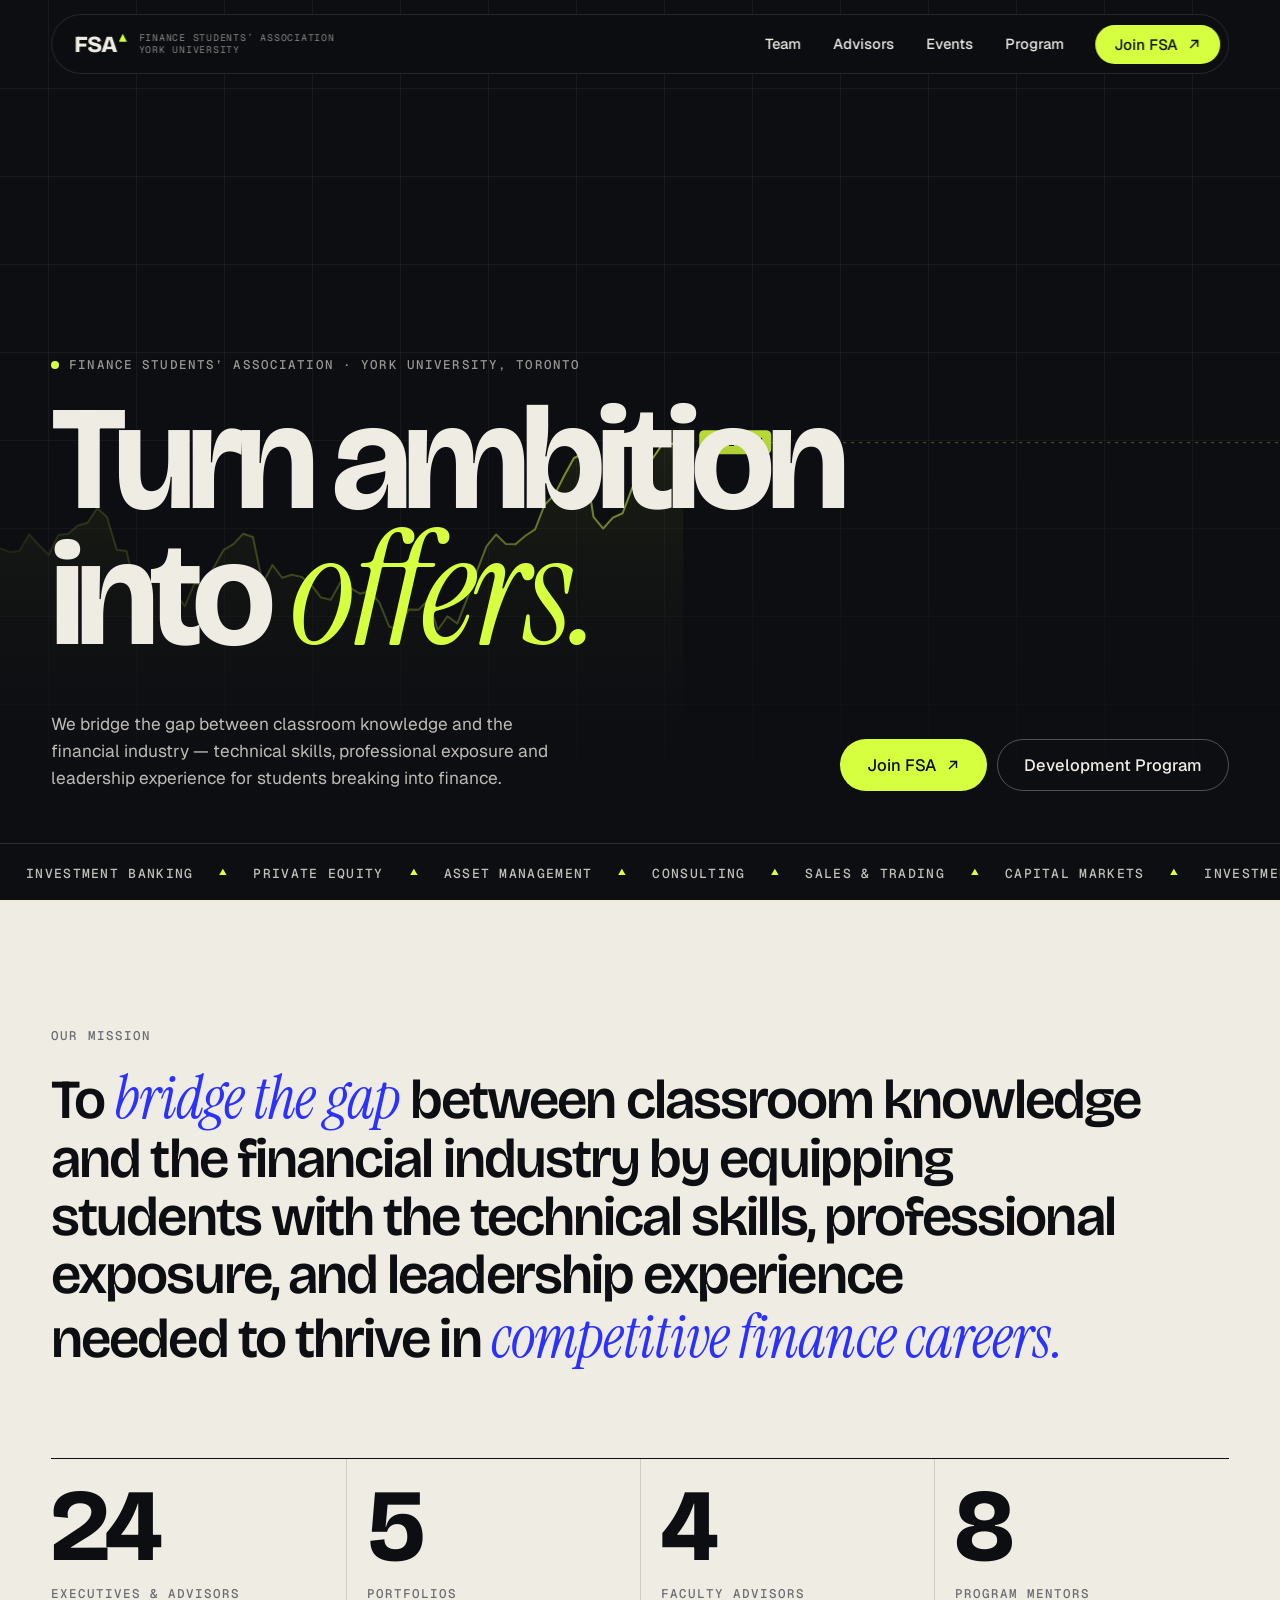
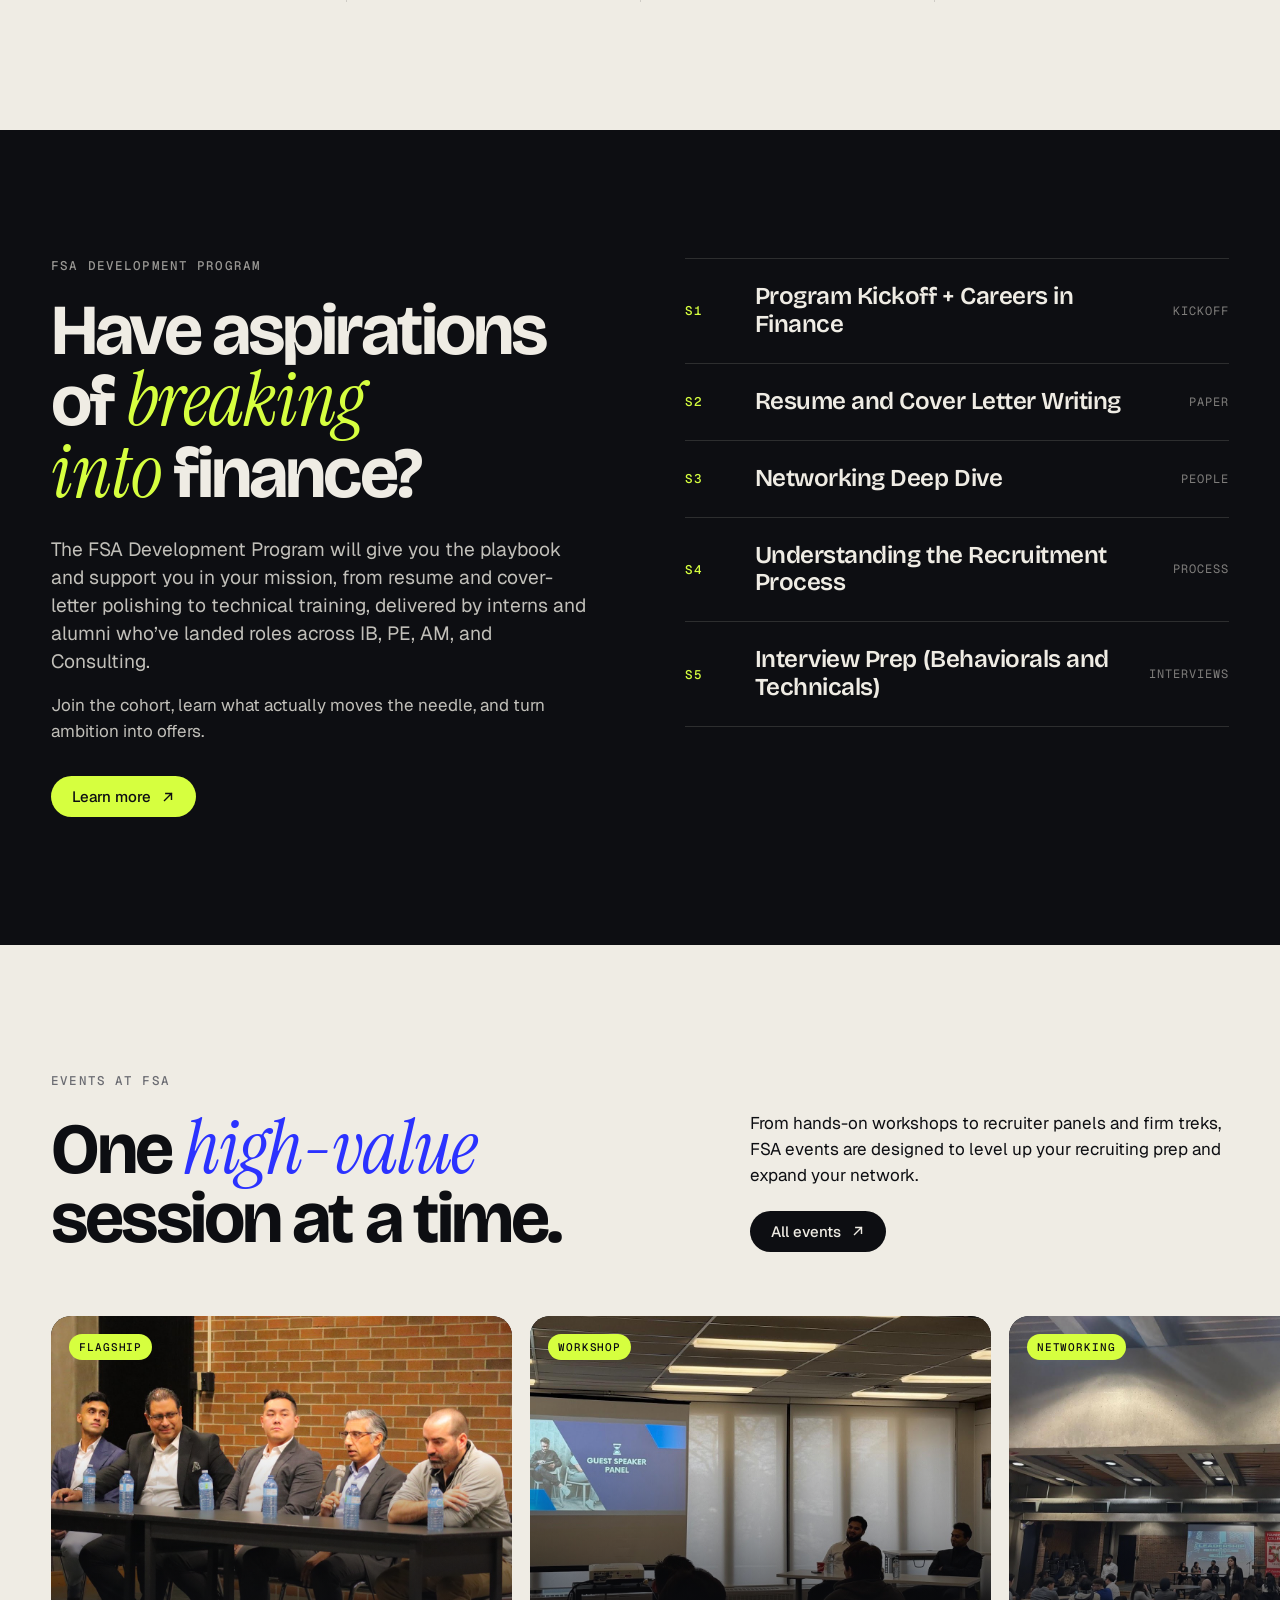
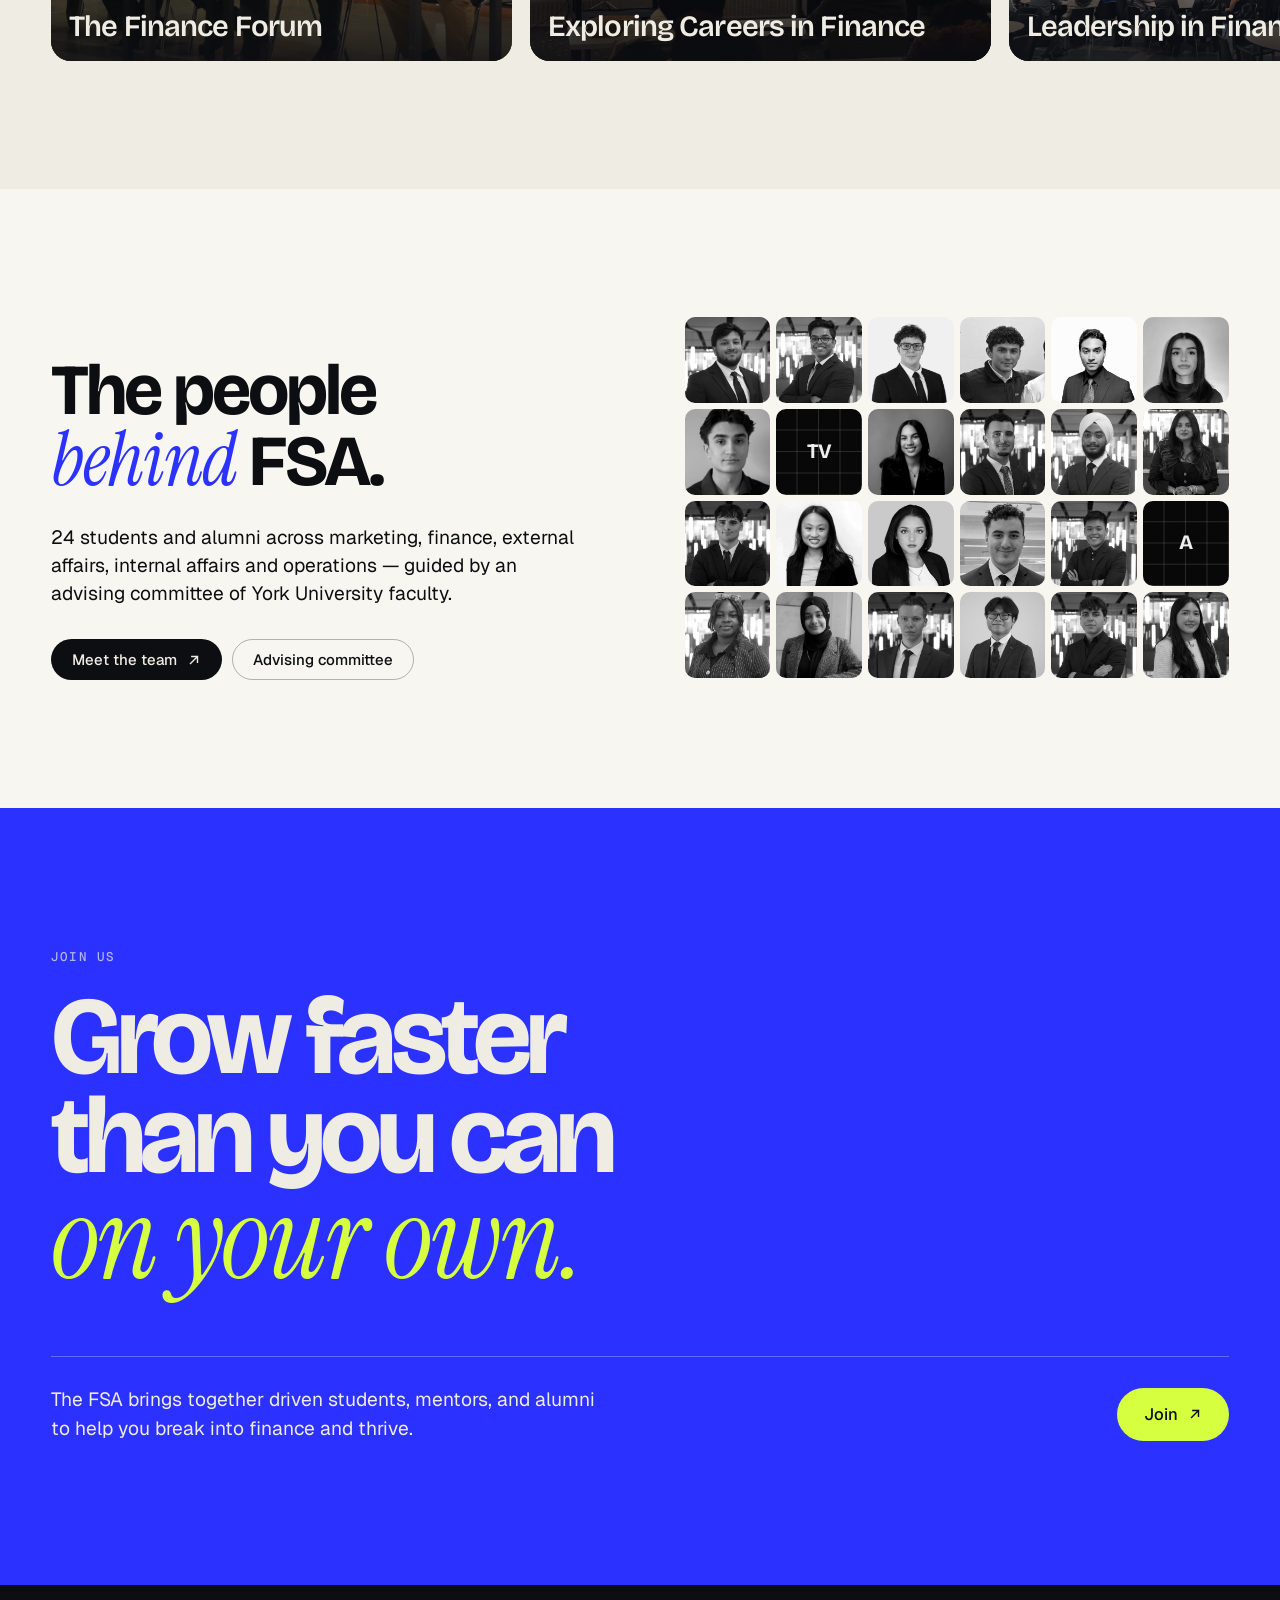
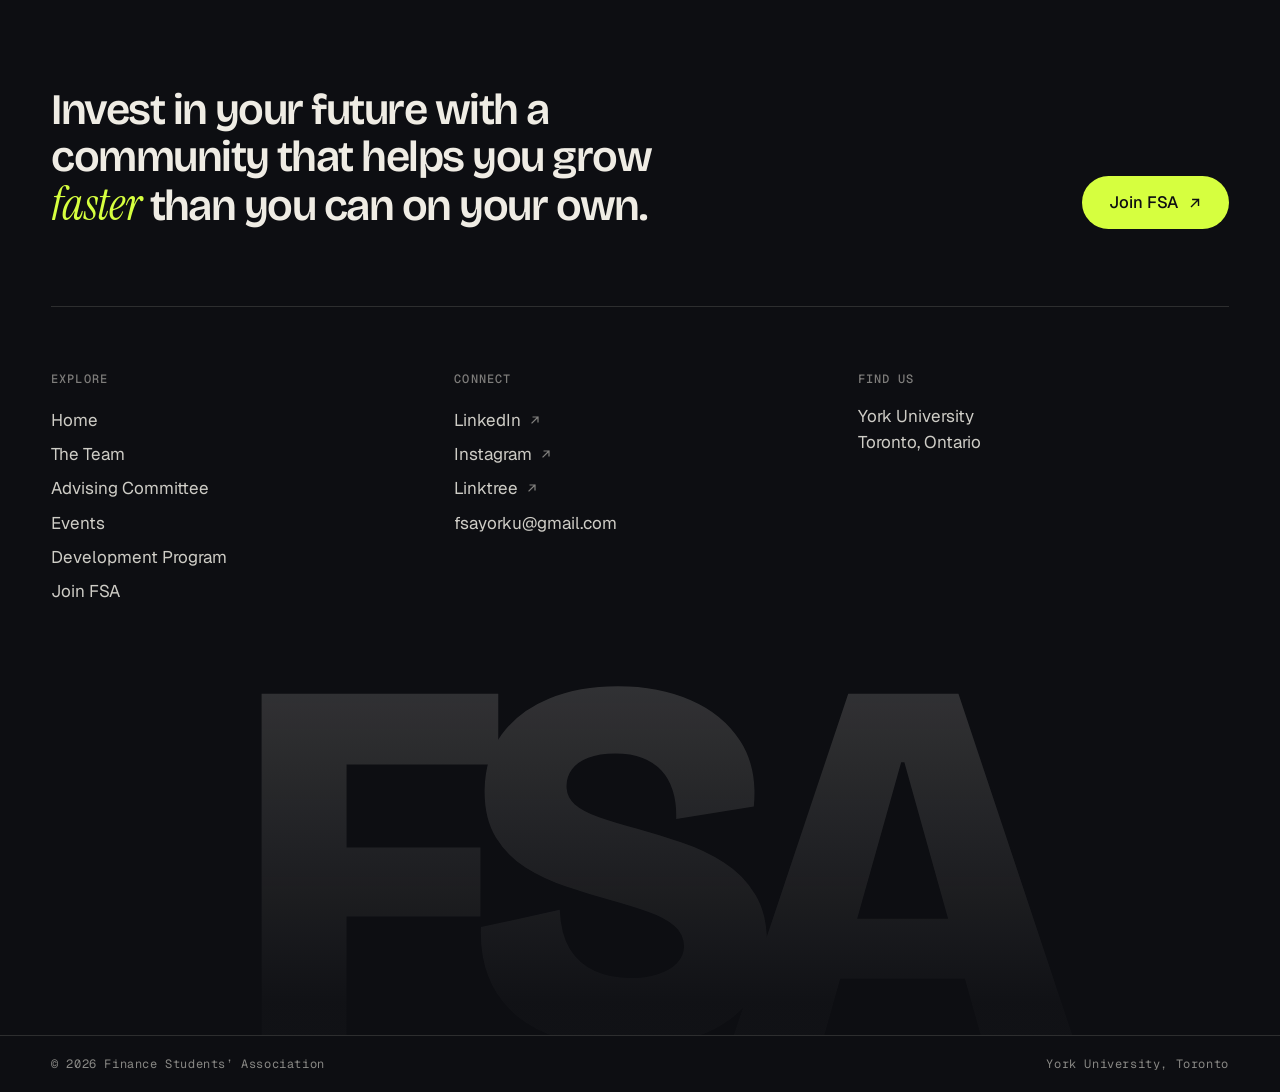
<file: index.html>
<!doctype html>
<html lang="en">
<head>
<meta charset="utf-8">
<meta name="viewport" content="width=device-width, initial-scale=1">
<title>FSA — Finance Students’ Association at York University</title>
<meta name="description" content="To bridge the gap between classroom knowledge and the financial industry by equipping students with the technical skills, professional exposure, and leadership experience needed to thrive in competitive finance careers.">
<meta name="theme-color" content="#0d0e12">
<link rel="icon" href="data:image/svg+xml,%3Csvg xmlns='http://www.w3.org/2000/svg' viewBox='0 0 32 32'%3E%3Crect width='32' height='32' rx='7' fill='%230d0e12'/%3E%3Cpath d='M7 22 13 15l4 4 8-10' fill='none' stroke='%23d6ff3f' stroke-width='3'/%3E%3C/svg%3E">
<link rel="preconnect" href="https://fonts.googleapis.com">
<link rel="preconnect" href="https://fonts.gstatic.com" crossorigin>
<link href="https://fonts.googleapis.com/css2?family=Bricolage+Grotesque:opsz,wght@12..96,400..800&family=Geist:wght@400;500;600&family=Geist+Mono:wght@400;500&family=Instrument+Serif:ital@0;1&display=swap" rel="stylesheet">
<link rel="stylesheet" href="styles.css">
<script>document.documentElement.classList.add('js')</script>
</head>
<body class="page-index">
<a class="skip" href="#main">Skip to content</a>
<header class="nav" id="nav">
  <a class="brand" href="index.html" aria-label="FSA — home"><span class="brand__mark">FSA<i></i></span><span class="brand__sub">Finance Students’ Association<br>York University</span></a>
  <nav class="nav__links" aria-label="Primary">
    <a href="team.html">Team</a><a href="advisors.html">Advisors</a><a href="events.html">Events</a><a href="program.html">Program</a>
  </nav>
  <a class="btn btn--acid nav__cta" href="join.html">Join FSA <svg class="ar" viewBox="0 0 16 16" aria-hidden="true"><path d="M4 12 12 4M5.5 4H12v6.5" fill="none" stroke="currentColor" stroke-width="1.6" stroke-linecap="square"/></svg></a>
  <button class="nav__toggle" aria-expanded="false" aria-controls="menu"><span></span><span></span><b>Menu</b></button>
</header>
<div class="menu" id="menu" hidden>
  <nav aria-label="Mobile">
    <a href="index.html">Home</a>
    <a href="team.html">Team</a><a href="advisors.html">Advisors</a><a href="events.html">Events</a><a href="program.html">Program</a>
    <a href="join.html" class="menu__join">Join FSA <svg class="ar" viewBox="0 0 16 16" aria-hidden="true"><path d="M4 12 12 4M5.5 4H12v6.5" fill="none" stroke="currentColor" stroke-width="1.6" stroke-linecap="square"/></svg></a>
  </nav>
  <p class="menu__foot"><a href="mailto:fsayorku@gmail.com">fsayorku@gmail.com</a> · <a href="https://www.instagram.com/fsayorku/" target="_blank" rel="noopener">Instagram</a> · <a href="https://www.linkedin.com/company/finance-student-association/" target="_blank" rel="noopener">LinkedIn</a></p>
</div>
<main id="main">

<section class="hero">
  <canvas class="hero__chart" id="chart" aria-hidden="true"></canvas>
  <div class="wrap hero__in">
    <p class="kicker"><span class="live"></span>Finance Students’ Association · York University, Toronto</p>
    <h1>Turn ambition<br>into <em>offers.</em></h1>
    <div class="hero__row">
      <p>We bridge the gap between classroom knowledge and the financial industry — technical skills, professional exposure and leadership experience for students breaking into finance.</p>
      <div class="hero__cta">
        <a class="btn btn--acid btn--lg" href="join.html">Join FSA <svg class="ar" viewBox="0 0 16 16" aria-hidden="true"><path d="M4 12 12 4M5.5 4H12v6.5" fill="none" stroke="currentColor" stroke-width="1.6" stroke-linecap="square"/></svg></a>
        <a class="btn btn--line btn--lg" href="program.html">Development Program</a>
      </div>
    </div>
  </div>
  <div class="ticker" aria-hidden="true"><div class="ticker__track"><span>Investment Banking</span><i>▲</i><span>Private Equity</span><i>▲</i><span>Asset Management</span><i>▲</i><span>Consulting</span><i>▲</i><span>Sales &amp; Trading</span><i>▲</i><span>Capital Markets</span><i>▲</i><span>Investment Banking</span><i>▲</i><span>Private Equity</span><i>▲</i><span>Asset Management</span><i>▲</i><span>Consulting</span><i>▲</i><span>Sales &amp; Trading</span><i>▲</i><span>Capital Markets</span><i>▲</i><span>Investment Banking</span><i>▲</i><span>Private Equity</span><i>▲</i><span>Asset Management</span><i>▲</i><span>Consulting</span><i>▲</i><span>Sales &amp; Trading</span><i>▲</i><span>Capital Markets</span><i>▲</i><span>Investment Banking</span><i>▲</i><span>Private Equity</span><i>▲</i><span>Asset Management</span><i>▲</i><span>Consulting</span><i>▲</i><span>Sales &amp; Trading</span><i>▲</i><span>Capital Markets</span><i>▲</i></div></div>
</section>

<section class="sec mission">
  <div class="wrap">
    <p class="kicker rv">Our mission</p>
    <p class="mission__text rv">To <em>bridge the gap</em> between classroom knowledge and the financial industry by equipping students with the technical skills, professional exposure, and leadership experience needed to thrive in <em>competitive finance careers.</em></p>
    <div class="stats"><div class="stat rv"><b data-count="24">24</b><span>Executives &amp; advisors</span></div><div class="stat rv"><b data-count="5">5</b><span>Portfolios</span></div><div class="stat rv"><b data-count="4">4</b><span>Faculty advisors</span></div><div class="stat rv"><b data-count="8">8</b><span>Program mentors</span></div></div>
  </div>
</section>

<section class="sec sec--ink program-teaser">
  <div class="wrap split">
    <div class="split__a">
      <p class="kicker rv">FSA Development Program</p>
      <h2 class="rv">Have aspirations of <em>breaking into</em> finance?</h2>
      <p class="lead rv">The FSA Development Program will give you the playbook and support you in your mission, from resume and cover-letter polishing to technical training, delivered by interns and alumni who’ve landed roles across IB, PE, AM, and Consulting.</p>
      <p class="rv">Join the cohort, learn what actually moves the needle, and turn ambition into offers.</p>
      <a class="btn btn--acid rv" href="program.html">Learn more <svg class="ar" viewBox="0 0 16 16" aria-hidden="true"><path d="M4 12 12 4M5.5 4H12v6.5" fill="none" stroke="currentColor" stroke-width="1.6" stroke-linecap="square"/></svg></a>
    </div>
    <ol class="syl split__b"><li class="rv"><span class="syl__n">S1</span><span class="syl__t">Program Kickoff + Careers in Finance</span><span class="syl__k">Kickoff</span></li><li class="rv"><span class="syl__n">S2</span><span class="syl__t">Resume and Cover Letter Writing</span><span class="syl__k">Paper</span></li><li class="rv"><span class="syl__n">S3</span><span class="syl__t">Networking Deep Dive</span><span class="syl__k">People</span></li><li class="rv"><span class="syl__n">S4</span><span class="syl__t">Understanding the Recruitment Process</span><span class="syl__k">Process</span></li><li class="rv"><span class="syl__n">S5</span><span class="syl__t">Interview Prep (Behaviorals and Technicals)</span><span class="syl__k">Interviews</span></li></ol>
  </div>
</section>

<section class="sec events-teaser">
  <div class="wrap">
    <div class="sec__head">
      <div><p class="kicker rv">Events at FSA</p><h2 class="rv">One <em>high-value</em> session at a time.</h2></div>
      <div class="sec__aside rv"><p>From hands-on workshops to recruiter panels and firm treks, FSA events are designed to level up your recruiting prep and expand your network.</p><a class="btn btn--ink" href="events.html">All events <svg class="ar" viewBox="0 0 16 16" aria-hidden="true"><path d="M4 12 12 4M5.5 4H12v6.5" fill="none" stroke="currentColor" stroke-width="1.6" stroke-linecap="square"/></svg></a></div>
    </div>
  </div>
  <div class="rail"><div class="rail__in"><a class="ecard rv" href="events.html#past"><img src="assets/events/event-1.jpg" alt="" loading="lazy" width="1280" height="960"><span class="tag">Flagship</span><h3>The Finance Forum</h3></a><a class="ecard rv" href="events.html#past"><img src="assets/events/event-2.jpg" alt="" loading="lazy" width="1280" height="960"><span class="tag">Workshop</span><h3>Exploring Careers in Finance</h3></a><a class="ecard rv" href="events.html#past"><img src="assets/events/event-3.jpg" alt="" loading="lazy" width="1280" height="960"><span class="tag">Networking</span><h3>Leadership in Finance</h3></a><a class="ecard rv" href="events.html#past"><img src="assets/events/event-4.jpg" alt="" loading="lazy" width="1280" height="960"><span class="tag">Firm trek</span><h3>FSA × MLSE</h3></a></div></div>
</section>

<section class="sec sec--paper team-teaser">
  <div class="wrap split split--rev">
    <div class="split__a">
      <p class="kicker rv">Executive team 2025 – 2026</p>
      <h2 class="rv">The people <em>behind</em> FSA.</h2>
      <p class="lead rv">24 students and alumni across marketing, finance, external affairs, internal affairs and operations — guided by an advising committee of York University faculty.</p>
      <div class="btns rv"><a class="btn btn--ink" href="team.html">Meet the team <svg class="ar" viewBox="0 0 16 16" aria-hidden="true"><path d="M4 12 12 4M5.5 4H12v6.5" fill="none" stroke="currentColor" stroke-width="1.6" stroke-linecap="square"/></svg></a><a class="btn btn--line-ink" href="advisors.html">Advising committee</a></div>
    </div>
    <a class="faces split__b rv" href="team.html" aria-label="Meet the team"><img src="assets/team/essa-ahmed-ansari.jpg" alt="" loading="lazy" width="160" height="160"><img src="assets/team/davidson-ajay.jpg" alt="" loading="lazy" width="160" height="160"><img src="assets/team/kevin-khanim-mooshy.jpg" alt="" loading="lazy" width="160" height="160"><img src="assets/team/cyrus-naumoski.jpg" alt="" loading="lazy" width="160" height="160"><img src="assets/team/fadil-siddiqui.jpg" alt="" loading="lazy" width="160" height="160"><img src="assets/team/lara-abughazal.jpg" alt="" loading="lazy" width="160" height="160"><img src="assets/team/jaiden-katsoras.jpg" alt="" loading="lazy" width="160" height="160"><span class="mono-tile">TV</span><img src="assets/team/kim-tai-franco.jpg" alt="" loading="lazy" width="160" height="160"><img src="assets/team/adam-jaffar.jpg" alt="" loading="lazy" width="160" height="160"><img src="assets/team/bhuvanjot-arneja.jpg" alt="" loading="lazy" width="160" height="160"><img src="assets/team/reet-sharma.jpg" alt="" loading="lazy" width="160" height="160"><img src="assets/team/vladislav-moisei.jpg" alt="" loading="lazy" width="160" height="160"><img src="assets/team/melissa-lam.jpg" alt="" loading="lazy" width="160" height="160"><img src="assets/team/jahra-islam.jpg" alt="" loading="lazy" width="160" height="160"><img src="assets/team/shervin-maadani.jpg" alt="" loading="lazy" width="160" height="160"><img src="assets/team/brandon.jpg" alt="" loading="lazy" width="160" height="160"><span class="mono-tile">A</span><img src="assets/team/deborah-george-nsoribe.jpg" alt="" loading="lazy" width="160" height="160"><img src="assets/team/nuzaira-aruba-azad.jpg" alt="" loading="lazy" width="160" height="160"><img src="assets/team/vladsylav-kalnauz.jpg" alt="" loading="lazy" width="160" height="160"><img src="assets/team/hangthirith-tek.jpg" alt="" loading="lazy" width="160" height="160"><img src="assets/team/michael-di-luca.jpg" alt="" loading="lazy" width="160" height="160"><img src="assets/team/tabish-mohamad-hashram.jpg" alt="" loading="lazy" width="160" height="160"></a>
  </div>
</section>

<section class="join-band">
  <div class="wrap">
    <p class="kicker rv">Join us</p>
    <h2 class="rv">Grow faster than you can <em>on your own.</em></h2>
    <div class="join-band__row rv">
      <p>The FSA brings together driven students, mentors, and alumni to help you break into finance and thrive.</p>
      <a class="btn btn--acid btn--lg" href="join.html">Join <svg class="ar" viewBox="0 0 16 16" aria-hidden="true"><path d="M4 12 12 4M5.5 4H12v6.5" fill="none" stroke="currentColor" stroke-width="1.6" stroke-linecap="square"/></svg></a>
    </div>
  </div>
</section>
</main>
<footer class="foot">
  <div class="wrap">
    <div class="foot__top">
      <p class="foot__pitch">Invest in your future with a community that helps you grow <em>faster</em> than you can on your own.</p>
      <a class="btn btn--acid btn--lg" href="join.html">Join FSA <svg class="ar" viewBox="0 0 16 16" aria-hidden="true"><path d="M4 12 12 4M5.5 4H12v6.5" fill="none" stroke="currentColor" stroke-width="1.6" stroke-linecap="square"/></svg></a>
    </div>
    <div class="foot__cols">
      <div><h4>Explore</h4><a href="index.html">Home</a><a href="team.html">The Team</a><a href="advisors.html">Advising Committee</a><a href="events.html">Events</a><a href="program.html">Development Program</a><a href="join.html">Join FSA</a></div>
      <div><h4>Connect</h4><a href="https://www.linkedin.com/company/finance-student-association/" target="_blank" rel="noopener">LinkedIn <svg class="ar" viewBox="0 0 16 16" aria-hidden="true"><path d="M4 12 12 4M5.5 4H12v6.5" fill="none" stroke="currentColor" stroke-width="1.6" stroke-linecap="square"/></svg></a><a href="https://www.instagram.com/fsayorku/" target="_blank" rel="noopener">Instagram <svg class="ar" viewBox="0 0 16 16" aria-hidden="true"><path d="M4 12 12 4M5.5 4H12v6.5" fill="none" stroke="currentColor" stroke-width="1.6" stroke-linecap="square"/></svg></a><a href="https://linktr.ee/FSAYU" target="_blank" rel="noopener">Linktree <svg class="ar" viewBox="0 0 16 16" aria-hidden="true"><path d="M4 12 12 4M5.5 4H12v6.5" fill="none" stroke="currentColor" stroke-width="1.6" stroke-linecap="square"/></svg></a><a href="mailto:fsayorku@gmail.com">fsayorku@gmail.com</a></div>
      <div><h4>Find us</h4><p>York University<br>Toronto, Ontario</p></div>
    </div>
  </div>
  <div class="foot__mark" aria-hidden="true">FSA</div>
  <div class="wrap foot__base"><span>© <span data-year>2026</span> Finance Students’ Association</span><span>York University, Toronto</span></div>
</footer>
<script src="script.js" defer></script>
</body>
</html>
</file>
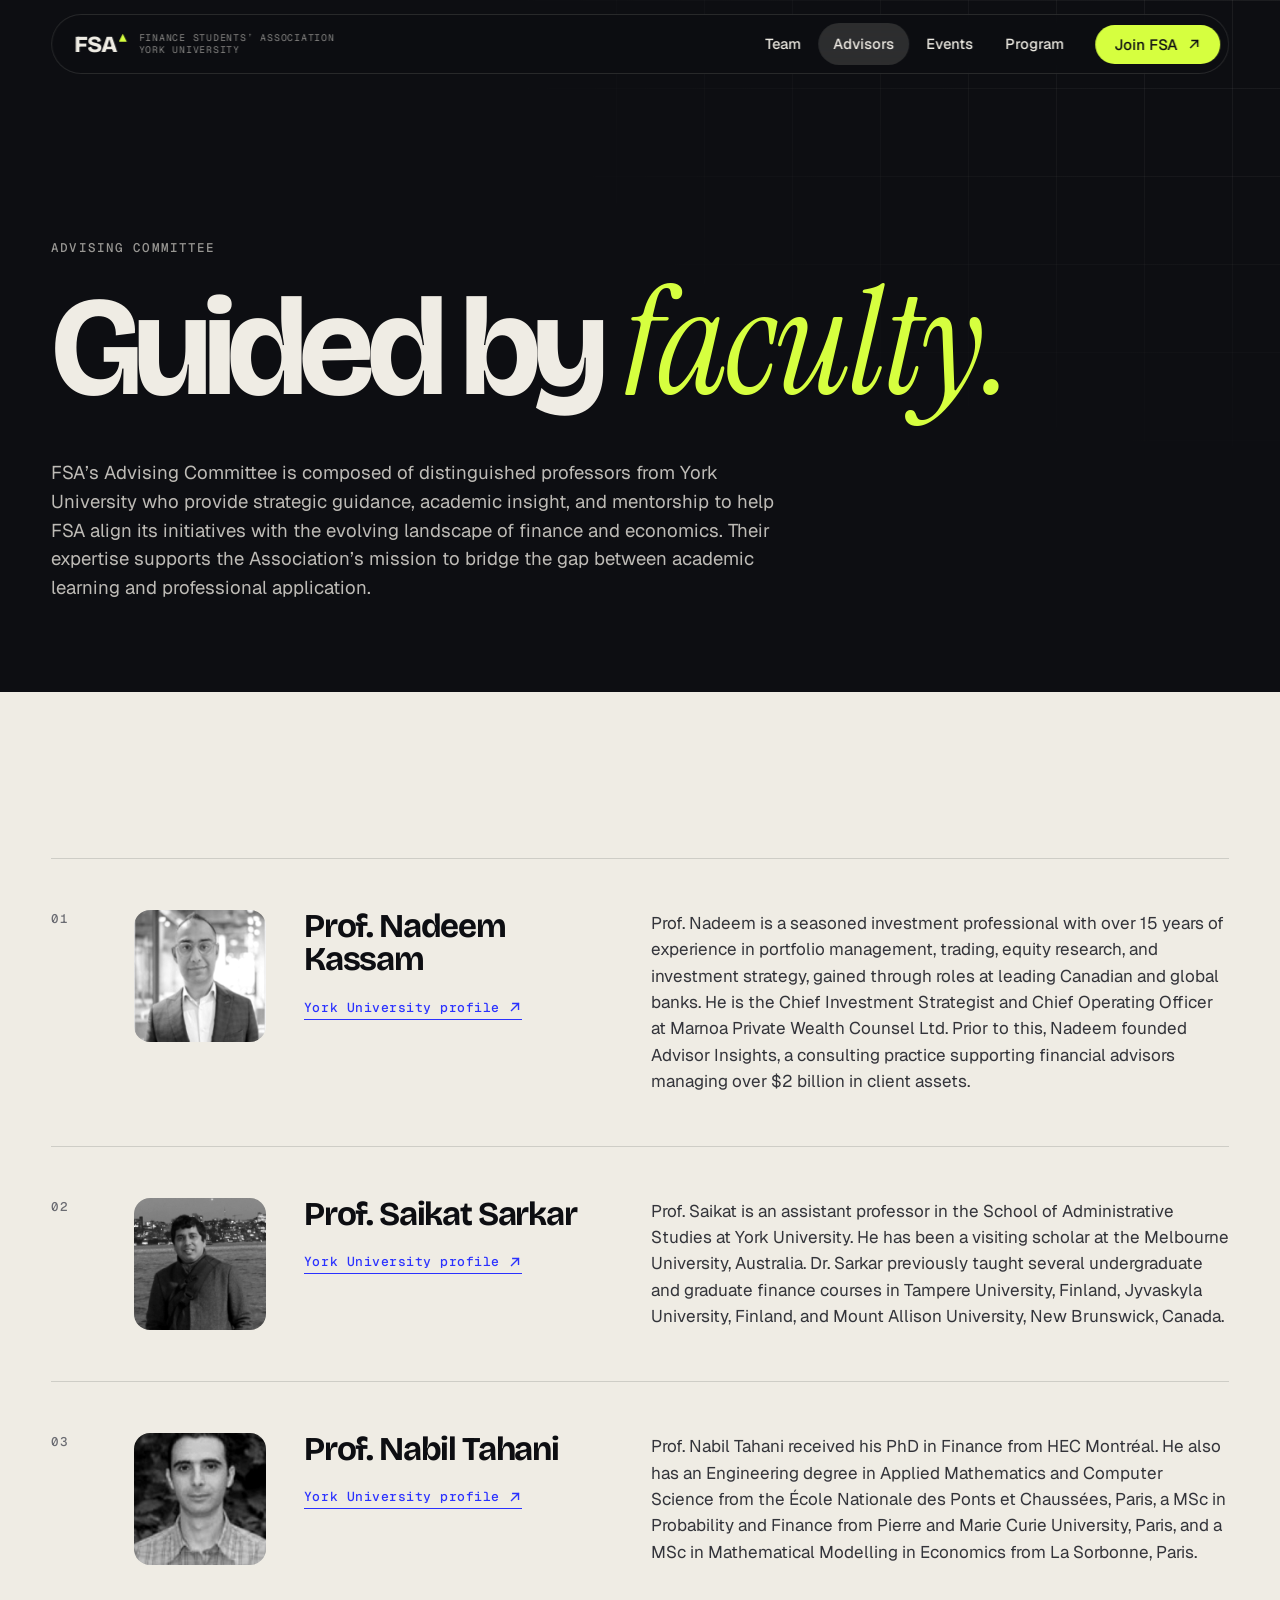
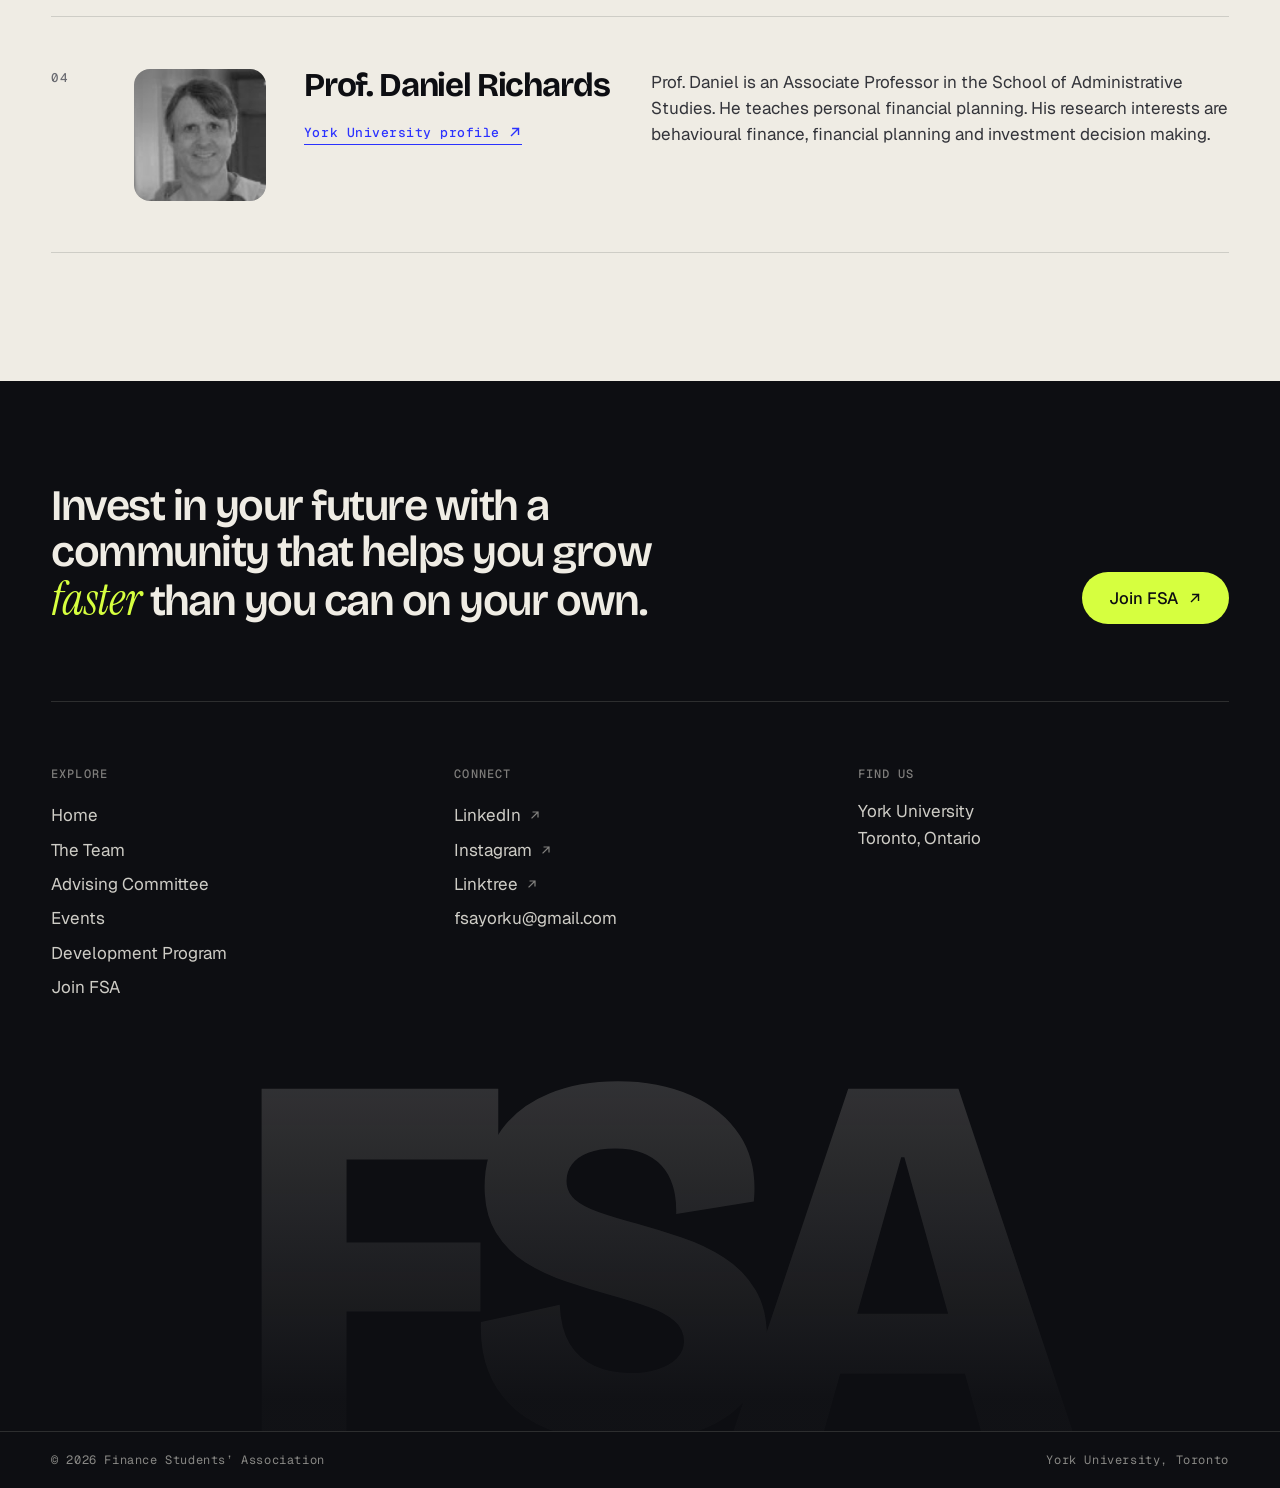
<file: advisors.html>
<!doctype html>
<html lang="en">
<head>
<meta charset="utf-8">
<meta name="viewport" content="width=device-width, initial-scale=1">
<title>Advising Committee — FSA York University</title>
<meta name="description" content="FSA&#x27;s Advising Committee of York University professors.">
<meta name="theme-color" content="#0d0e12">
<link rel="icon" href="data:image/svg+xml,%3Csvg xmlns='http://www.w3.org/2000/svg' viewBox='0 0 32 32'%3E%3Crect width='32' height='32' rx='7' fill='%230d0e12'/%3E%3Cpath d='M7 22 13 15l4 4 8-10' fill='none' stroke='%23d6ff3f' stroke-width='3'/%3E%3C/svg%3E">
<link rel="preconnect" href="https://fonts.googleapis.com">
<link rel="preconnect" href="https://fonts.gstatic.com" crossorigin>
<link href="https://fonts.googleapis.com/css2?family=Bricolage+Grotesque:opsz,wght@12..96,400..800&family=Geist:wght@400;500;600&family=Geist+Mono:wght@400;500&family=Instrument+Serif:ital@0;1&display=swap" rel="stylesheet">
<link rel="stylesheet" href="styles.css">
<script>document.documentElement.classList.add('js')</script>
</head>
<body class="page-advisors">
<a class="skip" href="#main">Skip to content</a>
<header class="nav" id="nav">
  <a class="brand" href="index.html" aria-label="FSA — home"><span class="brand__mark">FSA<i></i></span><span class="brand__sub">Finance Students’ Association<br>York University</span></a>
  <nav class="nav__links" aria-label="Primary">
    <a href="team.html">Team</a><a href="advisors.html" aria-current=page>Advisors</a><a href="events.html">Events</a><a href="program.html">Program</a>
  </nav>
  <a class="btn btn--acid nav__cta" href="join.html">Join FSA <svg class="ar" viewBox="0 0 16 16" aria-hidden="true"><path d="M4 12 12 4M5.5 4H12v6.5" fill="none" stroke="currentColor" stroke-width="1.6" stroke-linecap="square"/></svg></a>
  <button class="nav__toggle" aria-expanded="false" aria-controls="menu"><span></span><span></span><b>Menu</b></button>
</header>
<div class="menu" id="menu" hidden>
  <nav aria-label="Mobile">
    <a href="index.html">Home</a>
    <a href="team.html">Team</a><a href="advisors.html">Advisors</a><a href="events.html">Events</a><a href="program.html">Program</a>
    <a href="join.html" class="menu__join">Join FSA <svg class="ar" viewBox="0 0 16 16" aria-hidden="true"><path d="M4 12 12 4M5.5 4H12v6.5" fill="none" stroke="currentColor" stroke-width="1.6" stroke-linecap="square"/></svg></a>
  </nav>
  <p class="menu__foot"><a href="mailto:fsayorku@gmail.com">fsayorku@gmail.com</a> · <a href="https://www.instagram.com/fsayorku/" target="_blank" rel="noopener">Instagram</a> · <a href="https://www.linkedin.com/company/finance-student-association/" target="_blank" rel="noopener">LinkedIn</a></p>
</div>
<main id="main">
<section class="phero">
  <div class="wrap">
    <p class="kicker rv">Advising committee</p>
    <h1 class="rv">Guided by <em>faculty.</em></h1>
    <p class="phero__intro rv">FSA’s Advising Committee is composed of distinguished professors from York University who provide strategic guidance, academic insight, and mentorship to help FSA align its initiatives with the evolving landscape of finance and economics. Their expertise supports the Association’s mission to bridge the gap between academic learning and professional application.</p>
  </div>
</section>

<section class="sec">
  <div class="wrap">
    <p class="kicker rv">The committee members</p>
    <div class="profs"><article class="prof rv">
  <span class="idx">01</span>
  <img src="assets/advisors/prof-nadeem-kassam.jpg" alt="Prof. Nadeem Kassam" loading="lazy" width="640" height="640">
  <div class="prof__name"><h2>Prof. Nadeem Kassam</h2><a class="tlink" href="https://www.yorku.ca/laps/connections-mentor/nadeem-kassam/" target="_blank" rel="noopener">York University profile <svg class="ar" viewBox="0 0 16 16" aria-hidden="true"><path d="M4 12 12 4M5.5 4H12v6.5" fill="none" stroke="currentColor" stroke-width="1.6" stroke-linecap="square"/></svg></a></div>
  <p class="prof__bio">Prof. Nadeem is a seasoned investment professional with over 15 years of experience in portfolio management, trading, equity research, and investment strategy, gained through roles at leading Canadian and global banks. He is the Chief Investment Strategist and Chief Operating Officer at Marnoa Private Wealth Counsel Ltd. Prior to this, Nadeem founded Advisor Insights, a consulting practice supporting financial advisors managing over $2 billion in client assets.</p>
</article>
<article class="prof rv">
  <span class="idx">02</span>
  <img src="assets/advisors/prof-saikat-sarkar.jpg" alt="Prof. Saikat Sarkar" loading="lazy" width="640" height="640">
  <div class="prof__name"><h2>Prof. Saikat Sarkar</h2><a class="tlink" href="https://profiles.laps.yorku.ca/profiles/sarkars/" target="_blank" rel="noopener">York University profile <svg class="ar" viewBox="0 0 16 16" aria-hidden="true"><path d="M4 12 12 4M5.5 4H12v6.5" fill="none" stroke="currentColor" stroke-width="1.6" stroke-linecap="square"/></svg></a></div>
  <p class="prof__bio">Prof. Saikat is an assistant professor in the School of Administrative Studies at York University. He has been a visiting scholar at the Melbourne University, Australia. Dr. Sarkar previously taught several undergraduate and graduate finance courses in Tampere University, Finland, Jyvaskyla University, Finland, and Mount Allison University, New Brunswick, Canada.</p>
</article>
<article class="prof rv">
  <span class="idx">03</span>
  <img src="assets/advisors/prof-nabil-tahani.jpg" alt="Prof. Nabil Tahani" loading="lazy" width="640" height="640">
  <div class="prof__name"><h2>Prof. Nabil Tahani</h2><a class="tlink" href="https://profiles.laps.yorku.ca/profiles/ntahani/" target="_blank" rel="noopener">York University profile <svg class="ar" viewBox="0 0 16 16" aria-hidden="true"><path d="M4 12 12 4M5.5 4H12v6.5" fill="none" stroke="currentColor" stroke-width="1.6" stroke-linecap="square"/></svg></a></div>
  <p class="prof__bio">Prof. Nabil Tahani received his PhD in Finance from HEC Montréal. He also has an Engineering degree in Applied Mathematics and Computer Science from the École Nationale des Ponts et Chaussées, Paris, a MSc in Probability and Finance from Pierre and Marie Curie University, Paris, and a MSc in Mathematical Modelling in Economics from La Sorbonne, Paris.</p>
</article>
<article class="prof rv">
  <span class="idx">04</span>
  <img src="assets/advisors/prof-daniel-richards.jpg" alt="Prof. Daniel Richards" loading="lazy" width="640" height="640">
  <div class="prof__name"><h2>Prof. Daniel Richards</h2><a class="tlink" href="https://profiles.laps.yorku.ca/profiles/danwrich/" target="_blank" rel="noopener">York University profile <svg class="ar" viewBox="0 0 16 16" aria-hidden="true"><path d="M4 12 12 4M5.5 4H12v6.5" fill="none" stroke="currentColor" stroke-width="1.6" stroke-linecap="square"/></svg></a></div>
  <p class="prof__bio">Prof. Daniel is an Associate Professor in the School of Administrative Studies. He teaches personal financial planning. His research interests are behavioural finance, financial planning and investment decision making.</p>
</article>
</div>
  </div>
</section>
</main>
<footer class="foot">
  <div class="wrap">
    <div class="foot__top">
      <p class="foot__pitch">Invest in your future with a community that helps you grow <em>faster</em> than you can on your own.</p>
      <a class="btn btn--acid btn--lg" href="join.html">Join FSA <svg class="ar" viewBox="0 0 16 16" aria-hidden="true"><path d="M4 12 12 4M5.5 4H12v6.5" fill="none" stroke="currentColor" stroke-width="1.6" stroke-linecap="square"/></svg></a>
    </div>
    <div class="foot__cols">
      <div><h4>Explore</h4><a href="index.html">Home</a><a href="team.html">The Team</a><a href="advisors.html">Advising Committee</a><a href="events.html">Events</a><a href="program.html">Development Program</a><a href="join.html">Join FSA</a></div>
      <div><h4>Connect</h4><a href="https://www.linkedin.com/company/finance-student-association/" target="_blank" rel="noopener">LinkedIn <svg class="ar" viewBox="0 0 16 16" aria-hidden="true"><path d="M4 12 12 4M5.5 4H12v6.5" fill="none" stroke="currentColor" stroke-width="1.6" stroke-linecap="square"/></svg></a><a href="https://www.instagram.com/fsayorku/" target="_blank" rel="noopener">Instagram <svg class="ar" viewBox="0 0 16 16" aria-hidden="true"><path d="M4 12 12 4M5.5 4H12v6.5" fill="none" stroke="currentColor" stroke-width="1.6" stroke-linecap="square"/></svg></a><a href="https://linktr.ee/FSAYU" target="_blank" rel="noopener">Linktree <svg class="ar" viewBox="0 0 16 16" aria-hidden="true"><path d="M4 12 12 4M5.5 4H12v6.5" fill="none" stroke="currentColor" stroke-width="1.6" stroke-linecap="square"/></svg></a><a href="mailto:fsayorku@gmail.com">fsayorku@gmail.com</a></div>
      <div><h4>Find us</h4><p>York University<br>Toronto, Ontario</p></div>
    </div>
  </div>
  <div class="foot__mark" aria-hidden="true">FSA</div>
  <div class="wrap foot__base"><span>© <span data-year>2026</span> Finance Students’ Association</span><span>York University, Toronto</span></div>
</footer>
<script src="script.js" defer></script>
</body>
</html>
</file>
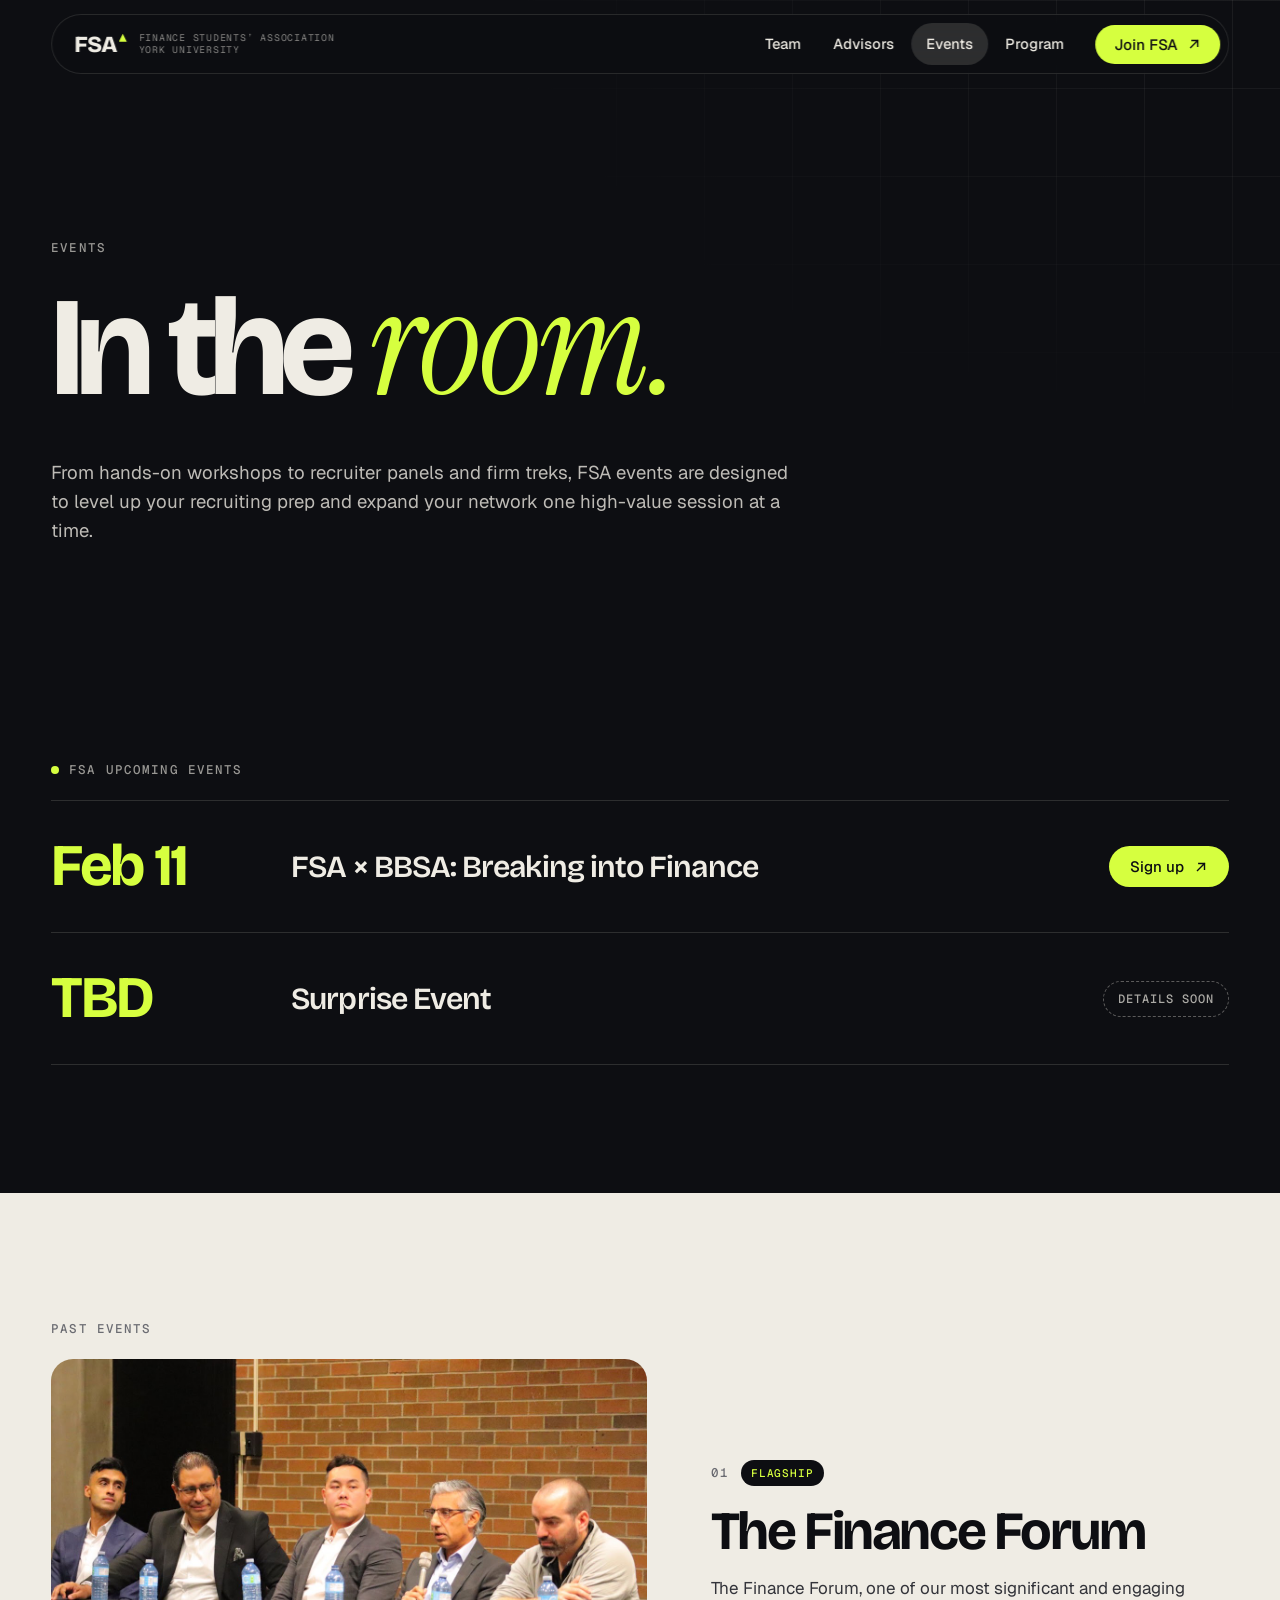
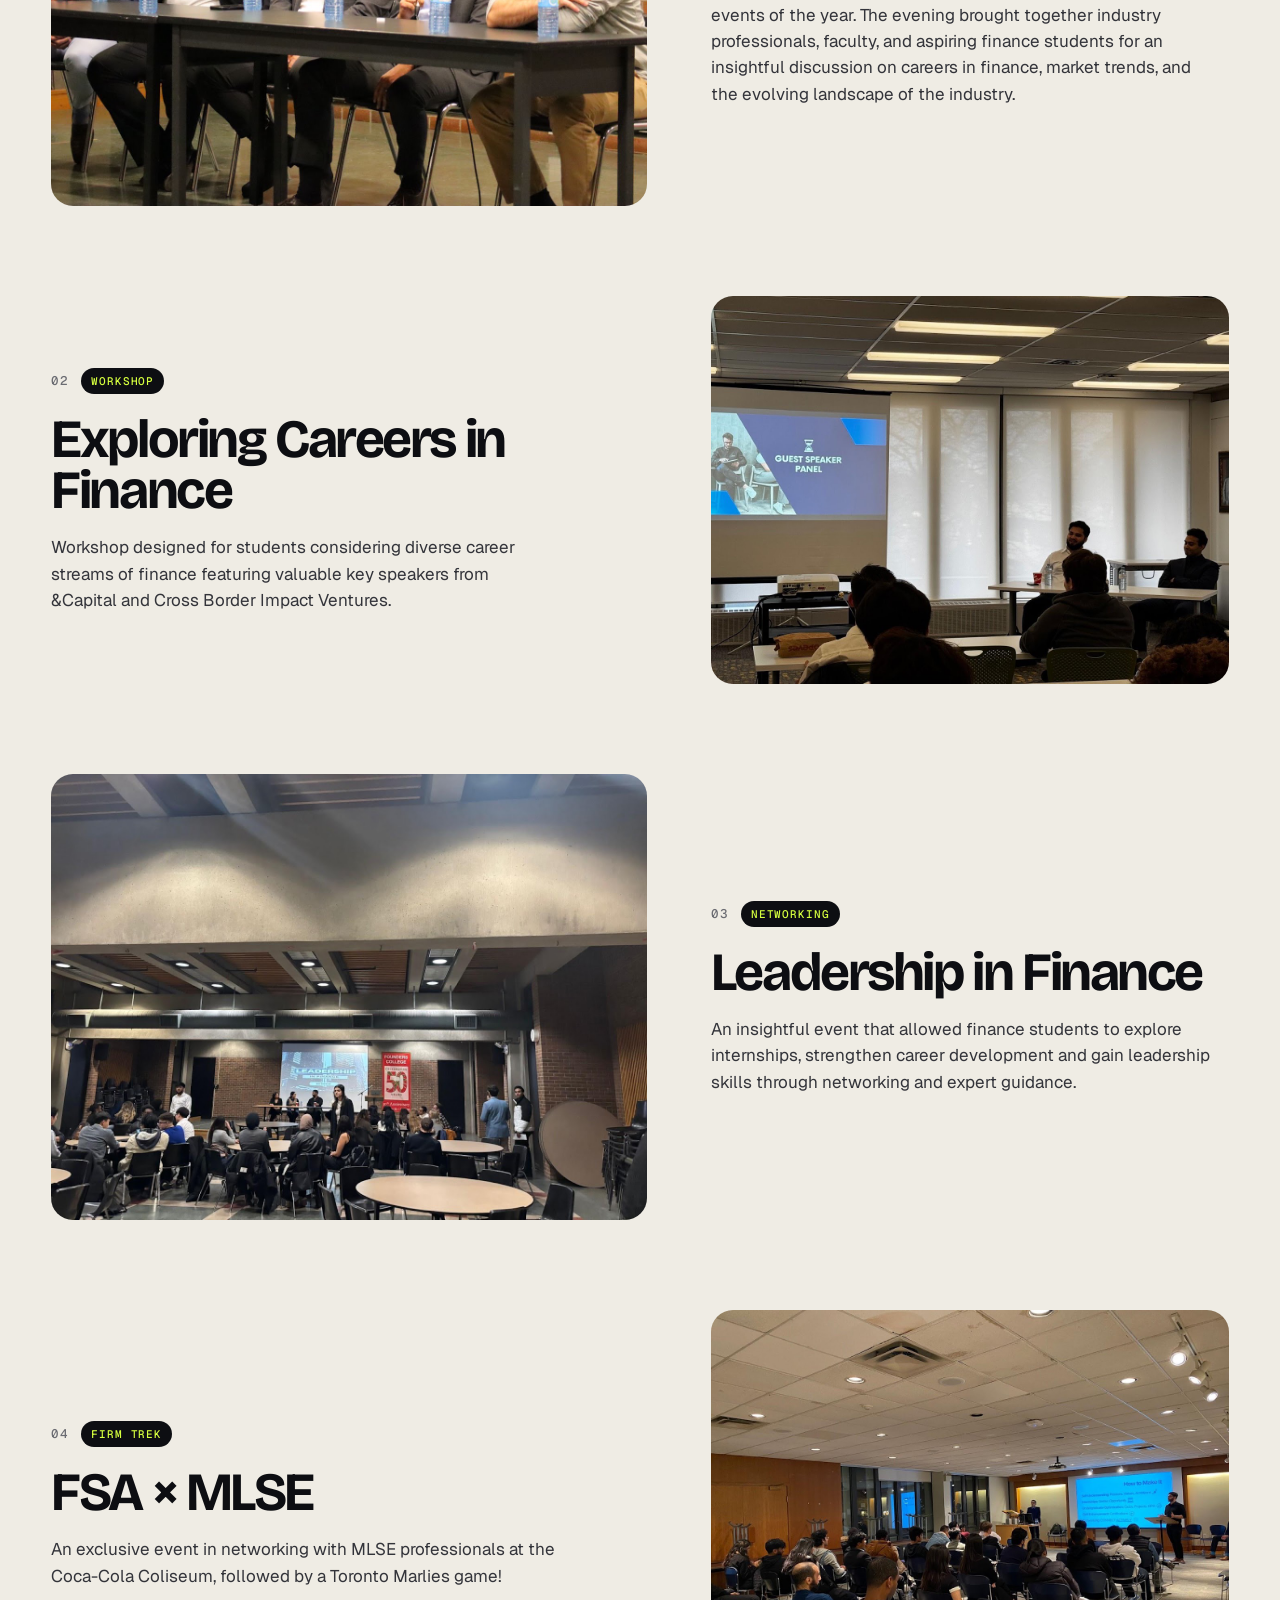
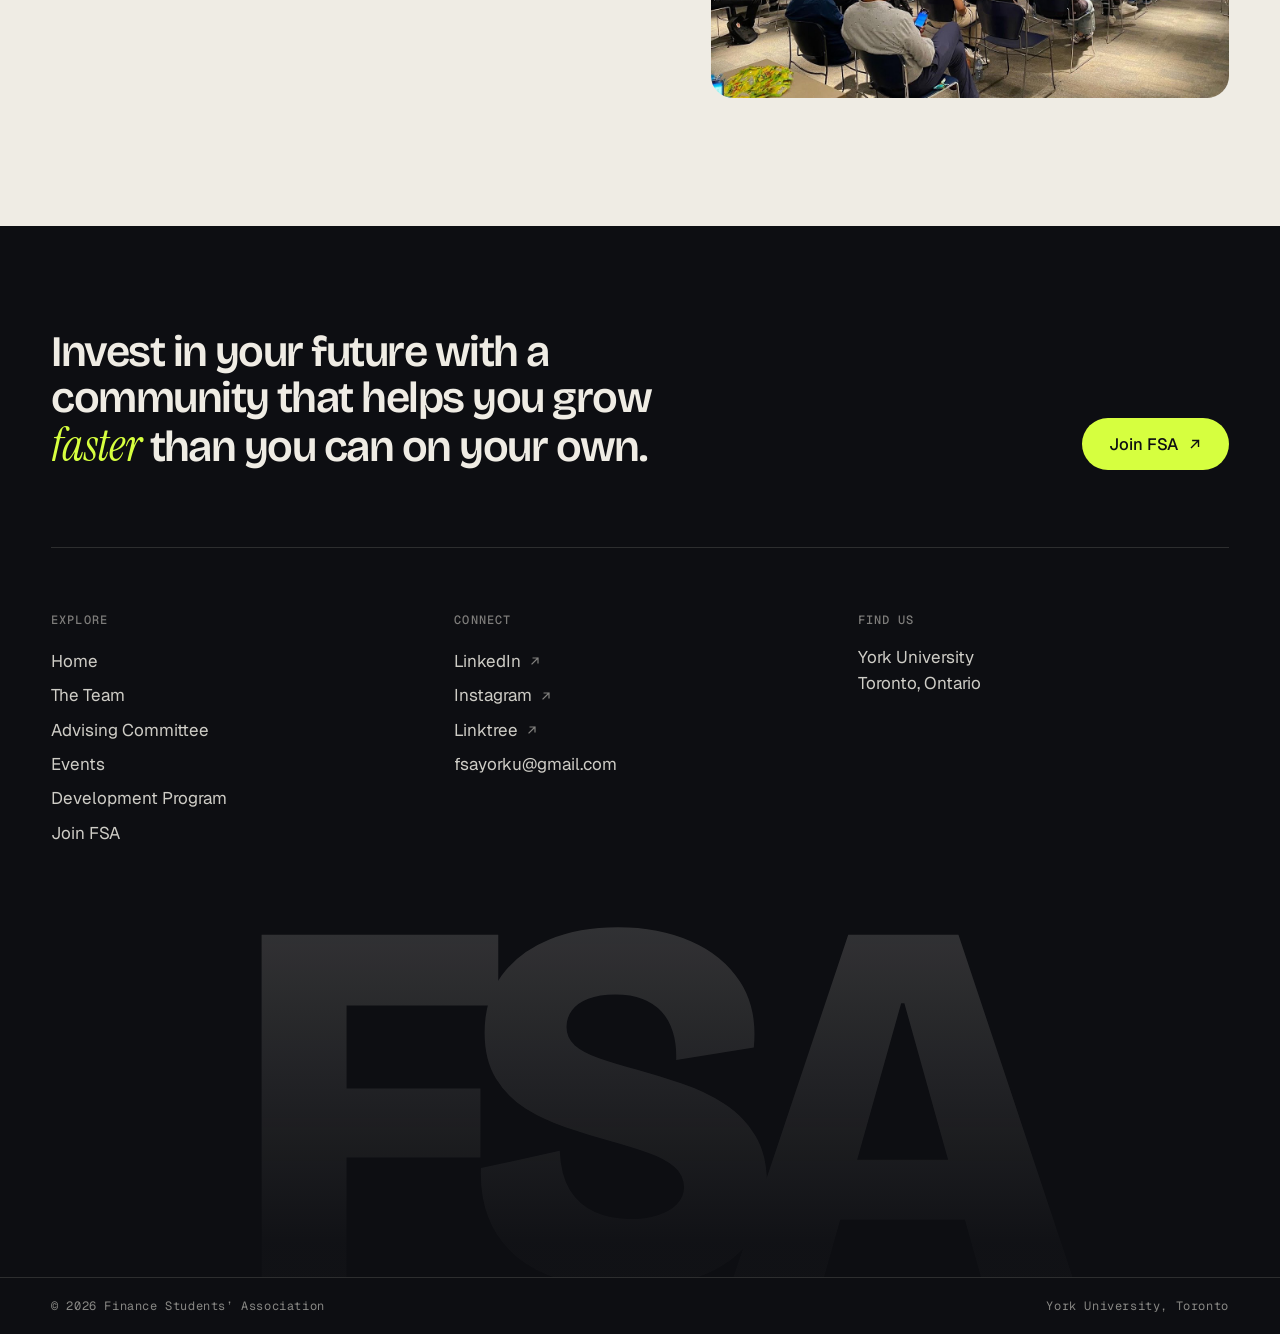
<file: events.html>
<!doctype html>
<html lang="en">
<head>
<meta charset="utf-8">
<meta name="viewport" content="width=device-width, initial-scale=1">
<title>Events — FSA York University</title>
<meta name="description" content="Workshops, recruiter panels and firm treks from the Finance Students&#x27; Association.">
<meta name="theme-color" content="#0d0e12">
<link rel="icon" href="data:image/svg+xml,%3Csvg xmlns='http://www.w3.org/2000/svg' viewBox='0 0 32 32'%3E%3Crect width='32' height='32' rx='7' fill='%230d0e12'/%3E%3Cpath d='M7 22 13 15l4 4 8-10' fill='none' stroke='%23d6ff3f' stroke-width='3'/%3E%3C/svg%3E">
<link rel="preconnect" href="https://fonts.googleapis.com">
<link rel="preconnect" href="https://fonts.gstatic.com" crossorigin>
<link href="https://fonts.googleapis.com/css2?family=Bricolage+Grotesque:opsz,wght@12..96,400..800&family=Geist:wght@400;500;600&family=Geist+Mono:wght@400;500&family=Instrument+Serif:ital@0;1&display=swap" rel="stylesheet">
<link rel="stylesheet" href="styles.css">
<script>document.documentElement.classList.add('js')</script>
</head>
<body class="page-events">
<a class="skip" href="#main">Skip to content</a>
<header class="nav" id="nav">
  <a class="brand" href="index.html" aria-label="FSA — home"><span class="brand__mark">FSA<i></i></span><span class="brand__sub">Finance Students’ Association<br>York University</span></a>
  <nav class="nav__links" aria-label="Primary">
    <a href="team.html">Team</a><a href="advisors.html">Advisors</a><a href="events.html" aria-current=page>Events</a><a href="program.html">Program</a>
  </nav>
  <a class="btn btn--acid nav__cta" href="join.html">Join FSA <svg class="ar" viewBox="0 0 16 16" aria-hidden="true"><path d="M4 12 12 4M5.5 4H12v6.5" fill="none" stroke="currentColor" stroke-width="1.6" stroke-linecap="square"/></svg></a>
  <button class="nav__toggle" aria-expanded="false" aria-controls="menu"><span></span><span></span><b>Menu</b></button>
</header>
<div class="menu" id="menu" hidden>
  <nav aria-label="Mobile">
    <a href="index.html">Home</a>
    <a href="team.html">Team</a><a href="advisors.html">Advisors</a><a href="events.html">Events</a><a href="program.html">Program</a>
    <a href="join.html" class="menu__join">Join FSA <svg class="ar" viewBox="0 0 16 16" aria-hidden="true"><path d="M4 12 12 4M5.5 4H12v6.5" fill="none" stroke="currentColor" stroke-width="1.6" stroke-linecap="square"/></svg></a>
  </nav>
  <p class="menu__foot"><a href="mailto:fsayorku@gmail.com">fsayorku@gmail.com</a> · <a href="https://www.instagram.com/fsayorku/" target="_blank" rel="noopener">Instagram</a> · <a href="https://www.linkedin.com/company/finance-student-association/" target="_blank" rel="noopener">LinkedIn</a></p>
</div>
<main id="main">
<section class="phero">
  <div class="wrap">
    <p class="kicker rv">Events</p>
    <h1 class="rv">In the <em>room.</em></h1>
    <p class="phero__intro rv">From hands-on workshops to recruiter panels and firm treks, FSA events are designed to level up your recruiting prep and expand your network one high-value session at a time.</p>
  </div>
</section>

<section class="sec sec--ink upcoming">
  <div class="wrap">
    <p class="kicker rv"><span class="live"></span>FSA upcoming events</p>
    <ul class="up"><li class="rv"><span class="up__date">Feb 11</span><h3>FSA × BBSA: Breaking into Finance</h3><a class="btn btn--acid" href="https://linktr.ee/FSAYU" target="_blank" rel="noopener">Sign up <svg class="ar" viewBox="0 0 16 16" aria-hidden="true"><path d="M4 12 12 4M5.5 4H12v6.5" fill="none" stroke="currentColor" stroke-width="1.6" stroke-linecap="square"/></svg></a></li><li class="rv"><span class="up__date">TBD</span><h3>Surprise Event</h3><span class="chip">Details soon</span></li></ul>
  </div>
</section>
<section class="sec" id="past">
  <div class="wrap">
    <p class="kicker rv">Past events</p>
    <div class="pevents"><article class="pevent rv">
  <figure><img src="assets/events/event-1.jpg" alt="The Finance Forum" loading="lazy" width="1280" height="960"></figure>
  <div><span class="idx">01</span><span class="tag tag--ink">Flagship</span><h3>The Finance Forum</h3><p>The Finance Forum, one of our most significant and engaging events of the year. The evening brought together industry professionals, faculty, and aspiring finance students for an insightful discussion on careers in finance, market trends, and the evolving landscape of the industry.</p></div>
</article>
<article class="pevent rv">
  <figure><img src="assets/events/event-2.jpg" alt="Exploring Careers in Finance" loading="lazy" width="1280" height="960"></figure>
  <div><span class="idx">02</span><span class="tag tag--ink">Workshop</span><h3>Exploring Careers in Finance</h3><p>Workshop designed for students considering diverse career streams of finance featuring valuable key speakers from &amp;Capital and Cross Border Impact Ventures.</p></div>
</article>
<article class="pevent rv">
  <figure><img src="assets/events/event-3.jpg" alt="Leadership in Finance" loading="lazy" width="1280" height="960"></figure>
  <div><span class="idx">03</span><span class="tag tag--ink">Networking</span><h3>Leadership in Finance</h3><p>An insightful event that allowed finance students to explore internships, strengthen career development and gain leadership skills through networking and expert guidance.</p></div>
</article>
<article class="pevent rv">
  <figure><img src="assets/events/event-4.jpg" alt="FSA × MLSE" loading="lazy" width="1280" height="960"></figure>
  <div><span class="idx">04</span><span class="tag tag--ink">Firm trek</span><h3>FSA × MLSE</h3><p>An exclusive event in networking with MLSE professionals at the Coca-Cola Coliseum, followed by a Toronto Marlies game!</p></div>
</article>
</div>
  </div>
</section>
</main>
<footer class="foot">
  <div class="wrap">
    <div class="foot__top">
      <p class="foot__pitch">Invest in your future with a community that helps you grow <em>faster</em> than you can on your own.</p>
      <a class="btn btn--acid btn--lg" href="join.html">Join FSA <svg class="ar" viewBox="0 0 16 16" aria-hidden="true"><path d="M4 12 12 4M5.5 4H12v6.5" fill="none" stroke="currentColor" stroke-width="1.6" stroke-linecap="square"/></svg></a>
    </div>
    <div class="foot__cols">
      <div><h4>Explore</h4><a href="index.html">Home</a><a href="team.html">The Team</a><a href="advisors.html">Advising Committee</a><a href="events.html">Events</a><a href="program.html">Development Program</a><a href="join.html">Join FSA</a></div>
      <div><h4>Connect</h4><a href="https://www.linkedin.com/company/finance-student-association/" target="_blank" rel="noopener">LinkedIn <svg class="ar" viewBox="0 0 16 16" aria-hidden="true"><path d="M4 12 12 4M5.5 4H12v6.5" fill="none" stroke="currentColor" stroke-width="1.6" stroke-linecap="square"/></svg></a><a href="https://www.instagram.com/fsayorku/" target="_blank" rel="noopener">Instagram <svg class="ar" viewBox="0 0 16 16" aria-hidden="true"><path d="M4 12 12 4M5.5 4H12v6.5" fill="none" stroke="currentColor" stroke-width="1.6" stroke-linecap="square"/></svg></a><a href="https://linktr.ee/FSAYU" target="_blank" rel="noopener">Linktree <svg class="ar" viewBox="0 0 16 16" aria-hidden="true"><path d="M4 12 12 4M5.5 4H12v6.5" fill="none" stroke="currentColor" stroke-width="1.6" stroke-linecap="square"/></svg></a><a href="mailto:fsayorku@gmail.com">fsayorku@gmail.com</a></div>
      <div><h4>Find us</h4><p>York University<br>Toronto, Ontario</p></div>
    </div>
  </div>
  <div class="foot__mark" aria-hidden="true">FSA</div>
  <div class="wrap foot__base"><span>© <span data-year>2026</span> Finance Students’ Association</span><span>York University, Toronto</span></div>
</footer>
<script src="script.js" defer></script>
</body>
</html>
</file>
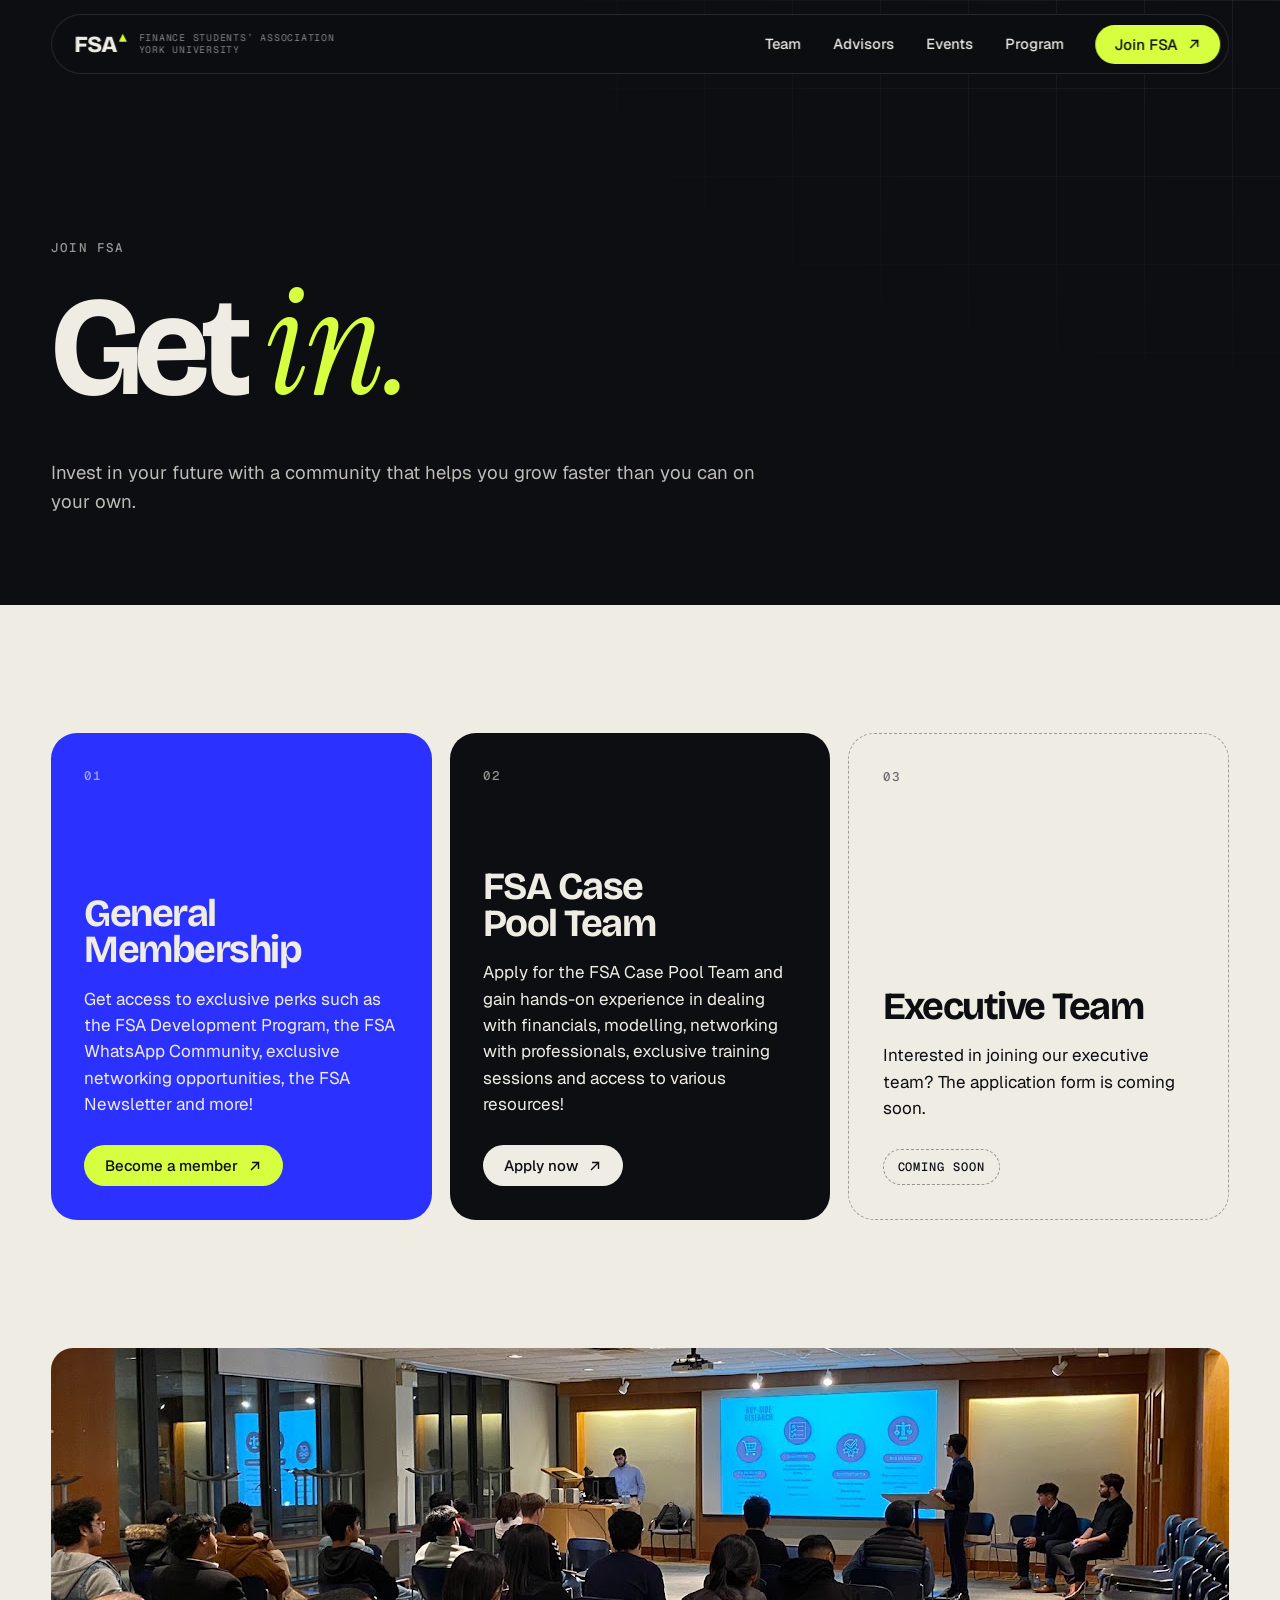
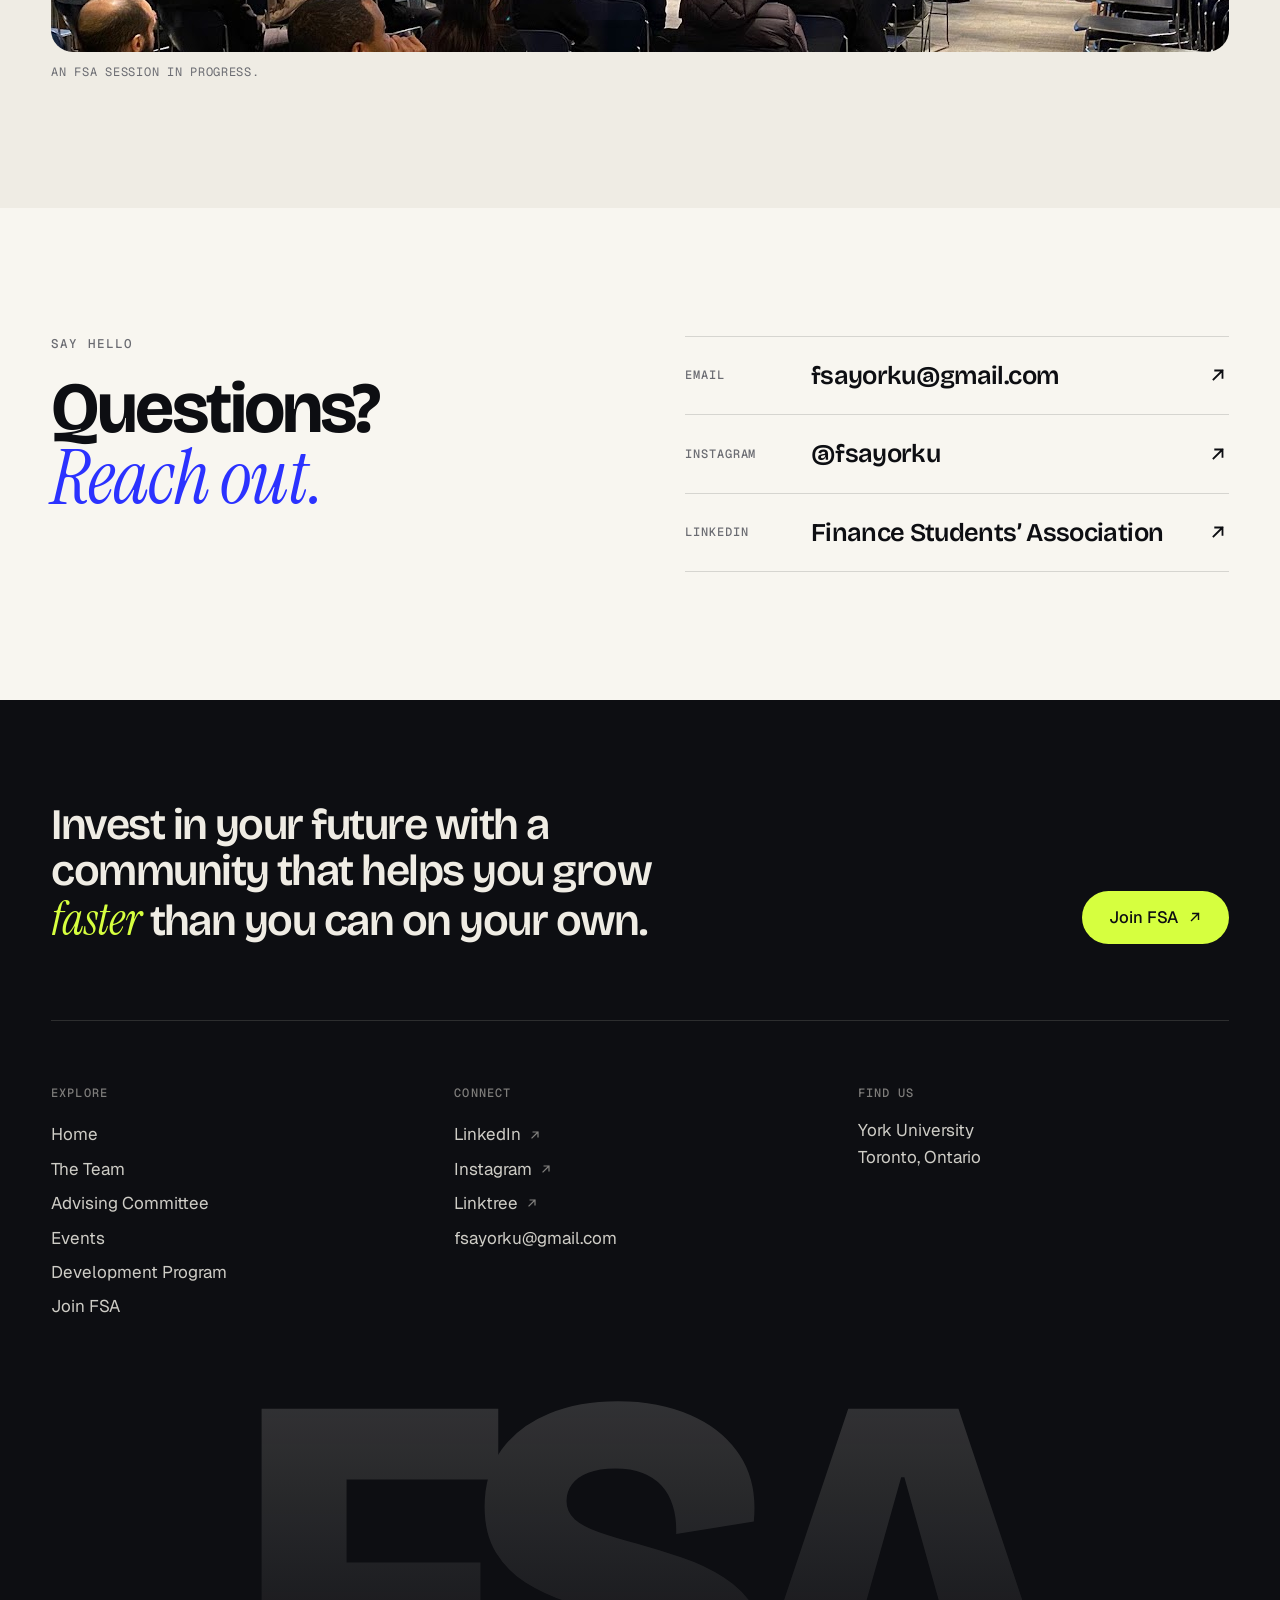
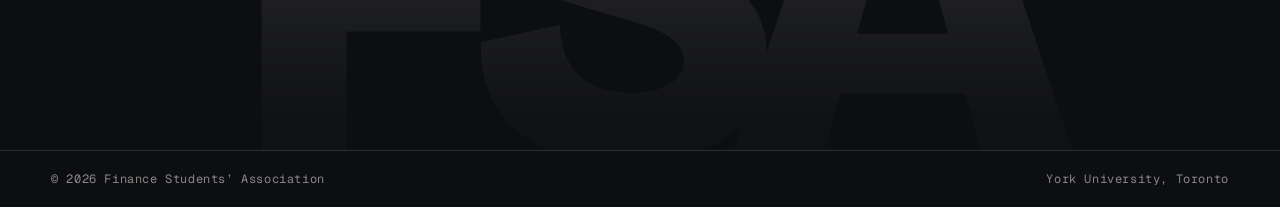
<file: join.html>
<!doctype html>
<html lang="en">
<head>
<meta charset="utf-8">
<meta name="viewport" content="width=device-width, initial-scale=1">
<title>Join FSA — Finance Students’ Association</title>
<meta name="description" content="Become a member, apply for the Case Pool Team, or join the executive team.">
<meta name="theme-color" content="#0d0e12">
<link rel="icon" href="data:image/svg+xml,%3Csvg xmlns='http://www.w3.org/2000/svg' viewBox='0 0 32 32'%3E%3Crect width='32' height='32' rx='7' fill='%230d0e12'/%3E%3Cpath d='M7 22 13 15l4 4 8-10' fill='none' stroke='%23d6ff3f' stroke-width='3'/%3E%3C/svg%3E">
<link rel="preconnect" href="https://fonts.googleapis.com">
<link rel="preconnect" href="https://fonts.gstatic.com" crossorigin>
<link href="https://fonts.googleapis.com/css2?family=Bricolage+Grotesque:opsz,wght@12..96,400..800&family=Geist:wght@400;500;600&family=Geist+Mono:wght@400;500&family=Instrument+Serif:ital@0;1&display=swap" rel="stylesheet">
<link rel="stylesheet" href="styles.css">
<script>document.documentElement.classList.add('js')</script>
</head>
<body class="page-join">
<a class="skip" href="#main">Skip to content</a>
<header class="nav" id="nav">
  <a class="brand" href="index.html" aria-label="FSA — home"><span class="brand__mark">FSA<i></i></span><span class="brand__sub">Finance Students’ Association<br>York University</span></a>
  <nav class="nav__links" aria-label="Primary">
    <a href="team.html">Team</a><a href="advisors.html">Advisors</a><a href="events.html">Events</a><a href="program.html">Program</a>
  </nav>
  <a class="btn btn--acid nav__cta" href="join.html">Join FSA <svg class="ar" viewBox="0 0 16 16" aria-hidden="true"><path d="M4 12 12 4M5.5 4H12v6.5" fill="none" stroke="currentColor" stroke-width="1.6" stroke-linecap="square"/></svg></a>
  <button class="nav__toggle" aria-expanded="false" aria-controls="menu"><span></span><span></span><b>Menu</b></button>
</header>
<div class="menu" id="menu" hidden>
  <nav aria-label="Mobile">
    <a href="index.html">Home</a>
    <a href="team.html">Team</a><a href="advisors.html">Advisors</a><a href="events.html">Events</a><a href="program.html">Program</a>
    <a href="join.html" class="menu__join">Join FSA <svg class="ar" viewBox="0 0 16 16" aria-hidden="true"><path d="M4 12 12 4M5.5 4H12v6.5" fill="none" stroke="currentColor" stroke-width="1.6" stroke-linecap="square"/></svg></a>
  </nav>
  <p class="menu__foot"><a href="mailto:fsayorku@gmail.com">fsayorku@gmail.com</a> · <a href="https://www.instagram.com/fsayorku/" target="_blank" rel="noopener">Instagram</a> · <a href="https://www.linkedin.com/company/finance-student-association/" target="_blank" rel="noopener">LinkedIn</a></p>
</div>
<main id="main">
<section class="phero">
  <div class="wrap">
    <p class="kicker rv">Join FSA</p>
    <h1 class="rv">Get <em>in.</em></h1>
    <p class="phero__intro rv">Invest in your future with a community that helps you grow faster than you can on your own.</p>
  </div>
</section>

<section class="sec">
  <div class="wrap ways">
    <a class="way way--blue rv" href="https://linktr.ee/FSAYU" target="_blank" rel="noopener">
      <span class="idx">01</span><h2>General Membership</h2>
      <p>Get access to exclusive perks such as the FSA Development Program, the FSA WhatsApp Community, exclusive networking opportunities, the FSA Newsletter and more!</p>
      <span class="btn btn--acid">Become a member <svg class="ar" viewBox="0 0 16 16" aria-hidden="true"><path d="M4 12 12 4M5.5 4H12v6.5" fill="none" stroke="currentColor" stroke-width="1.6" stroke-linecap="square"/></svg></span>
    </a>
    <a class="way way--ink rv" href="https://linktr.ee/FSAYU" target="_blank" rel="noopener">
      <span class="idx">02</span><h2>FSA Case Pool Team</h2>
      <p>Apply for the FSA Case Pool Team and gain hands-on experience in dealing with financials, modelling, networking with professionals, exclusive training sessions and access to various resources!</p>
      <span class="btn btn--bone">Apply now <svg class="ar" viewBox="0 0 16 16" aria-hidden="true"><path d="M4 12 12 4M5.5 4H12v6.5" fill="none" stroke="currentColor" stroke-width="1.6" stroke-linecap="square"/></svg></span>
    </a>
    <div class="way way--soon rv">
      <span class="idx">03</span><h2>Executive Team</h2>
      <p>Interested in joining our executive team? The application form is coming soon.</p>
      <span class="chip chip--ink">Coming soon</span>
    </div>
  </div>
</section>
<section class="shot">
  <figure class="wrap rv"><img src="assets/events/session.jpg" alt="Students at an FSA session" loading="lazy" width="1280" height="304"><figcaption>An FSA session in progress.</figcaption></figure>
</section>
<section class="sec sec--paper">
  <div class="wrap split">
    <div class="split__a"><p class="kicker rv">Say hello</p><h2 class="rv">Questions? <em>Reach out.</em></h2></div>
    <div class="split__b contact">
      <a class="rv" href="mailto:fsayorku@gmail.com"><span>Email</span><b>fsayorku@gmail.com</b><svg class="ar" viewBox="0 0 16 16" aria-hidden="true"><path d="M4 12 12 4M5.5 4H12v6.5" fill="none" stroke="currentColor" stroke-width="1.6" stroke-linecap="square"/></svg></a>
      <a class="rv" href="https://www.instagram.com/fsayorku/" target="_blank" rel="noopener"><span>Instagram</span><b>@fsayorku</b><svg class="ar" viewBox="0 0 16 16" aria-hidden="true"><path d="M4 12 12 4M5.5 4H12v6.5" fill="none" stroke="currentColor" stroke-width="1.6" stroke-linecap="square"/></svg></a>
      <a class="rv" href="https://www.linkedin.com/company/finance-student-association/" target="_blank" rel="noopener"><span>LinkedIn</span><b>Finance Students’ Association</b><svg class="ar" viewBox="0 0 16 16" aria-hidden="true"><path d="M4 12 12 4M5.5 4H12v6.5" fill="none" stroke="currentColor" stroke-width="1.6" stroke-linecap="square"/></svg></a>
    </div>
  </div>
</section>
</main>
<footer class="foot">
  <div class="wrap">
    <div class="foot__top">
      <p class="foot__pitch">Invest in your future with a community that helps you grow <em>faster</em> than you can on your own.</p>
      <a class="btn btn--acid btn--lg" href="join.html">Join FSA <svg class="ar" viewBox="0 0 16 16" aria-hidden="true"><path d="M4 12 12 4M5.5 4H12v6.5" fill="none" stroke="currentColor" stroke-width="1.6" stroke-linecap="square"/></svg></a>
    </div>
    <div class="foot__cols">
      <div><h4>Explore</h4><a href="index.html">Home</a><a href="team.html">The Team</a><a href="advisors.html">Advising Committee</a><a href="events.html">Events</a><a href="program.html">Development Program</a><a href="join.html">Join FSA</a></div>
      <div><h4>Connect</h4><a href="https://www.linkedin.com/company/finance-student-association/" target="_blank" rel="noopener">LinkedIn <svg class="ar" viewBox="0 0 16 16" aria-hidden="true"><path d="M4 12 12 4M5.5 4H12v6.5" fill="none" stroke="currentColor" stroke-width="1.6" stroke-linecap="square"/></svg></a><a href="https://www.instagram.com/fsayorku/" target="_blank" rel="noopener">Instagram <svg class="ar" viewBox="0 0 16 16" aria-hidden="true"><path d="M4 12 12 4M5.5 4H12v6.5" fill="none" stroke="currentColor" stroke-width="1.6" stroke-linecap="square"/></svg></a><a href="https://linktr.ee/FSAYU" target="_blank" rel="noopener">Linktree <svg class="ar" viewBox="0 0 16 16" aria-hidden="true"><path d="M4 12 12 4M5.5 4H12v6.5" fill="none" stroke="currentColor" stroke-width="1.6" stroke-linecap="square"/></svg></a><a href="mailto:fsayorku@gmail.com">fsayorku@gmail.com</a></div>
      <div><h4>Find us</h4><p>York University<br>Toronto, Ontario</p></div>
    </div>
  </div>
  <div class="foot__mark" aria-hidden="true">FSA</div>
  <div class="wrap foot__base"><span>© <span data-year>2026</span> Finance Students’ Association</span><span>York University, Toronto</span></div>
</footer>
<script src="script.js" defer></script>
</body>
</html>
</file>
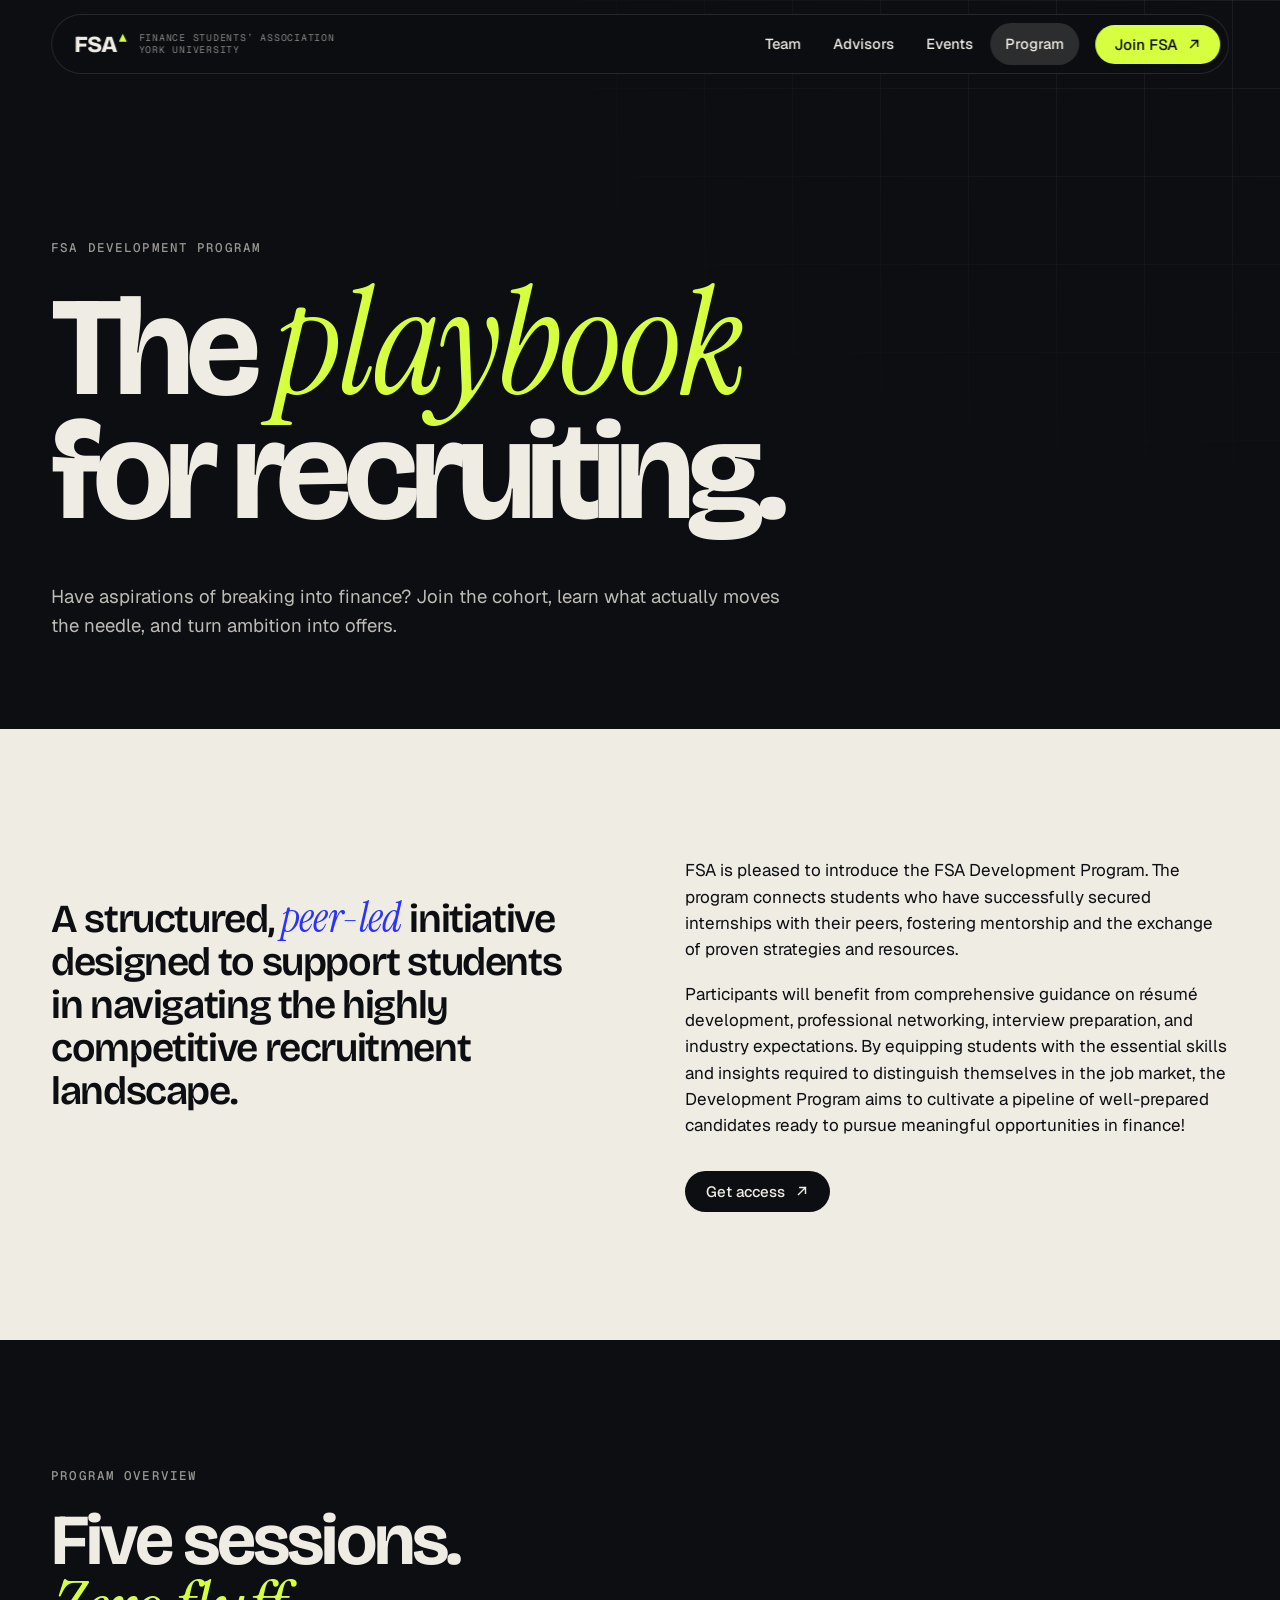
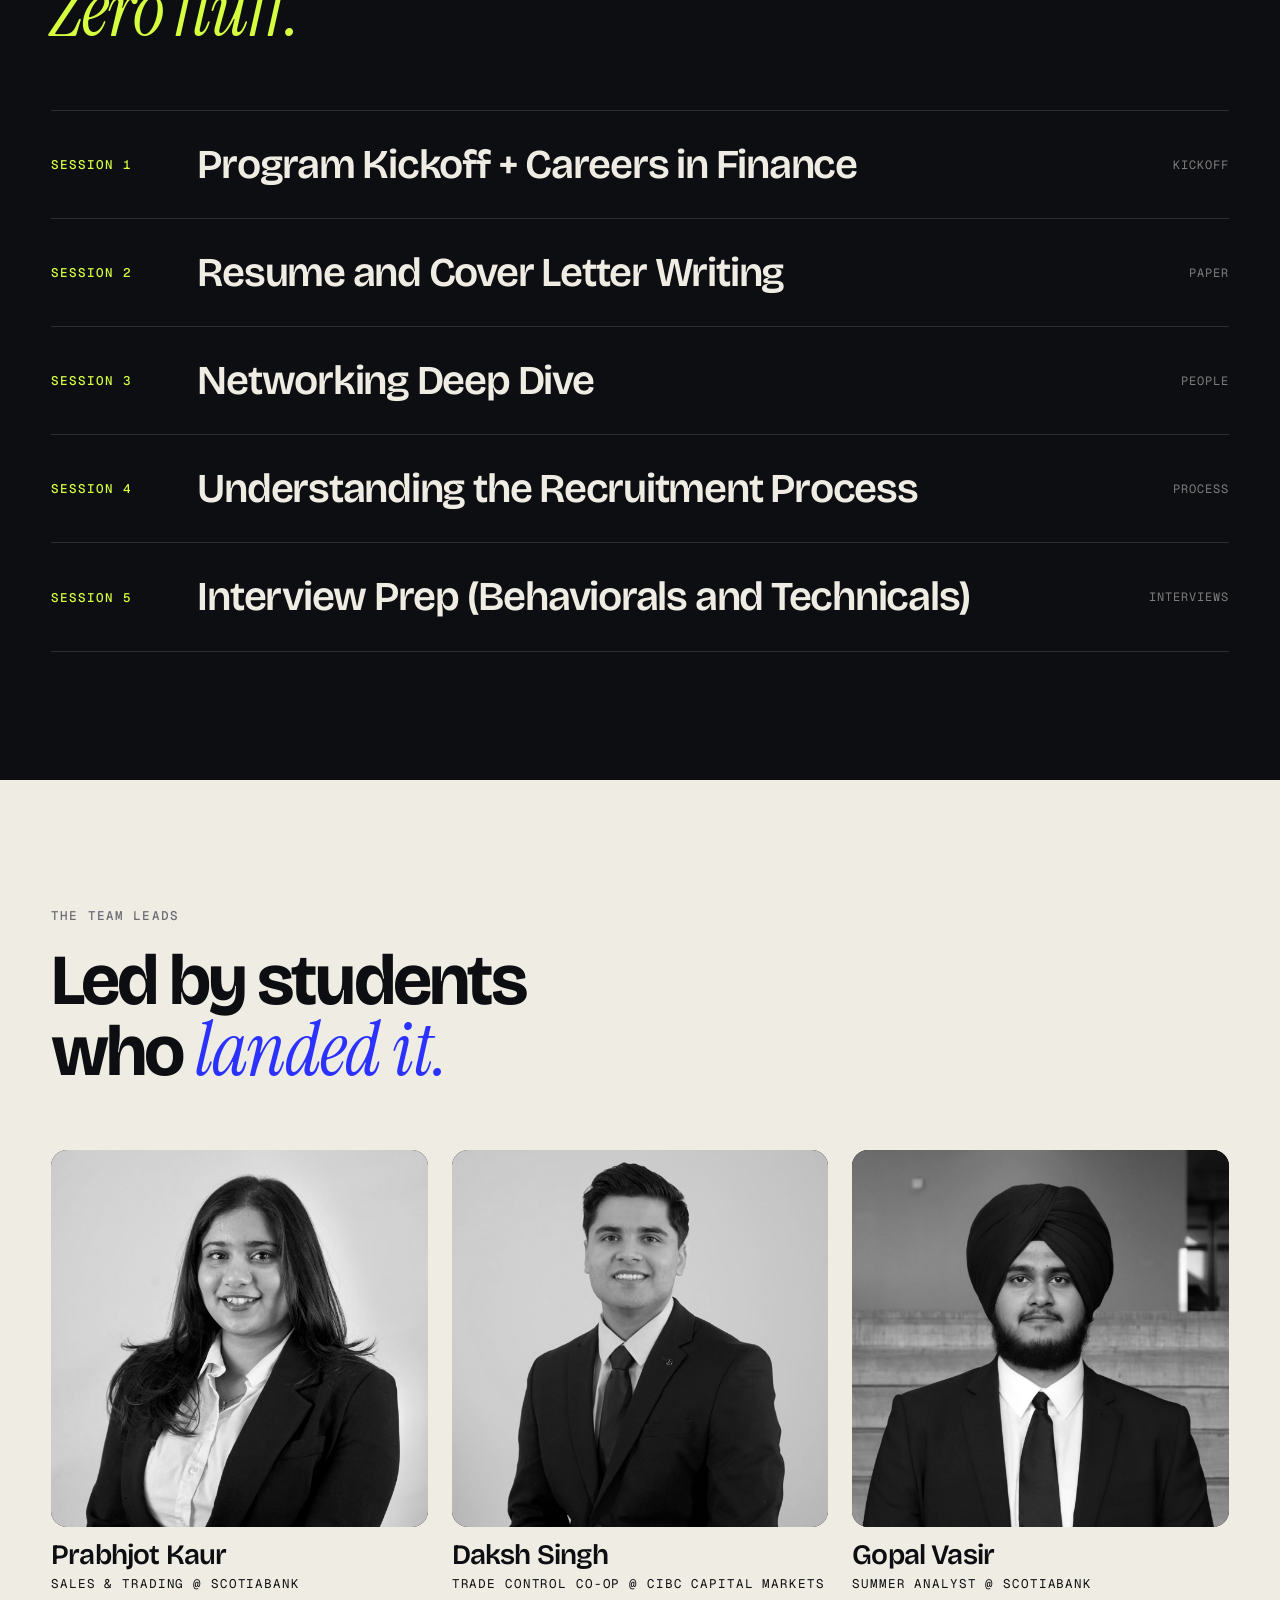
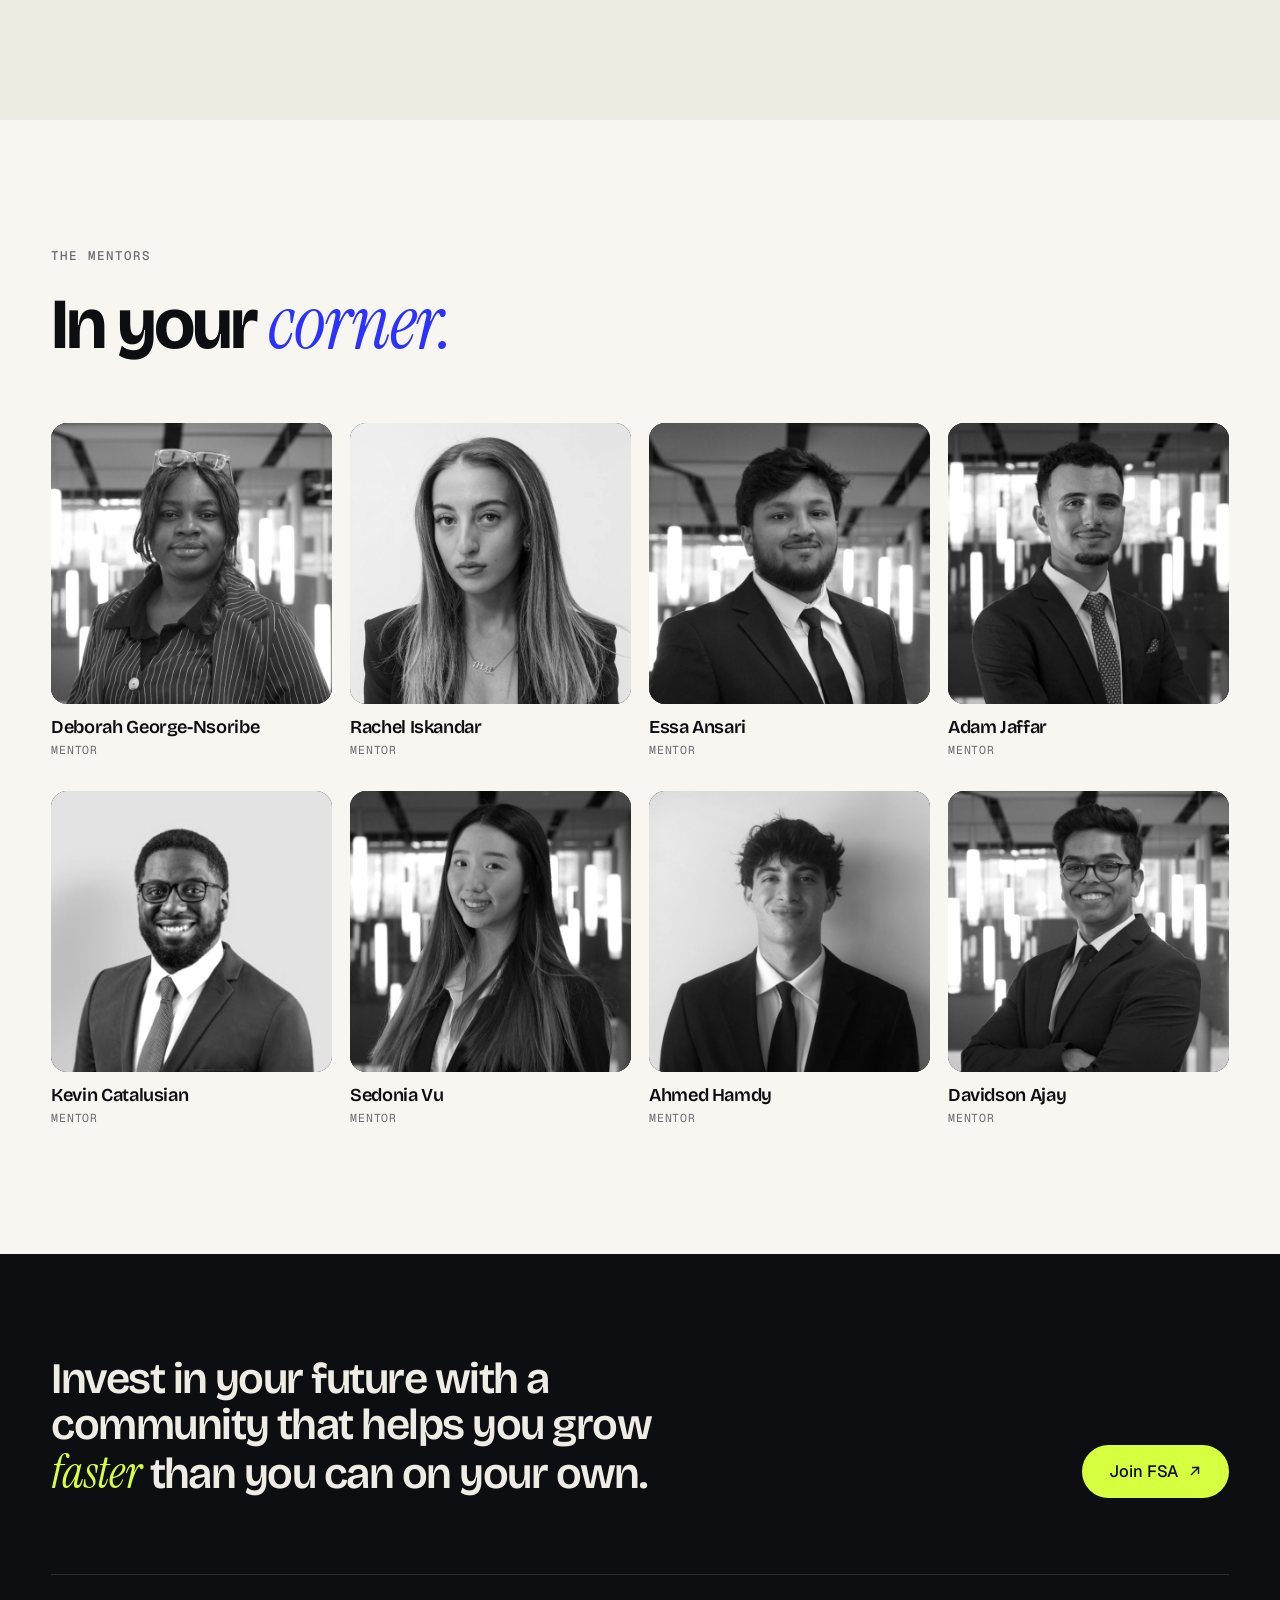
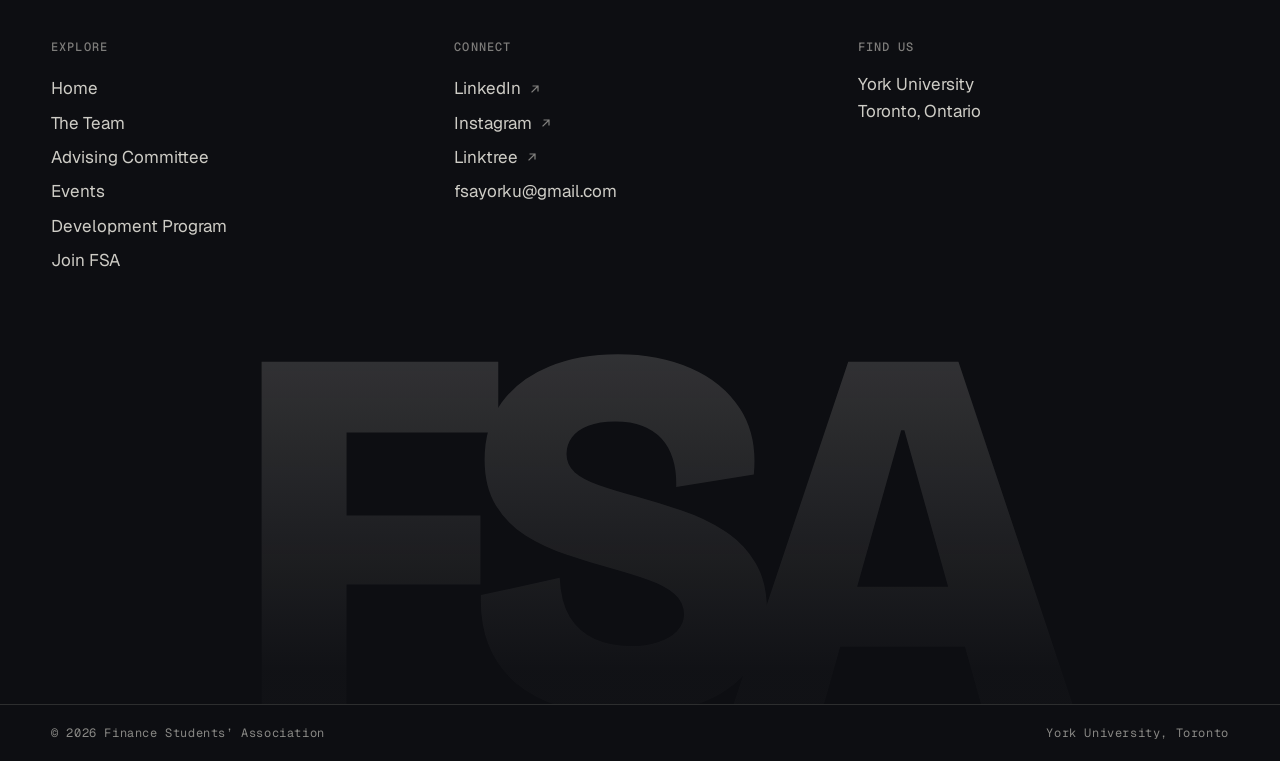
<file: program.html>
<!doctype html>
<html lang="en">
<head>
<meta charset="utf-8">
<meta name="viewport" content="width=device-width, initial-scale=1">
<title>Development Program — FSA York University</title>
<meta name="description" content="A structured, peer-led program for navigating finance recruitment.">
<meta name="theme-color" content="#0d0e12">
<link rel="icon" href="data:image/svg+xml,%3Csvg xmlns='http://www.w3.org/2000/svg' viewBox='0 0 32 32'%3E%3Crect width='32' height='32' rx='7' fill='%230d0e12'/%3E%3Cpath d='M7 22 13 15l4 4 8-10' fill='none' stroke='%23d6ff3f' stroke-width='3'/%3E%3C/svg%3E">
<link rel="preconnect" href="https://fonts.googleapis.com">
<link rel="preconnect" href="https://fonts.gstatic.com" crossorigin>
<link href="https://fonts.googleapis.com/css2?family=Bricolage+Grotesque:opsz,wght@12..96,400..800&family=Geist:wght@400;500;600&family=Geist+Mono:wght@400;500&family=Instrument+Serif:ital@0;1&display=swap" rel="stylesheet">
<link rel="stylesheet" href="styles.css">
<script>document.documentElement.classList.add('js')</script>
</head>
<body class="page-program">
<a class="skip" href="#main">Skip to content</a>
<header class="nav" id="nav">
  <a class="brand" href="index.html" aria-label="FSA — home"><span class="brand__mark">FSA<i></i></span><span class="brand__sub">Finance Students’ Association<br>York University</span></a>
  <nav class="nav__links" aria-label="Primary">
    <a href="team.html">Team</a><a href="advisors.html">Advisors</a><a href="events.html">Events</a><a href="program.html" aria-current=page>Program</a>
  </nav>
  <a class="btn btn--acid nav__cta" href="join.html">Join FSA <svg class="ar" viewBox="0 0 16 16" aria-hidden="true"><path d="M4 12 12 4M5.5 4H12v6.5" fill="none" stroke="currentColor" stroke-width="1.6" stroke-linecap="square"/></svg></a>
  <button class="nav__toggle" aria-expanded="false" aria-controls="menu"><span></span><span></span><b>Menu</b></button>
</header>
<div class="menu" id="menu" hidden>
  <nav aria-label="Mobile">
    <a href="index.html">Home</a>
    <a href="team.html">Team</a><a href="advisors.html">Advisors</a><a href="events.html">Events</a><a href="program.html">Program</a>
    <a href="join.html" class="menu__join">Join FSA <svg class="ar" viewBox="0 0 16 16" aria-hidden="true"><path d="M4 12 12 4M5.5 4H12v6.5" fill="none" stroke="currentColor" stroke-width="1.6" stroke-linecap="square"/></svg></a>
  </nav>
  <p class="menu__foot"><a href="mailto:fsayorku@gmail.com">fsayorku@gmail.com</a> · <a href="https://www.instagram.com/fsayorku/" target="_blank" rel="noopener">Instagram</a> · <a href="https://www.linkedin.com/company/finance-student-association/" target="_blank" rel="noopener">LinkedIn</a></p>
</div>
<main id="main">
<section class="phero">
  <div class="wrap">
    <p class="kicker rv">FSA Development Program</p>
    <h1 class="rv">The <em>playbook</em> for recruiting.</h1>
    <p class="phero__intro rv">Have aspirations of breaking into finance? Join the cohort, learn what actually moves the needle, and turn ambition into offers.</p>
  </div>
</section>

<section class="sec">
  <div class="wrap split">
    <div class="split__a"><p class="kicker rv">What is the Development Program?</p>
      <p class="big rv">A structured, <em>peer-led</em> initiative designed to support students in navigating the highly competitive recruitment landscape.</p></div>
    <div class="split__b prose">
      <p class="rv">FSA is pleased to introduce the FSA Development Program. The program connects students who have successfully secured internships with their peers, fostering mentorship and the exchange of proven strategies and resources.</p>
      <p class="rv">Participants will benefit from comprehensive guidance on résumé development, professional networking, interview preparation, and industry expectations. By equipping students with the essential skills and insights required to distinguish themselves in the job market, the Development Program aims to cultivate a pipeline of well-prepared candidates ready to pursue meaningful opportunities in finance!</p>
      <a class="btn btn--ink rv" href="join.html">Get access <svg class="ar" viewBox="0 0 16 16" aria-hidden="true"><path d="M4 12 12 4M5.5 4H12v6.5" fill="none" stroke="currentColor" stroke-width="1.6" stroke-linecap="square"/></svg></a>
    </div>
  </div>
</section>
<section class="sec sec--ink">
  <div class="wrap">
    <div class="sec__head"><div><p class="kicker rv">Program overview</p><h2 class="rv">Five sessions. <em>Zero fluff.</em></h2></div></div>
    <ol class="syl syl--wide"><li class="rv"><span class="syl__n">Session 1</span><span class="syl__t">Program Kickoff + Careers in Finance</span><span class="syl__k">Kickoff</span></li><li class="rv"><span class="syl__n">Session 2</span><span class="syl__t">Resume and Cover Letter Writing</span><span class="syl__k">Paper</span></li><li class="rv"><span class="syl__n">Session 3</span><span class="syl__t">Networking Deep Dive</span><span class="syl__k">People</span></li><li class="rv"><span class="syl__n">Session 4</span><span class="syl__t">Understanding the Recruitment Process</span><span class="syl__k">Process</span></li><li class="rv"><span class="syl__n">Session 5</span><span class="syl__t">Interview Prep (Behaviorals and Technicals)</span><span class="syl__k">Interviews</span></li></ol>
  </div>
</section>
<section class="sec">
  <div class="wrap">
    <div class="sec__head"><div><p class="kicker rv">The team leads</p><h2 class="rv">Led by students who <em>landed it.</em></h2></div></div>
    <div class="people people--3"><a class="person person--lead rv" href="https://www.linkedin.com/in/prabhjot-kaur-b83371200/" target="_blank" rel="noopener" aria-label="Prabhjot Kaur, Sales &amp; Trading @ Scotiabank — LinkedIn"><div class="person__img"><img src="assets/program/prabhjot-kaur.jpg" alt="Prabhjot Kaur" loading="lazy" width="640" height="640"><svg class="ar" viewBox="0 0 16 16" aria-hidden="true"><path d="M4 12 12 4M5.5 4H12v6.5" fill="none" stroke="currentColor" stroke-width="1.6" stroke-linecap="square"/></svg></div><div class="person__meta"><h3>Prabhjot Kaur</h3><p>Sales &amp; Trading @ Scotiabank</p></div></a><a class="person person--lead rv" href="https://www.linkedin.com/in/daksh-singh-111989257/" target="_blank" rel="noopener" aria-label="Daksh Singh, Trade Control Co-op @ CIBC Capital Markets — LinkedIn"><div class="person__img"><img src="assets/program/daksh-singh.jpg" alt="Daksh Singh" loading="lazy" width="640" height="640"><svg class="ar" viewBox="0 0 16 16" aria-hidden="true"><path d="M4 12 12 4M5.5 4H12v6.5" fill="none" stroke="currentColor" stroke-width="1.6" stroke-linecap="square"/></svg></div><div class="person__meta"><h3>Daksh Singh</h3><p>Trade Control Co-op @ CIBC Capital Markets</p></div></a><a class="person person--lead rv" href="https://www.linkedin.com/in/gopalvasir2003/" target="_blank" rel="noopener" aria-label="Gopal Vasir, Summer Analyst @ Scotiabank — LinkedIn"><div class="person__img"><img src="assets/program/gopal-vasir.jpg" alt="Gopal Vasir" loading="lazy" width="640" height="640"><svg class="ar" viewBox="0 0 16 16" aria-hidden="true"><path d="M4 12 12 4M5.5 4H12v6.5" fill="none" stroke="currentColor" stroke-width="1.6" stroke-linecap="square"/></svg></div><div class="person__meta"><h3>Gopal Vasir</h3><p>Summer Analyst @ Scotiabank</p></div></a></div>
  </div>
</section>
<section class="sec sec--paper">
  <div class="wrap">
    <div class="sec__head"><div><p class="kicker rv">The mentors</p><h2 class="rv">In your <em>corner.</em></h2></div></div>
    <div class="people people--4"><a class="person  rv" href="https://www.linkedin.com/in/deborah-george-nsoribe/" target="_blank" rel="noopener" aria-label="Deborah George-Nsoribe, Mentor — LinkedIn"><div class="person__img"><img src="assets/program/mentor-deborah.jpg" alt="Deborah George-Nsoribe" loading="lazy" width="640" height="640"><svg class="ar" viewBox="0 0 16 16" aria-hidden="true"><path d="M4 12 12 4M5.5 4H12v6.5" fill="none" stroke="currentColor" stroke-width="1.6" stroke-linecap="square"/></svg></div><div class="person__meta"><h3>Deborah George-Nsoribe</h3><p>Mentor</p></div></a><a class="person  rv" href="https://www.linkedin.com/in/rachel-iskandar-801092205/" target="_blank" rel="noopener" aria-label="Rachel Iskandar, Mentor — LinkedIn"><div class="person__img"><img src="assets/program/rachel-iskandar.jpg" alt="Rachel Iskandar" loading="lazy" width="640" height="640"><svg class="ar" viewBox="0 0 16 16" aria-hidden="true"><path d="M4 12 12 4M5.5 4H12v6.5" fill="none" stroke="currentColor" stroke-width="1.6" stroke-linecap="square"/></svg></div><div class="person__meta"><h3>Rachel Iskandar</h3><p>Mentor</p></div></a><a class="person  rv" href="https://www.linkedin.com/in/essa-ansari/" target="_blank" rel="noopener" aria-label="Essa Ansari, Mentor — LinkedIn"><div class="person__img"><img src="assets/program/mentor-essa-ansari.jpg" alt="Essa Ansari" loading="lazy" width="640" height="640"><svg class="ar" viewBox="0 0 16 16" aria-hidden="true"><path d="M4 12 12 4M5.5 4H12v6.5" fill="none" stroke="currentColor" stroke-width="1.6" stroke-linecap="square"/></svg></div><div class="person__meta"><h3>Essa Ansari</h3><p>Mentor</p></div></a><a class="person  rv" href="https://www.linkedin.com/in/adamjaffar/" target="_blank" rel="noopener" aria-label="Adam Jaffar, Mentor — LinkedIn"><div class="person__img"><img src="assets/program/mentor-adam-jaffar.jpg" alt="Adam Jaffar" loading="lazy" width="640" height="640"><svg class="ar" viewBox="0 0 16 16" aria-hidden="true"><path d="M4 12 12 4M5.5 4H12v6.5" fill="none" stroke="currentColor" stroke-width="1.6" stroke-linecap="square"/></svg></div><div class="person__meta"><h3>Adam Jaffar</h3><p>Mentor</p></div></a><a class="person  rv" href="https://www.linkedin.com/in/kevincatulusi" target="_blank" rel="noopener" aria-label="Kevin Catalusian, Mentor — LinkedIn"><div class="person__img"><img src="assets/program/kevin-catalusian.jpg" alt="Kevin Catalusian" loading="lazy" width="640" height="640"><svg class="ar" viewBox="0 0 16 16" aria-hidden="true"><path d="M4 12 12 4M5.5 4H12v6.5" fill="none" stroke="currentColor" stroke-width="1.6" stroke-linecap="square"/></svg></div><div class="person__meta"><h3>Kevin Catalusian</h3><p>Mentor</p></div></a><div class="person  rv"><div class="person__img"><img src="assets/program/sedonia-vu.jpg" alt="Sedonia Vu" loading="lazy" width="640" height="640"></div><div class="person__meta"><h3>Sedonia Vu</h3><p>Mentor</p></div></div><a class="person  rv" href="https://www.linkedin.com/in/ahmed-hamdy-7b439329a" target="_blank" rel="noopener" aria-label="Ahmed Hamdy, Mentor — LinkedIn"><div class="person__img"><img src="assets/program/ahmed-hamdy.jpg" alt="Ahmed Hamdy" loading="lazy" width="640" height="640"><svg class="ar" viewBox="0 0 16 16" aria-hidden="true"><path d="M4 12 12 4M5.5 4H12v6.5" fill="none" stroke="currentColor" stroke-width="1.6" stroke-linecap="square"/></svg></div><div class="person__meta"><h3>Ahmed Hamdy</h3><p>Mentor</p></div></a><a class="person  rv" href="https://www.linkedin.com/in/davidsonajay/" target="_blank" rel="noopener" aria-label="Davidson Ajay, Mentor — LinkedIn"><div class="person__img"><img src="assets/program/mentor-davidson-ajay.jpg" alt="Davidson Ajay" loading="lazy" width="640" height="640"><svg class="ar" viewBox="0 0 16 16" aria-hidden="true"><path d="M4 12 12 4M5.5 4H12v6.5" fill="none" stroke="currentColor" stroke-width="1.6" stroke-linecap="square"/></svg></div><div class="person__meta"><h3>Davidson Ajay</h3><p>Mentor</p></div></a></div>
  </div>
</section>
</main>
<footer class="foot">
  <div class="wrap">
    <div class="foot__top">
      <p class="foot__pitch">Invest in your future with a community that helps you grow <em>faster</em> than you can on your own.</p>
      <a class="btn btn--acid btn--lg" href="join.html">Join FSA <svg class="ar" viewBox="0 0 16 16" aria-hidden="true"><path d="M4 12 12 4M5.5 4H12v6.5" fill="none" stroke="currentColor" stroke-width="1.6" stroke-linecap="square"/></svg></a>
    </div>
    <div class="foot__cols">
      <div><h4>Explore</h4><a href="index.html">Home</a><a href="team.html">The Team</a><a href="advisors.html">Advising Committee</a><a href="events.html">Events</a><a href="program.html">Development Program</a><a href="join.html">Join FSA</a></div>
      <div><h4>Connect</h4><a href="https://www.linkedin.com/company/finance-student-association/" target="_blank" rel="noopener">LinkedIn <svg class="ar" viewBox="0 0 16 16" aria-hidden="true"><path d="M4 12 12 4M5.5 4H12v6.5" fill="none" stroke="currentColor" stroke-width="1.6" stroke-linecap="square"/></svg></a><a href="https://www.instagram.com/fsayorku/" target="_blank" rel="noopener">Instagram <svg class="ar" viewBox="0 0 16 16" aria-hidden="true"><path d="M4 12 12 4M5.5 4H12v6.5" fill="none" stroke="currentColor" stroke-width="1.6" stroke-linecap="square"/></svg></a><a href="https://linktr.ee/FSAYU" target="_blank" rel="noopener">Linktree <svg class="ar" viewBox="0 0 16 16" aria-hidden="true"><path d="M4 12 12 4M5.5 4H12v6.5" fill="none" stroke="currentColor" stroke-width="1.6" stroke-linecap="square"/></svg></a><a href="mailto:fsayorku@gmail.com">fsayorku@gmail.com</a></div>
      <div><h4>Find us</h4><p>York University<br>Toronto, Ontario</p></div>
    </div>
  </div>
  <div class="foot__mark" aria-hidden="true">FSA</div>
  <div class="wrap foot__base"><span>© <span data-year>2026</span> Finance Students’ Association</span><span>York University, Toronto</span></div>
</footer>
<script src="script.js" defer></script>
</body>
</html>
</file>
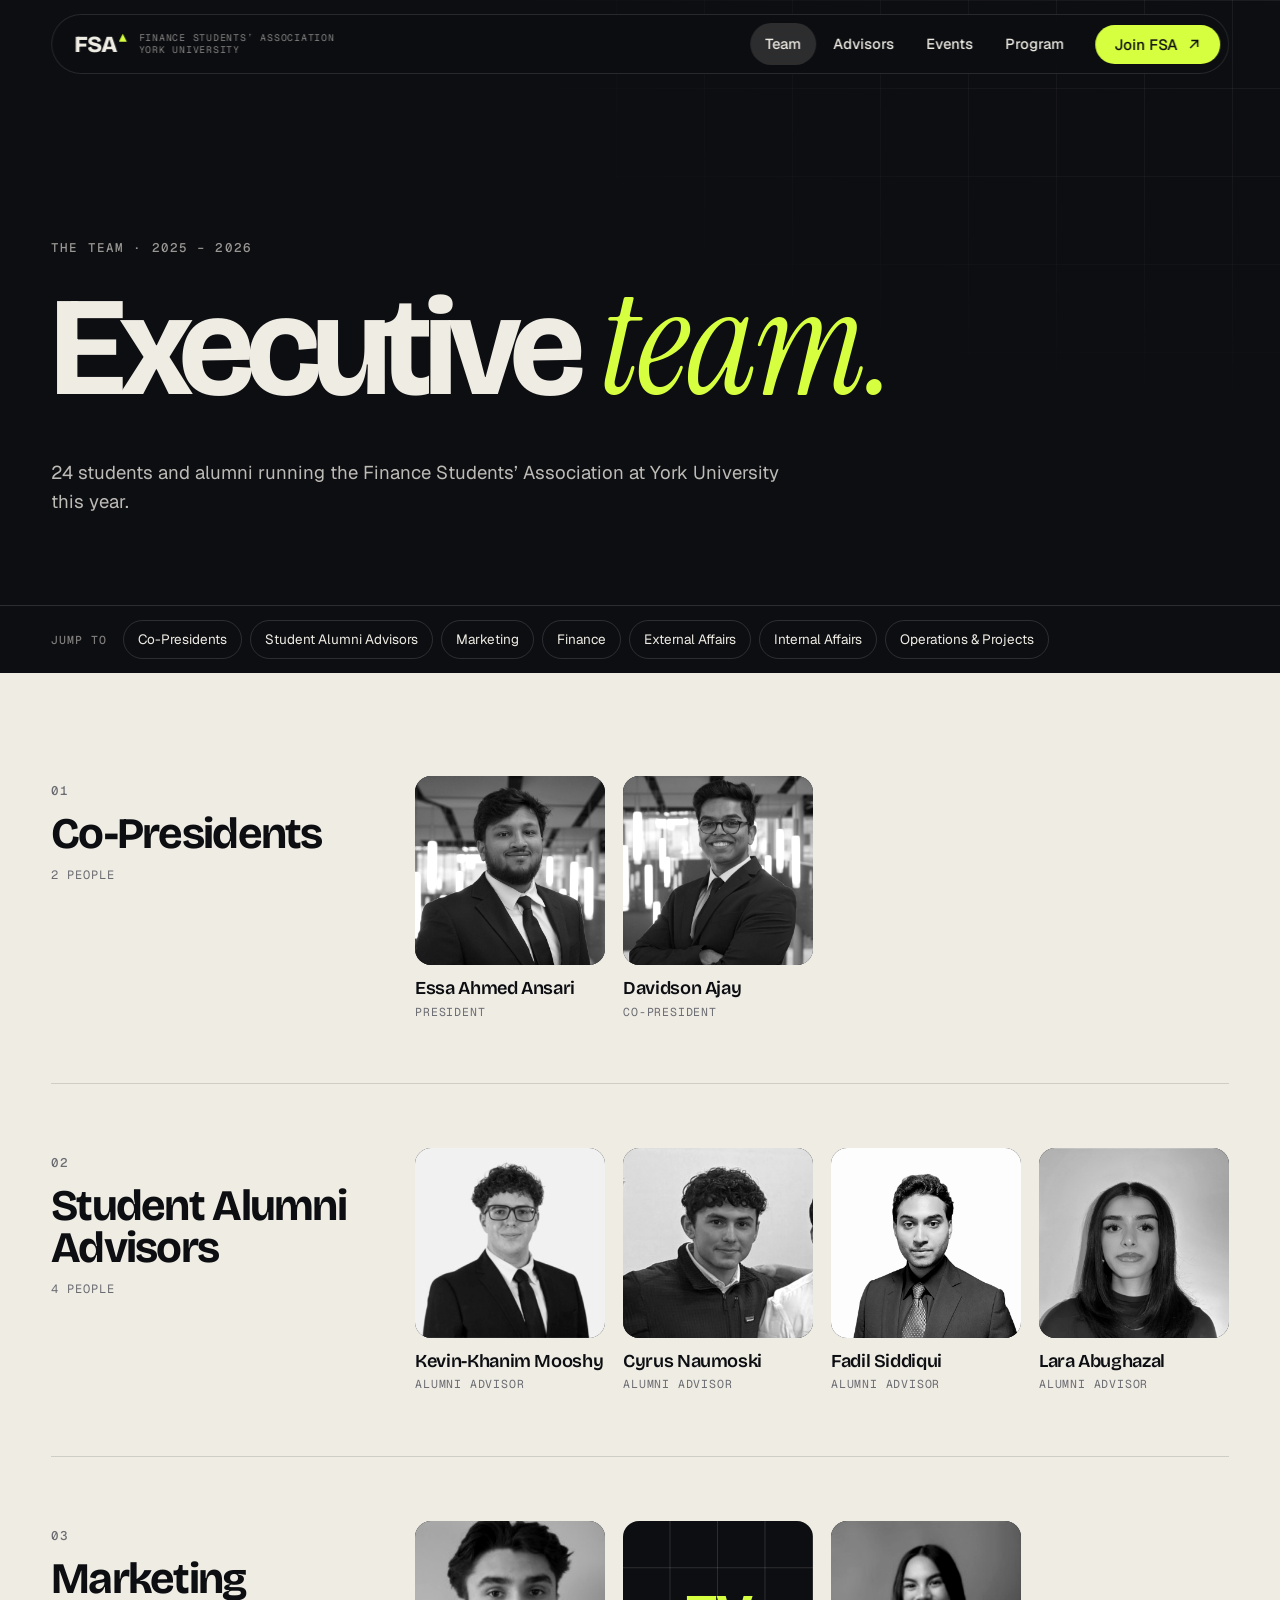
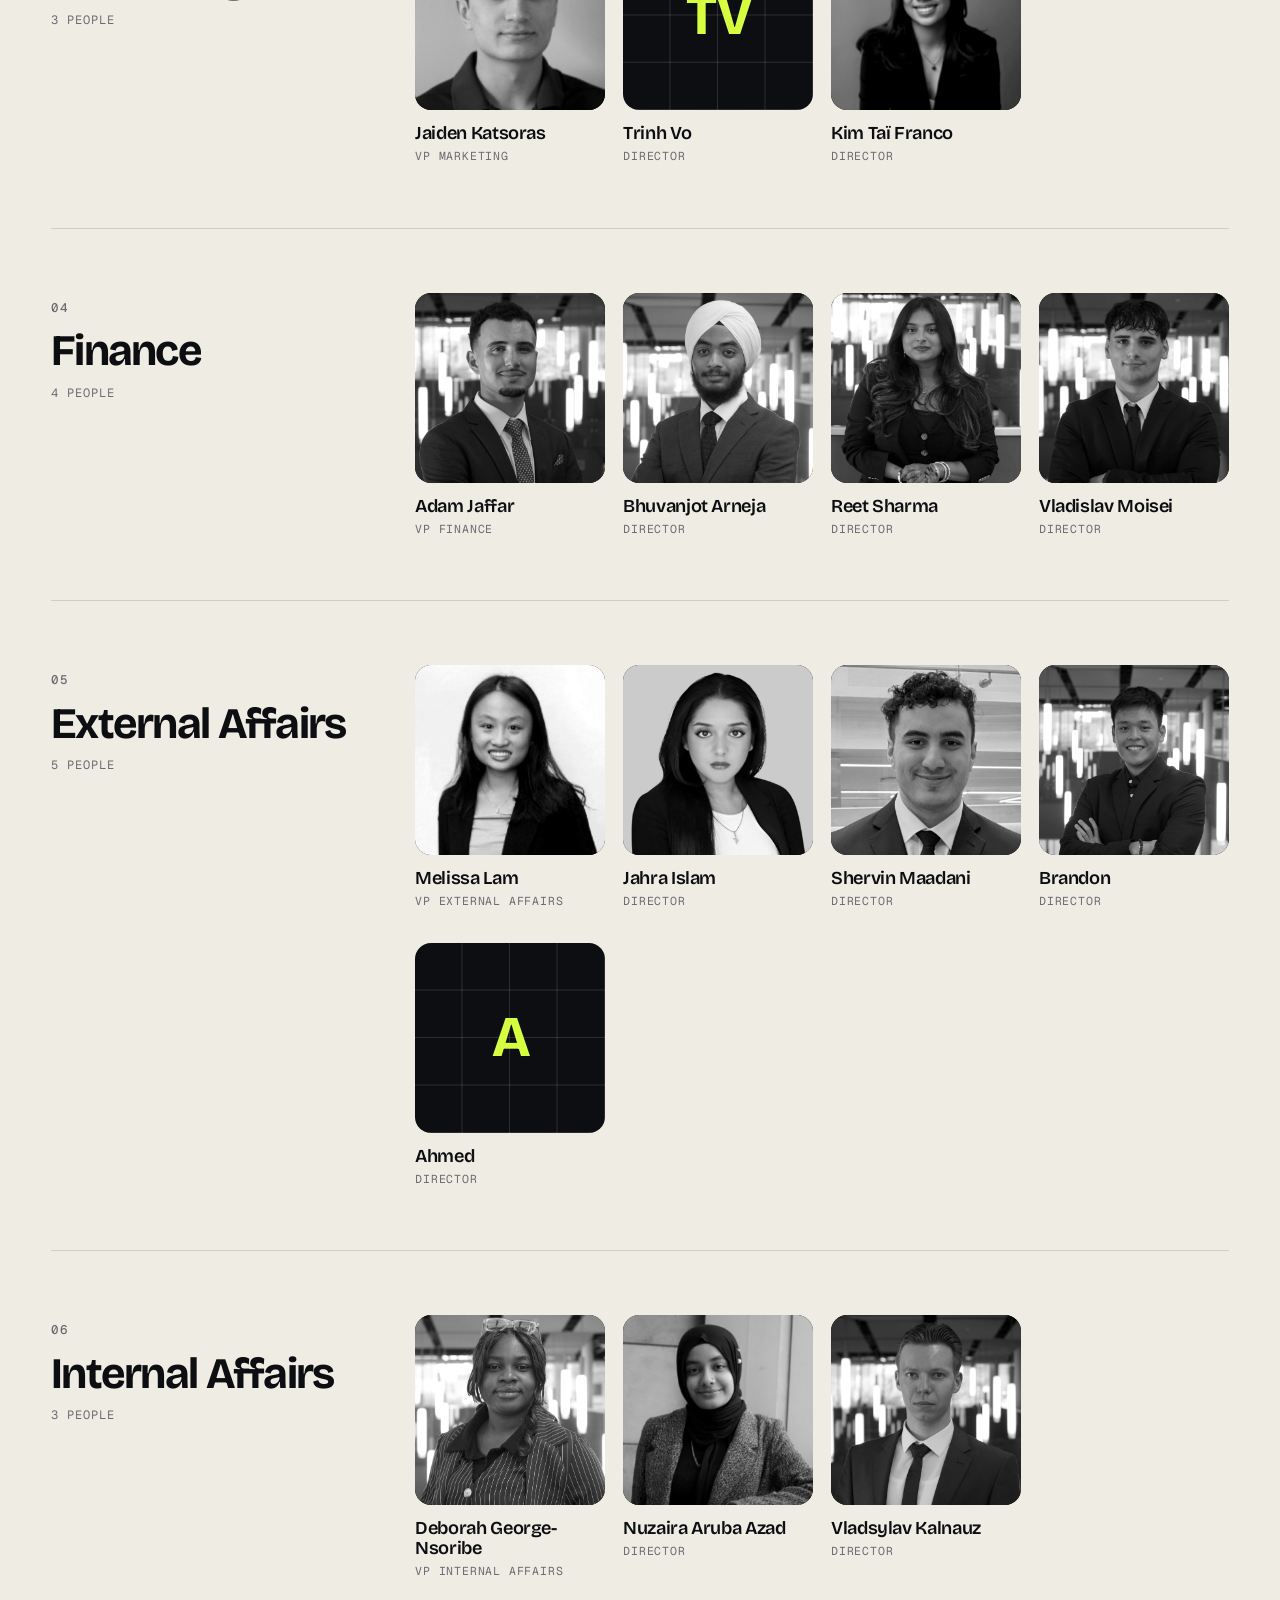
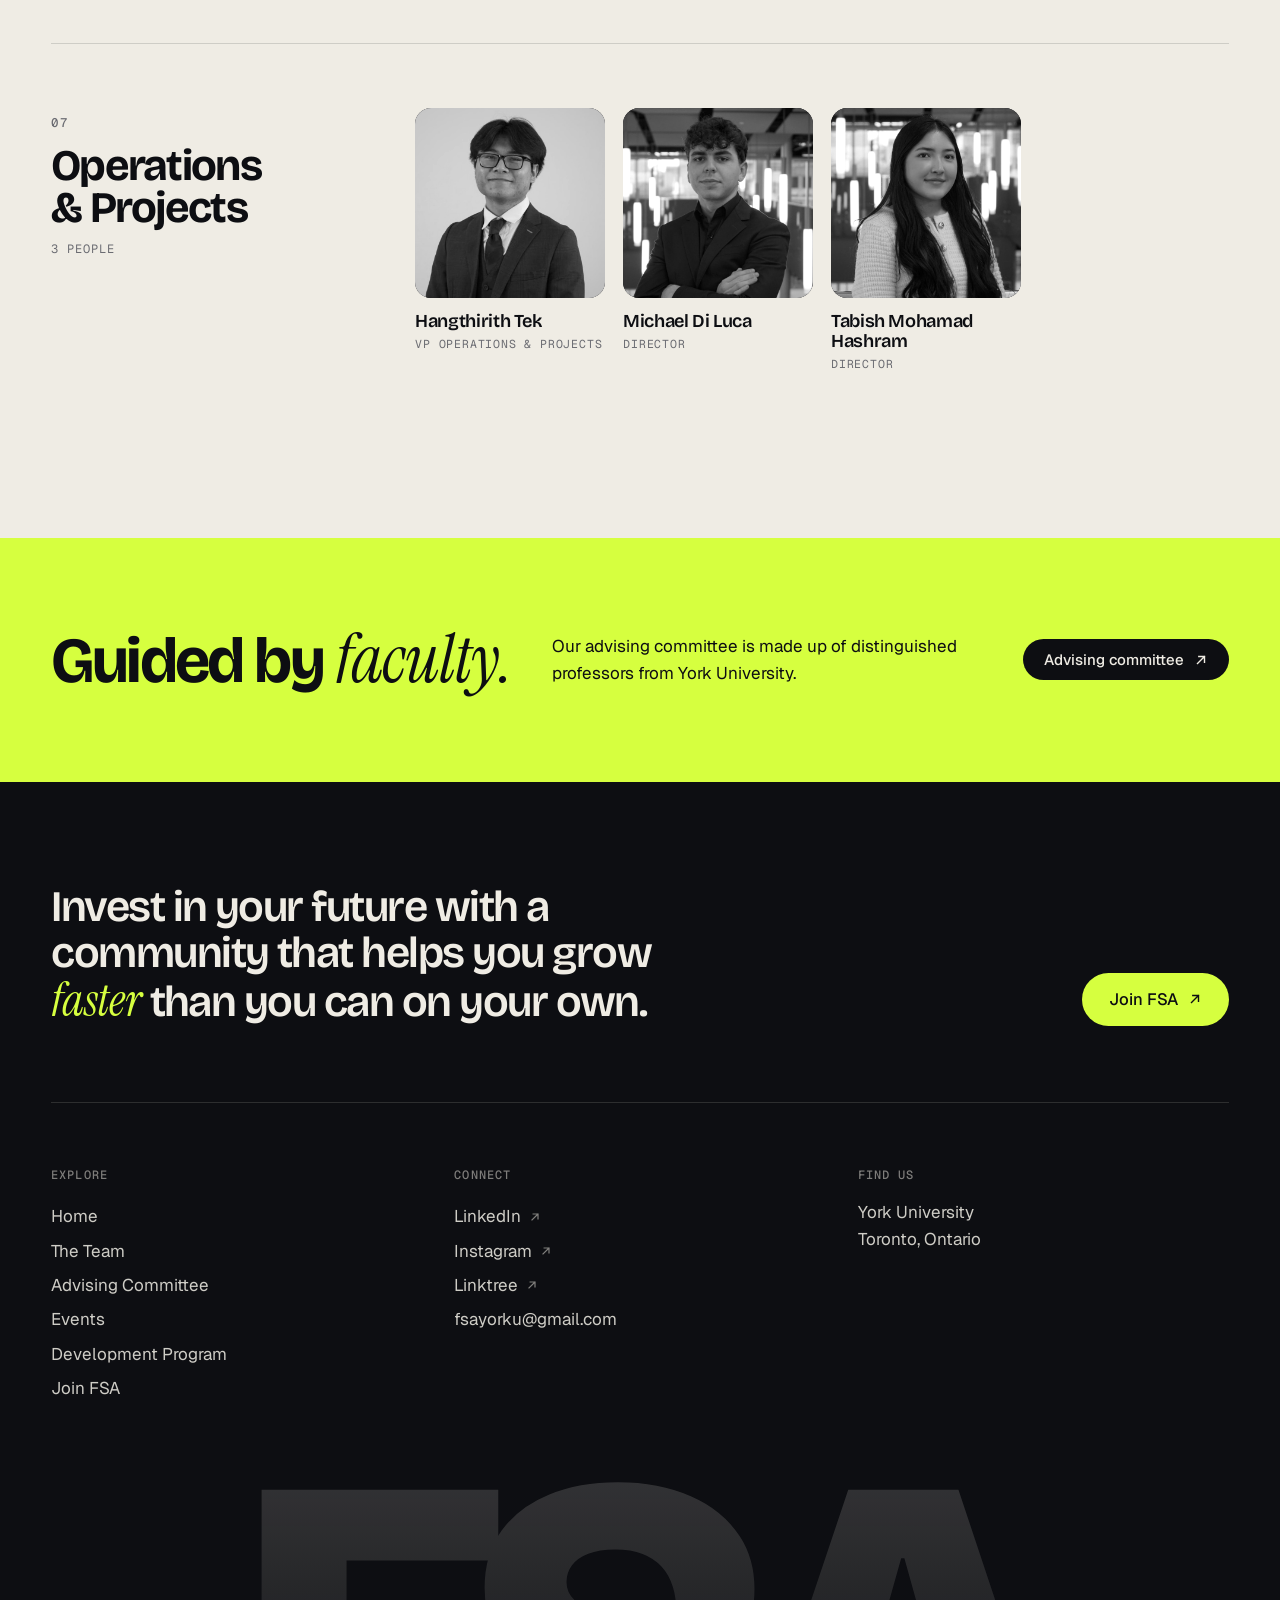
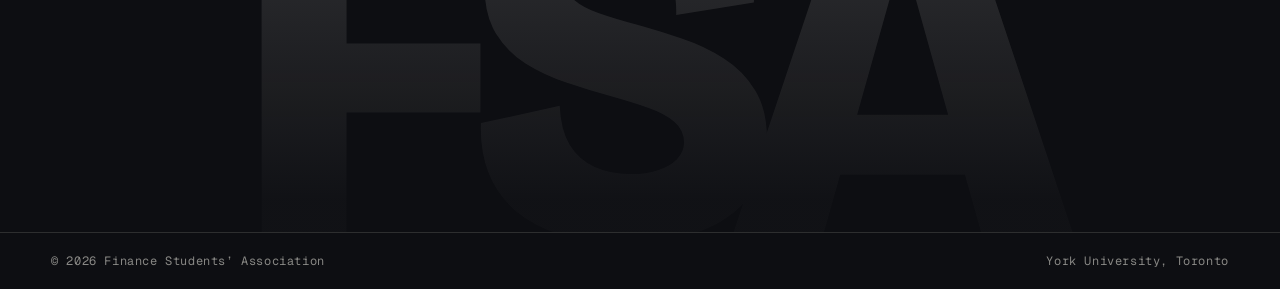
<file: team.html>
<!doctype html>
<html lang="en">
<head>
<meta charset="utf-8">
<meta name="viewport" content="width=device-width, initial-scale=1">
<title>The Team — FSA York University</title>
<meta name="description" content="Meet the FSA Executive Team 2025 – 2026.">
<meta name="theme-color" content="#0d0e12">
<link rel="icon" href="data:image/svg+xml,%3Csvg xmlns='http://www.w3.org/2000/svg' viewBox='0 0 32 32'%3E%3Crect width='32' height='32' rx='7' fill='%230d0e12'/%3E%3Cpath d='M7 22 13 15l4 4 8-10' fill='none' stroke='%23d6ff3f' stroke-width='3'/%3E%3C/svg%3E">
<link rel="preconnect" href="https://fonts.googleapis.com">
<link rel="preconnect" href="https://fonts.gstatic.com" crossorigin>
<link href="https://fonts.googleapis.com/css2?family=Bricolage+Grotesque:opsz,wght@12..96,400..800&family=Geist:wght@400;500;600&family=Geist+Mono:wght@400;500&family=Instrument+Serif:ital@0;1&display=swap" rel="stylesheet">
<link rel="stylesheet" href="styles.css">
<script>document.documentElement.classList.add('js')</script>
</head>
<body class="page-team">
<a class="skip" href="#main">Skip to content</a>
<header class="nav" id="nav">
  <a class="brand" href="index.html" aria-label="FSA — home"><span class="brand__mark">FSA<i></i></span><span class="brand__sub">Finance Students’ Association<br>York University</span></a>
  <nav class="nav__links" aria-label="Primary">
    <a href="team.html" aria-current=page>Team</a><a href="advisors.html">Advisors</a><a href="events.html">Events</a><a href="program.html">Program</a>
  </nav>
  <a class="btn btn--acid nav__cta" href="join.html">Join FSA <svg class="ar" viewBox="0 0 16 16" aria-hidden="true"><path d="M4 12 12 4M5.5 4H12v6.5" fill="none" stroke="currentColor" stroke-width="1.6" stroke-linecap="square"/></svg></a>
  <button class="nav__toggle" aria-expanded="false" aria-controls="menu"><span></span><span></span><b>Menu</b></button>
</header>
<div class="menu" id="menu" hidden>
  <nav aria-label="Mobile">
    <a href="index.html">Home</a>
    <a href="team.html">Team</a><a href="advisors.html">Advisors</a><a href="events.html">Events</a><a href="program.html">Program</a>
    <a href="join.html" class="menu__join">Join FSA <svg class="ar" viewBox="0 0 16 16" aria-hidden="true"><path d="M4 12 12 4M5.5 4H12v6.5" fill="none" stroke="currentColor" stroke-width="1.6" stroke-linecap="square"/></svg></a>
  </nav>
  <p class="menu__foot"><a href="mailto:fsayorku@gmail.com">fsayorku@gmail.com</a> · <a href="https://www.instagram.com/fsayorku/" target="_blank" rel="noopener">Instagram</a> · <a href="https://www.linkedin.com/company/finance-student-association/" target="_blank" rel="noopener">LinkedIn</a></p>
</div>
<main id="main">
<section class="phero">
  <div class="wrap">
    <p class="kicker rv">The team · 2025 – 2026</p>
    <h1 class="rv">Executive <em>team.</em></h1>
    <p class="phero__intro rv">24 students and alumni running the Finance Students’ Association at York University this year.</p>
  </div>
</section>

<div class="jump"><div class="wrap"><span>Jump to</span><a href="#co-presidents">Co-Presidents</a><a href="#alumni-advisors">Student Alumni Advisors</a><a href="#marketing">Marketing</a><a href="#finance">Finance</a><a href="#external-affairs">External Affairs</a><a href="#internal-affairs">Internal Affairs</a><a href="#operations-projects">Operations &amp; Projects</a></div></div>
<div class="wrap depts">
<section class="dept" id="co-presidents">
  <div class="dept__head rv"><span class="idx">01</span><h2>Co-Presidents</h2><p>2 people</p></div>
  <div class="people"><a class="person  rv" href="https://www.linkedin.com/in/essa-ansari/" target="_blank" rel="noopener" aria-label="Essa Ahmed Ansari, President — LinkedIn"><div class="person__img"><img src="assets/team/essa-ahmed-ansari.jpg" alt="Essa Ahmed Ansari" loading="lazy" width="640" height="640"><svg class="ar" viewBox="0 0 16 16" aria-hidden="true"><path d="M4 12 12 4M5.5 4H12v6.5" fill="none" stroke="currentColor" stroke-width="1.6" stroke-linecap="square"/></svg></div><div class="person__meta"><h3>Essa Ahmed Ansari</h3><p>President</p></div></a><a class="person  rv" href="https://www.linkedin.com/in/davidsonajay/" target="_blank" rel="noopener" aria-label="Davidson Ajay, Co-President — LinkedIn"><div class="person__img"><img src="assets/team/davidson-ajay.jpg" alt="Davidson Ajay" loading="lazy" width="640" height="640"><svg class="ar" viewBox="0 0 16 16" aria-hidden="true"><path d="M4 12 12 4M5.5 4H12v6.5" fill="none" stroke="currentColor" stroke-width="1.6" stroke-linecap="square"/></svg></div><div class="person__meta"><h3>Davidson Ajay</h3><p>Co-President</p></div></a></div>
</section>
<section class="dept" id="alumni-advisors">
  <div class="dept__head rv"><span class="idx">02</span><h2>Student Alumni Advisors</h2><p>4 people</p></div>
  <div class="people"><a class="person  rv" href="https://www.linkedin.com/in/kevin-khanim-mooshy/" target="_blank" rel="noopener" aria-label="Kevin-Khanim Mooshy, Alumni Advisor — LinkedIn"><div class="person__img"><img src="assets/team/kevin-khanim-mooshy.jpg" alt="Kevin-Khanim Mooshy" loading="lazy" width="640" height="640"><svg class="ar" viewBox="0 0 16 16" aria-hidden="true"><path d="M4 12 12 4M5.5 4H12v6.5" fill="none" stroke="currentColor" stroke-width="1.6" stroke-linecap="square"/></svg></div><div class="person__meta"><h3>Kevin-Khanim Mooshy</h3><p>Alumni Advisor</p></div></a><a class="person  rv" href="https://www.linkedin.com/in/cyrus-naumoski-238062225/" target="_blank" rel="noopener" aria-label="Cyrus Naumoski, Alumni Advisor — LinkedIn"><div class="person__img"><img src="assets/team/cyrus-naumoski.jpg" alt="Cyrus Naumoski" loading="lazy" width="640" height="640"><svg class="ar" viewBox="0 0 16 16" aria-hidden="true"><path d="M4 12 12 4M5.5 4H12v6.5" fill="none" stroke="currentColor" stroke-width="1.6" stroke-linecap="square"/></svg></div><div class="person__meta"><h3>Cyrus Naumoski</h3><p>Alumni Advisor</p></div></a><a class="person  rv" href="https://www.linkedin.com/in/fadilsiddiqui/" target="_blank" rel="noopener" aria-label="Fadil Siddiqui, Alumni Advisor — LinkedIn"><div class="person__img"><img src="assets/team/fadil-siddiqui.jpg" alt="Fadil Siddiqui" loading="lazy" width="640" height="640"><svg class="ar" viewBox="0 0 16 16" aria-hidden="true"><path d="M4 12 12 4M5.5 4H12v6.5" fill="none" stroke="currentColor" stroke-width="1.6" stroke-linecap="square"/></svg></div><div class="person__meta"><h3>Fadil Siddiqui</h3><p>Alumni Advisor</p></div></a><a class="person  rv" href="https://www.linkedin.com/in/lara-abughazal/" target="_blank" rel="noopener" aria-label="Lara Abughazal, Alumni Advisor — LinkedIn"><div class="person__img"><img src="assets/team/lara-abughazal.jpg" alt="Lara Abughazal" loading="lazy" width="640" height="640"><svg class="ar" viewBox="0 0 16 16" aria-hidden="true"><path d="M4 12 12 4M5.5 4H12v6.5" fill="none" stroke="currentColor" stroke-width="1.6" stroke-linecap="square"/></svg></div><div class="person__meta"><h3>Lara Abughazal</h3><p>Alumni Advisor</p></div></a></div>
</section>
<section class="dept" id="marketing">
  <div class="dept__head rv"><span class="idx">03</span><h2>Marketing</h2><p>3 people</p></div>
  <div class="people"><a class="person  rv" href="https://www.linkedin.com/in/jaiden-katsoras-96829a268/" target="_blank" rel="noopener" aria-label="Jaiden Katsoras, VP Marketing — LinkedIn"><div class="person__img"><img src="assets/team/jaiden-katsoras.jpg" alt="Jaiden Katsoras" loading="lazy" width="640" height="640"><svg class="ar" viewBox="0 0 16 16" aria-hidden="true"><path d="M4 12 12 4M5.5 4H12v6.5" fill="none" stroke="currentColor" stroke-width="1.6" stroke-linecap="square"/></svg></div><div class="person__meta"><h3>Jaiden Katsoras</h3><p>VP Marketing</p></div></a><div class="person  rv"><div class="person__img"><span class="mono-tile" aria-hidden="true">TV</span></div><div class="person__meta"><h3>Trinh Vo</h3><p>Director</p></div></div><a class="person  rv" href="https://www.linkedin.com/in/kim-ta%C3%AF-franco-0949632a1" target="_blank" rel="noopener" aria-label="Kim Taï Franco, Director — LinkedIn"><div class="person__img"><img src="assets/team/kim-tai-franco.jpg" alt="Kim Taï Franco" loading="lazy" width="640" height="640"><svg class="ar" viewBox="0 0 16 16" aria-hidden="true"><path d="M4 12 12 4M5.5 4H12v6.5" fill="none" stroke="currentColor" stroke-width="1.6" stroke-linecap="square"/></svg></div><div class="person__meta"><h3>Kim Taï Franco</h3><p>Director</p></div></a></div>
</section>
<section class="dept" id="finance">
  <div class="dept__head rv"><span class="idx">04</span><h2>Finance</h2><p>4 people</p></div>
  <div class="people"><a class="person  rv" href="https://www.linkedin.com/in/adamjaffar" target="_blank" rel="noopener" aria-label="Adam Jaffar, VP Finance — LinkedIn"><div class="person__img"><img src="assets/team/adam-jaffar.jpg" alt="Adam Jaffar" loading="lazy" width="640" height="640"><svg class="ar" viewBox="0 0 16 16" aria-hidden="true"><path d="M4 12 12 4M5.5 4H12v6.5" fill="none" stroke="currentColor" stroke-width="1.6" stroke-linecap="square"/></svg></div><div class="person__meta"><h3>Adam Jaffar</h3><p>VP Finance</p></div></a><div class="person  rv"><div class="person__img"><img src="assets/team/bhuvanjot-arneja.jpg" alt="Bhuvanjot Arneja" loading="lazy" width="640" height="640"></div><div class="person__meta"><h3>Bhuvanjot Arneja</h3><p>Director</p></div></div><a class="person  rv" href="https://www.linkedin.com/in/reetsharmaybe/" target="_blank" rel="noopener" aria-label="Reet Sharma, Director — LinkedIn"><div class="person__img"><img src="assets/team/reet-sharma.jpg" alt="Reet Sharma" loading="lazy" width="640" height="640"><svg class="ar" viewBox="0 0 16 16" aria-hidden="true"><path d="M4 12 12 4M5.5 4H12v6.5" fill="none" stroke="currentColor" stroke-width="1.6" stroke-linecap="square"/></svg></div><div class="person__meta"><h3>Reet Sharma</h3><p>Director</p></div></a><a class="person  rv" href="https://www.linkedin.com/in/vladislav-moisei-582696271/" target="_blank" rel="noopener" aria-label="Vladislav Moisei, Director — LinkedIn"><div class="person__img"><img src="assets/team/vladislav-moisei.jpg" alt="Vladislav Moisei" loading="lazy" width="640" height="640"><svg class="ar" viewBox="0 0 16 16" aria-hidden="true"><path d="M4 12 12 4M5.5 4H12v6.5" fill="none" stroke="currentColor" stroke-width="1.6" stroke-linecap="square"/></svg></div><div class="person__meta"><h3>Vladislav Moisei</h3><p>Director</p></div></a></div>
</section>
<section class="dept" id="external-affairs">
  <div class="dept__head rv"><span class="idx">05</span><h2>External Affairs</h2><p>5 people</p></div>
  <div class="people"><a class="person  rv" href="https://www.linkedin.com/in/melissa-lam-kwoh-hing" target="_blank" rel="noopener" aria-label="Melissa Lam, VP External Affairs — LinkedIn"><div class="person__img"><img src="assets/team/melissa-lam.jpg" alt="Melissa Lam" loading="lazy" width="640" height="640"><svg class="ar" viewBox="0 0 16 16" aria-hidden="true"><path d="M4 12 12 4M5.5 4H12v6.5" fill="none" stroke="currentColor" stroke-width="1.6" stroke-linecap="square"/></svg></div><div class="person__meta"><h3>Melissa Lam</h3><p>VP External Affairs</p></div></a><a class="person  rv" href="https://www.linkedin.com/in/jahra-islam/" target="_blank" rel="noopener" aria-label="Jahra Islam, Director — LinkedIn"><div class="person__img"><img src="assets/team/jahra-islam.jpg" alt="Jahra Islam" loading="lazy" width="640" height="640"><svg class="ar" viewBox="0 0 16 16" aria-hidden="true"><path d="M4 12 12 4M5.5 4H12v6.5" fill="none" stroke="currentColor" stroke-width="1.6" stroke-linecap="square"/></svg></div><div class="person__meta"><h3>Jahra Islam</h3><p>Director</p></div></a><a class="person  rv" href="https://www.linkedin.com/in/shervin-maadani-47716028b/" target="_blank" rel="noopener" aria-label="Shervin Maadani, Director — LinkedIn"><div class="person__img"><img src="assets/team/shervin-maadani.jpg" alt="Shervin Maadani" loading="lazy" width="640" height="640"><svg class="ar" viewBox="0 0 16 16" aria-hidden="true"><path d="M4 12 12 4M5.5 4H12v6.5" fill="none" stroke="currentColor" stroke-width="1.6" stroke-linecap="square"/></svg></div><div class="person__meta"><h3>Shervin Maadani</h3><p>Director</p></div></a><div class="person  rv"><div class="person__img"><img src="assets/team/brandon.jpg" alt="Brandon" loading="lazy" width="640" height="640"></div><div class="person__meta"><h3>Brandon</h3><p>Director</p></div></div><div class="person  rv"><div class="person__img"><span class="mono-tile" aria-hidden="true">A</span></div><div class="person__meta"><h3>Ahmed</h3><p>Director</p></div></div></div>
</section>
<section class="dept" id="internal-affairs">
  <div class="dept__head rv"><span class="idx">06</span><h2>Internal Affairs</h2><p>3 people</p></div>
  <div class="people"><a class="person  rv" href="https://www.linkedin.com/in/deborah-george-nsoribe/" target="_blank" rel="noopener" aria-label="Deborah George-Nsoribe, VP Internal Affairs — LinkedIn"><div class="person__img"><img src="assets/team/deborah-george-nsoribe.jpg" alt="Deborah George-Nsoribe" loading="lazy" width="640" height="640"><svg class="ar" viewBox="0 0 16 16" aria-hidden="true"><path d="M4 12 12 4M5.5 4H12v6.5" fill="none" stroke="currentColor" stroke-width="1.6" stroke-linecap="square"/></svg></div><div class="person__meta"><h3>Deborah George-Nsoribe</h3><p>VP Internal Affairs</p></div></a><a class="person  rv" href="https://www.linkedin.com/in/nuzairaa2004/" target="_blank" rel="noopener" aria-label="Nuzaira Aruba Azad, Director — LinkedIn"><div class="person__img"><img src="assets/team/nuzaira-aruba-azad.jpg" alt="Nuzaira Aruba Azad" loading="lazy" width="640" height="640"><svg class="ar" viewBox="0 0 16 16" aria-hidden="true"><path d="M4 12 12 4M5.5 4H12v6.5" fill="none" stroke="currentColor" stroke-width="1.6" stroke-linecap="square"/></svg></div><div class="person__meta"><h3>Nuzaira Aruba Azad</h3><p>Director</p></div></a><a class="person  rv" href="https://www.linkedin.com/in/vladkalnauz/" target="_blank" rel="noopener" aria-label="Vladsylav Kalnauz, Director — LinkedIn"><div class="person__img"><img src="assets/team/vladsylav-kalnauz.jpg" alt="Vladsylav Kalnauz" loading="lazy" width="640" height="640"><svg class="ar" viewBox="0 0 16 16" aria-hidden="true"><path d="M4 12 12 4M5.5 4H12v6.5" fill="none" stroke="currentColor" stroke-width="1.6" stroke-linecap="square"/></svg></div><div class="person__meta"><h3>Vladsylav Kalnauz</h3><p>Director</p></div></a></div>
</section>
<section class="dept" id="operations-projects">
  <div class="dept__head rv"><span class="idx">07</span><h2>Operations &amp; Projects</h2><p>3 people</p></div>
  <div class="people"><a class="person  rv" href="https://www.linkedin.com/in/hangthirith-tek/" target="_blank" rel="noopener" aria-label="Hangthirith Tek, VP Operations &amp; Projects — LinkedIn"><div class="person__img"><img src="assets/team/hangthirith-tek.jpg" alt="Hangthirith Tek" loading="lazy" width="640" height="640"><svg class="ar" viewBox="0 0 16 16" aria-hidden="true"><path d="M4 12 12 4M5.5 4H12v6.5" fill="none" stroke="currentColor" stroke-width="1.6" stroke-linecap="square"/></svg></div><div class="person__meta"><h3>Hangthirith Tek</h3><p>VP Operations &amp; Projects</p></div></a><a class="person  rv" href="https://www.linkedin.com/in/michaeldiluca24" target="_blank" rel="noopener" aria-label="Michael Di Luca, Director — LinkedIn"><div class="person__img"><img src="assets/team/michael-di-luca.jpg" alt="Michael Di Luca" loading="lazy" width="640" height="640"><svg class="ar" viewBox="0 0 16 16" aria-hidden="true"><path d="M4 12 12 4M5.5 4H12v6.5" fill="none" stroke="currentColor" stroke-width="1.6" stroke-linecap="square"/></svg></div><div class="person__meta"><h3>Michael Di Luca</h3><p>Director</p></div></a><a class="person  rv" href="https://www.linkedin.com/in/tabishhasham" target="_blank" rel="noopener" aria-label="Tabish Mohamad Hashram, Director — LinkedIn"><div class="person__img"><img src="assets/team/tabish-mohamad-hashram.jpg" alt="Tabish Mohamad Hashram" loading="lazy" width="640" height="640"><svg class="ar" viewBox="0 0 16 16" aria-hidden="true"><path d="M4 12 12 4M5.5 4H12v6.5" fill="none" stroke="currentColor" stroke-width="1.6" stroke-linecap="square"/></svg></div><div class="person__meta"><h3>Tabish Mohamad Hashram</h3><p>Director</p></div></a></div>
</section>
</div>
<section class="band">
  <div class="wrap band__in rv"><h2>Guided by <em>faculty.</em></h2><p>Our advising committee is made up of distinguished professors from York University.</p><a class="btn btn--ink" href="advisors.html">Advising committee <svg class="ar" viewBox="0 0 16 16" aria-hidden="true"><path d="M4 12 12 4M5.5 4H12v6.5" fill="none" stroke="currentColor" stroke-width="1.6" stroke-linecap="square"/></svg></a></div>
</section>
</main>
<footer class="foot">
  <div class="wrap">
    <div class="foot__top">
      <p class="foot__pitch">Invest in your future with a community that helps you grow <em>faster</em> than you can on your own.</p>
      <a class="btn btn--acid btn--lg" href="join.html">Join FSA <svg class="ar" viewBox="0 0 16 16" aria-hidden="true"><path d="M4 12 12 4M5.5 4H12v6.5" fill="none" stroke="currentColor" stroke-width="1.6" stroke-linecap="square"/></svg></a>
    </div>
    <div class="foot__cols">
      <div><h4>Explore</h4><a href="index.html">Home</a><a href="team.html">The Team</a><a href="advisors.html">Advising Committee</a><a href="events.html">Events</a><a href="program.html">Development Program</a><a href="join.html">Join FSA</a></div>
      <div><h4>Connect</h4><a href="https://www.linkedin.com/company/finance-student-association/" target="_blank" rel="noopener">LinkedIn <svg class="ar" viewBox="0 0 16 16" aria-hidden="true"><path d="M4 12 12 4M5.5 4H12v6.5" fill="none" stroke="currentColor" stroke-width="1.6" stroke-linecap="square"/></svg></a><a href="https://www.instagram.com/fsayorku/" target="_blank" rel="noopener">Instagram <svg class="ar" viewBox="0 0 16 16" aria-hidden="true"><path d="M4 12 12 4M5.5 4H12v6.5" fill="none" stroke="currentColor" stroke-width="1.6" stroke-linecap="square"/></svg></a><a href="https://linktr.ee/FSAYU" target="_blank" rel="noopener">Linktree <svg class="ar" viewBox="0 0 16 16" aria-hidden="true"><path d="M4 12 12 4M5.5 4H12v6.5" fill="none" stroke="currentColor" stroke-width="1.6" stroke-linecap="square"/></svg></a><a href="mailto:fsayorku@gmail.com">fsayorku@gmail.com</a></div>
      <div><h4>Find us</h4><p>York University<br>Toronto, Ontario</p></div>
    </div>
  </div>
  <div class="foot__mark" aria-hidden="true">FSA</div>
  <div class="wrap foot__base"><span>© <span data-year>2026</span> Finance Students’ Association</span><span>York University, Toronto</span></div>
</footer>
<script src="script.js" defer></script>
</body>
</html>
</file>
<file: styles.css>
/* FSA — Finance Students' Association, York University */
:root {
  --ink: #0d0e12;
  --ink-2: #171920;
  --bone: #efece4;
  --paper: #f8f6f0;
  --blue: #2b32ff;
  --acid: #d6ff3f;
  --muted: #6b6c72;
  --line: rgba(13, 14, 18, .14);
  --line-d: rgba(239, 236, 228, .14);
  --display: "Bricolage Grotesque", "Helvetica Neue", Arial, sans-serif;
  --serif: "Instrument Serif", Georgia, serif;
  --body: "Geist", "Helvetica Neue", Arial, sans-serif;
  --mono: "Geist Mono", ui-monospace, Menlo, monospace;
  --gutter: clamp(20px, 4vw, 56px);
  --max: 1360px;
  --ease: cubic-bezier(.2, .7, .2, 1);
}

*, *::before, *::after { box-sizing: border-box; }
html { -webkit-text-size-adjust: 100%; scroll-behavior: smooth; }
body {
  margin: 0;
  background: var(--bone);
  color: var(--ink);
  font: 400 17px/1.55 var(--body);
  -webkit-font-smoothing: antialiased;
  text-rendering: optimizeLegibility;
  overflow-x: hidden;
}
img { display: block; max-width: 100%; }
a { color: inherit; text-decoration: none; }
h1, h2, h3, h4, p, ul, ol, figure { margin: 0; padding: 0; }
ul, ol { list-style: none; }
::selection { background: var(--acid); color: var(--ink); }
:focus-visible { outline: 2px solid var(--blue); outline-offset: 3px; border-radius: 4px; }
.sec--ink :focus-visible, .hero :focus-visible, .phero :focus-visible, .nav :focus-visible, .foot :focus-visible, .menu :focus-visible { outline-color: var(--acid); }

.wrap { width: 100%; max-width: var(--max); margin-inline: auto; padding-inline: var(--gutter); }
.skip { position: absolute; left: -999px; top: 8px; z-index: 200; background: var(--acid); color: var(--ink); padding: 10px 14px; border-radius: 8px; }
.skip:focus { left: 8px; }

/* ── type ── */
h1, h2 { font-family: var(--display); font-weight: 700; letter-spacing: -.04em; line-height: .95; text-wrap: balance; }
h2 { font-size: clamp(2.3rem, 5.6vw, 4.8rem); }
h3 { font-family: var(--display); font-weight: 600; letter-spacing: -.02em; line-height: 1.1; }
em { font-family: var(--serif); font-style: italic; font-weight: 400; letter-spacing: -.015em; font-size: 1.06em; color: var(--blue); }
.sec--ink em, .hero em, .phero em, .foot em { color: var(--acid); }
.kicker {
  display: flex; align-items: center; gap: 10px;
  font: 500 12.5px/1.3 var(--mono); letter-spacing: .09em; text-transform: uppercase;
  color: var(--muted); margin-bottom: 22px;
}
.sec--ink .kicker, .hero .kicker, .phero .kicker { color: rgba(239, 236, 228, .62); }
.live { width: 8px; height: 8px; border-radius: 50%; background: var(--acid); box-shadow: 0 0 0 0 rgba(214, 255, 63, .6); animation: pulse 2s infinite; flex: none; }
@keyframes pulse { to { box-shadow: 0 0 0 10px rgba(214, 255, 63, 0); } }
.lead { font-size: clamp(1.1rem, 1.5vw, 1.3rem); line-height: 1.45; }
.idx { font: 500 12.5px var(--mono); letter-spacing: .08em; color: var(--muted); }

/* ── buttons ── */
.btn {
  display: inline-flex; align-items: center; gap: 10px;
  padding: 12px 20px; border-radius: 999px; border: 1px solid transparent;
  font: 500 15px/1 var(--body); white-space: nowrap; cursor: pointer;
  transition: background .25s, color .25s, border-color .25s, transform .25s var(--ease);
}
.btn .ar, .tlink .ar { width: 14px; height: 14px; transition: transform .3s var(--ease); }
.btn:hover .ar, a:hover > .btn .ar, .tlink:hover .ar { transform: translate(2px, -2px); }
.btn--lg { padding: 17px 26px; font-size: 16.5px; }
.btn--acid { background: var(--acid); color: var(--ink); }
.btn--acid:hover, a:hover > .btn--acid { background: #fff; }
.btn--ink { background: var(--ink); color: var(--bone); }
.btn--ink:hover { background: var(--blue); }
.btn--bone { background: var(--bone); color: var(--ink); }
a:hover > .btn--bone { background: var(--acid); }
.btn--line { border-color: rgba(239, 236, 228, .3); color: var(--bone); }
.btn--line:hover { background: var(--bone); color: var(--ink); }
.btn--line-ink { border-color: rgba(13, 14, 18, .3); }
.btn--line-ink:hover { background: var(--ink); color: var(--bone); }
.btns { display: flex; flex-wrap: wrap; gap: 10px; }
.tlink { display: inline-flex; align-items: center; gap: 8px; font: 500 13px var(--mono); letter-spacing: .04em; color: var(--blue); border-bottom: 1px solid currentColor; padding-bottom: 3px; }
.chip { display: inline-flex; align-items: center; padding: 9px 14px; border-radius: 999px; border: 1px dashed rgba(239, 236, 228, .35); font: 500 12px var(--mono); letter-spacing: .08em; text-transform: uppercase; color: rgba(239, 236, 228, .7); }
.chip--ink { border-color: rgba(13, 14, 18, .4); color: var(--ink); }
.tag { display: inline-block; padding: 6px 10px; border-radius: 999px; background: var(--acid); color: var(--ink); font: 500 11px var(--mono); letter-spacing: .08em; text-transform: uppercase; }
.tag--ink { background: var(--ink); color: var(--acid); }

/* ── nav ── */
.nav {
  position: fixed; z-index: 100; top: 14px; left: 50%; transform: translateX(-50%);
  width: min(calc(var(--max) - 2 * var(--gutter)), calc(100% - 2 * var(--gutter)));
  display: flex; align-items: center; gap: 8px;
  padding: 8px 8px 8px 22px; border-radius: 999px;
  background: rgba(13, 14, 18, .82); color: var(--bone);
  border: 1px solid rgba(239, 236, 228, .12);
  -webkit-backdrop-filter: blur(16px) saturate(1.4); backdrop-filter: blur(16px) saturate(1.4);
  transition: transform .4s var(--ease);
}
.nav.is-hidden { transform: translate(-50%, -140%); }
.brand { display: flex; align-items: center; gap: 12px; margin-right: auto; }
.brand__mark { font: 800 23px/1 var(--display); letter-spacing: -.05em; display: inline-flex; align-items: flex-start; }
.brand__mark i { width: 8px; height: 8px; margin: 1px 0 0 3px; background: var(--acid); clip-path: polygon(50% 0, 100% 100%, 0 100%); }
.brand__sub { font: 400 9.5px/1.3 var(--mono); letter-spacing: .08em; text-transform: uppercase; opacity: .55; }
.nav__links { display: flex; gap: 2px; margin-right: 8px; }
.nav__links a { padding: 10px 15px; border-radius: 999px; font-size: 14.5px; font-weight: 500; transition: background .2s; }
.nav__links a:hover { background: rgba(239, 236, 228, .1); }
.nav__links a[aria-current] { background: rgba(239, 236, 228, .14); }
.nav__cta { padding: 11px 18px; }
.nav__toggle { display: none; align-items: center; gap: 10px; height: 40px; padding: 0 16px; border: 0; border-radius: 999px; background: rgba(239, 236, 228, .12); color: inherit; font: 500 14px var(--body); cursor: pointer; position: relative; }
.nav__toggle span { position: absolute; left: 16px; width: 16px; height: 1.5px; background: currentColor; transition: transform .3s var(--ease); }
.nav__toggle span:nth-child(1) { transform: translateY(-3px); }
.nav__toggle span:nth-child(2) { transform: translateY(3px); }
.nav__toggle b { font-weight: 500; margin-left: 26px; }
.nav__toggle[aria-expanded="true"] span:nth-child(1) { transform: rotate(45deg); }
.nav__toggle[aria-expanded="true"] span:nth-child(2) { transform: rotate(-45deg); }

.menu { position: fixed; inset: 0; z-index: 90; background: var(--ink); color: var(--bone); padding: 110px var(--gutter) 32px; display: flex; flex-direction: column; justify-content: space-between; overflow-y: auto; }
.menu[hidden] { display: none; }
.menu nav { display: flex; flex-direction: column; }
.menu nav a { font: 700 clamp(2.2rem, 10vw, 3.4rem)/1.1 var(--display); letter-spacing: -.04em; padding: 12px 0; border-bottom: 1px solid var(--line-d); display: flex; align-items: center; justify-content: space-between; }
.menu nav a .ar { width: 26px; height: 26px; }
.menu__join { color: var(--acid); }
.menu__foot { font: 400 12px var(--mono); color: rgba(239, 236, 228, .6); margin-top: 32px; }

/* ── hero ── */
.hero { position: relative; min-height: 100svh; background: var(--ink); color: var(--bone); display: flex; flex-direction: column; justify-content: flex-end; overflow: hidden; isolation: isolate; }
.hero__chart { position: absolute; inset: 0; width: 100%; height: 100%; z-index: -1; }
.hero::after { content: ""; position: absolute; inset: 40% 0 0; z-index: -1; background: linear-gradient(to top, var(--ink) 12%, rgba(13, 14, 18, 0)); pointer-events: none; }
.hero__in { padding-top: 130px; padding-bottom: clamp(28px, 4vw, 52px); }
.hero h1 { font-size: clamp(2.7rem, 11.6vw, 11.4rem); line-height: .86; letter-spacing: -.055em; margin-bottom: clamp(26px, 4vw, 52px); }
.hero h1 em { letter-spacing: -.03em; }
.hero__row { display: flex; align-items: flex-end; justify-content: space-between; gap: 32px; flex-wrap: wrap; }
.hero__row p { max-width: 46ch; font-size: clamp(1rem, 1.35vw, 1.2rem); color: rgba(239, 236, 228, .78); }
.hero__cta { display: flex; flex-wrap: wrap; gap: 10px; }

.ticker { border-top: 1px solid var(--line-d); overflow: hidden; padding: 15px 0; white-space: nowrap; }
.ticker__track { display: inline-flex; align-items: center; gap: 26px; animation: tick 46s linear infinite; padding-left: 26px; }
.ticker span { font: 500 13px var(--mono); letter-spacing: .1em; text-transform: uppercase; color: rgba(239, 236, 228, .8); }
.ticker i { font-style: normal; font-size: 9px; color: var(--acid); }
@keyframes tick { to { transform: translateX(-25%); } }

/* ── sections ── */
.sec { padding-block: clamp(76px, 10vw, 160px); }
.sec--ink { background: var(--ink); color: var(--bone); }
.sec--paper { background: var(--paper); }
.sec__head { display: grid; grid-template-columns: 1.3fr 1fr; gap: clamp(28px, 6vw, 96px); align-items: end; margin-bottom: clamp(36px, 5vw, 72px); }
.sec__aside p { margin-bottom: 22px; max-width: 44ch; }
.split { display: grid; grid-template-columns: 1fr 1fr; gap: clamp(36px, 7vw, 110px); align-items: start; }
.split__a h2 { margin-bottom: 28px; }
.split__a p + p { margin-top: 16px; }
.split__a .btn, .split__a .btns { margin-top: 32px; }
.split__a .btns .btn { margin-top: 0; }
.sec--ink .split__a p:not(.kicker) { color: rgba(239, 236, 228, .8); }

/* mission */
.mission__text { font: 600 clamp(1.75rem, 4.3vw, 3.9rem)/1.06 var(--display); letter-spacing: -.035em; max-width: 1180px; text-wrap: balance; }
.mission__text em { font-size: 1.08em; }
.stats { display: grid; grid-template-columns: repeat(4, 1fr); margin-top: clamp(48px, 7vw, 104px); border-top: 1px solid var(--ink); }
.stat { padding: 22px 20px 0 0; }
.stat + .stat { padding-left: 20px; border-left: 1px solid var(--line); }
.stat b { display: block; font: 700 clamp(3.2rem, 8vw, 7rem)/.9 var(--display); letter-spacing: -.05em; font-variant-numeric: tabular-nums; }
.stat span { display: block; margin-top: 12px; font: 500 12.5px var(--mono); letter-spacing: .08em; text-transform: uppercase; color: var(--muted); }

/* syllabus */
.syl { border-bottom: 1px solid var(--line-d); }
.syl li { display: grid; grid-template-columns: 54px 1fr auto; align-items: center; gap: 16px; padding: 24px 0; border-top: 1px solid var(--line-d); position: relative; transition: color .25s, border-color .25s; }
.syl li::before { content: ""; position: absolute; inset: 0 -14px; background: var(--acid); border-radius: 12px; opacity: 0; transform: scaleY(.6); transition: opacity .25s, transform .35s var(--ease); z-index: 0; }
.syl li > * { position: relative; z-index: 1; }
.syl li:hover { color: var(--ink); border-color: transparent; }
.syl li:hover + li { border-color: transparent; }
.syl li:hover::before { opacity: 1; transform: none; }
.syl__n { font: 500 12.5px var(--mono); letter-spacing: .08em; color: var(--acid); transition: color .25s; text-transform: uppercase; }
.syl li:hover .syl__n, .syl li:hover .syl__k { color: var(--ink); }
.syl__t { font: 600 clamp(1.15rem, 1.9vw, 1.6rem)/1.15 var(--display); letter-spacing: -.02em; }
.syl__k { font: 400 12px var(--mono); letter-spacing: .08em; text-transform: uppercase; color: rgba(239, 236, 228, .5); transition: color .25s; }
.syl--wide li { grid-template-columns: 130px 1fr auto; padding: 30px 0; }
.syl--wide .syl__t { font-size: clamp(1.3rem, 3.2vw, 2.7rem); letter-spacing: -.03em; }

/* events rail */
.rail { overflow-x: auto; scrollbar-width: none; scroll-snap-type: x proximity; -webkit-overflow-scrolling: touch; }
.rail::-webkit-scrollbar { display: none; }
.rail__in { display: flex; gap: 18px; width: max-content; padding-inline: max(var(--gutter), calc((100vw - var(--max)) / 2 + var(--gutter))); }
.ecard { position: relative; width: clamp(270px, 36vw, 500px); aspect-ratio: 4 / 3; border-radius: 20px; overflow: hidden; background: var(--ink); color: var(--bone); scroll-snap-align: center; display: flex; flex-direction: column; justify-content: space-between; align-items: flex-start; padding: 18px; isolation: isolate; }
.ecard img { position: absolute; inset: 0; width: 100%; height: 100%; object-fit: cover; z-index: -2; transition: transform .8s var(--ease); }
.ecard::after { content: ""; position: absolute; inset: 0; z-index: -1; background: linear-gradient(to top, rgba(13, 14, 18, .88), rgba(13, 14, 18, 0) 62%); }
.ecard:hover img { transform: scale(1.05); }
.ecard h3 { font-size: clamp(1.3rem, 2.3vw, 2rem); letter-spacing: -.03em; }

/* faces mosaic */
.faces { display: grid; grid-template-columns: repeat(6, 1fr); gap: 6px; }
.faces img, .faces .mono-tile { width: 100%; height: auto; aspect-ratio: 1; object-fit: cover; border-radius: 10px; filter: grayscale(1) contrast(1.05); transition: filter .5s, transform .5s var(--ease); }
.faces .mono-tile { font-size: clamp(.9rem, 1.6vw, 1.4rem); }
.faces:hover img { filter: none; }
.faces img:hover { transform: scale(1.08); }

/* join band */
.join-band { background: var(--blue); color: var(--bone); padding-block: clamp(84px, 11vw, 170px); }
.join-band .kicker { color: rgba(239, 236, 228, .7); }
.join-band h2 { font-size: clamp(2.6rem, 8.6vw, 8rem); line-height: .9; letter-spacing: -.05em; max-width: 12ch; }
.join-band em { color: var(--acid); }
.join-band__row { margin-top: clamp(32px, 5vw, 64px); display: flex; flex-wrap: wrap; gap: 28px; align-items: center; justify-content: space-between; border-top: 1px solid rgba(239, 236, 228, .3); padding-top: 28px; }
.join-band__row p { max-width: 42ch; font-size: clamp(1.05rem, 1.5vw, 1.3rem); }

/* ── page hero ── */
.phero { position: relative; background: var(--ink); color: var(--bone); padding: clamp(150px, 19vw, 240px) 0 clamp(52px, 7vw, 96px); overflow: hidden; isolation: isolate; }
.phero::before { content: ""; position: absolute; inset: 0; z-index: -1; background-image: linear-gradient(var(--line-d) 1px, transparent 1px), linear-gradient(90deg, var(--line-d) 1px, transparent 1px); background-size: 88px 88px; opacity: .5; -webkit-mask-image: radial-gradient(ellipse 90% 100% at 100% 0, #000, transparent 70%); mask-image: radial-gradient(ellipse 90% 100% at 100% 0, #000, transparent 70%); }
.phero h1 { font-size: clamp(3rem, 11vw, 10rem); line-height: .88; letter-spacing: -.055em; }
.phero__intro { margin-top: clamp(26px, 4vw, 48px); max-width: 62ch; font-size: clamp(1.05rem, 1.45vw, 1.25rem); color: rgba(239, 236, 228, .78); }

/* ── people ── */
.people { display: grid; grid-template-columns: repeat(auto-fill, minmax(184px, 1fr)); gap: 34px 18px; }
.people--3 { grid-template-columns: repeat(3, 1fr); gap: 24px; }
.people--4 { grid-template-columns: repeat(4, 1fr); }
.person { display: block; }
.person__img { position: relative; aspect-ratio: 1; border-radius: 16px; overflow: hidden; background: var(--ink); }
.person__img img { width: 100%; height: 100%; object-fit: cover; filter: grayscale(1) contrast(1.06); transition: filter .5s, transform .7s var(--ease); }
.person__img .ar { position: absolute; top: 10px; right: 10px; width: 34px; height: 34px; padding: 10px; border-radius: 50%; background: var(--acid); color: var(--ink); opacity: 0; transform: translate(-6px, 6px) scale(.8); transition: opacity .3s, transform .4s var(--ease); }
a.person:hover img, a.person:focus-visible img { filter: none; transform: scale(1.05); }
a.person:hover .ar, a.person:focus-visible .ar { opacity: 1; transform: none; }
.person__meta { padding-top: 13px; }
.person__meta h3 { font-size: 1.14rem; transition: color .2s; }
.person__meta p { margin-top: 5px; font: 400 11.5px/1.35 var(--mono); letter-spacing: .07em; text-transform: uppercase; color: var(--muted); }
a.person:hover h3 { color: var(--blue); }
.person--lead .person__meta h3 { font-size: clamp(1.3rem, 2.2vw, 1.9rem); letter-spacing: -.03em; }
.person--lead .person__meta p { font-size: 12.5px; color: var(--ink); }
.mono-tile { display: grid; place-items: center; width: 100%; height: 100%; background-color: var(--ink); color: var(--acid); font: 700 clamp(2.4rem, 5vw, 3.6rem)/1 var(--display); letter-spacing: -.04em; background-image: linear-gradient(var(--line-d) 1px, transparent 1px), linear-gradient(90deg, var(--line-d) 1px, transparent 1px); background-size: 25% 25%; background-position: -1px -1px; }

/* team page */
.jump { background: var(--ink); color: var(--bone); border-top: 1px solid var(--line-d); }
.jump .wrap { display: flex; align-items: center; gap: 8px; padding-block: 14px; overflow-x: auto; scrollbar-width: none; white-space: nowrap; }
.jump .wrap::-webkit-scrollbar { display: none; }
.jump span { font: 500 11.5px var(--mono); letter-spacing: .09em; text-transform: uppercase; color: rgba(239, 236, 228, .5); margin-right: 8px; }
.jump a { padding: 8px 14px; border: 1px solid var(--line-d); border-radius: 999px; font-size: 13.5px; transition: background .2s, color .2s, border-color .2s; }
.jump a:hover { background: var(--acid); color: var(--ink); border-color: var(--acid); }
.depts { padding-block: clamp(20px, 3vw, 40px) clamp(60px, 8vw, 120px); }
.dept { display: grid; grid-template-columns: minmax(190px, 300px) 1fr; gap: clamp(24px, 5vw, 72px); padding-block: clamp(40px, 5vw, 68px); border-top: 1px solid var(--line); scroll-margin-top: 80px; }
.dept:first-child { border-top: 0; }
.dept__head { position: sticky; top: 100px; align-self: start; }
.dept__head h2 { font-size: clamp(1.9rem, 3.4vw, 3rem); margin: 12px 0 12px; letter-spacing: -.04em; }
.dept__head p { font: 400 12px var(--mono); letter-spacing: .08em; text-transform: uppercase; color: var(--muted); }
.band { background: var(--acid); padding-block: clamp(56px, 7vw, 100px); }
.band__in { display: flex; flex-wrap: wrap; align-items: center; gap: 20px 40px; }
.band__in h2 { font-size: clamp(2.2rem, 5vw, 4.2rem); }
.band__in em { color: var(--ink); }
.band__in p { flex: 1 1 260px; max-width: 40ch; }

/* advisors */
.profs { border-bottom: 1px solid var(--line); }
.prof { display: grid; grid-template-columns: 44px 132px minmax(200px, .8fr) 1.5fr; gap: clamp(18px, 3vw, 44px); align-items: start; padding-block: clamp(30px, 4vw, 52px); border-top: 1px solid var(--line); }
.prof img { width: 132px; height: 132px; object-fit: cover; border-radius: 16px; filter: grayscale(1) contrast(1.05); transition: filter .5s; }
.prof:hover img { filter: none; }
.prof h2 { font-size: clamp(1.6rem, 2.6vw, 2.3rem); letter-spacing: -.035em; line-height: 1; margin-bottom: 16px; }
.prof__bio { color: #33343a; }

/* events page */
.up li { display: grid; grid-template-columns: minmax(110px, 220px) 1fr auto; gap: 20px; align-items: center; padding: clamp(22px, 3vw, 36px) 0; border-top: 1px solid var(--line-d); }
.up li:last-child { border-bottom: 1px solid var(--line-d); }
.up__date { font: 700 clamp(1.8rem, 4.6vw, 3.8rem)/1 var(--display); letter-spacing: -.04em; color: var(--acid); }
.up h3 { font-size: clamp(1.2rem, 2.4vw, 2rem); letter-spacing: -.03em; }
.pevents { display: grid; gap: clamp(48px, 7vw, 104px); }
.pevent { display: grid; grid-template-columns: 1.15fr 1fr; gap: clamp(24px, 5vw, 80px); align-items: center; }
.pevent:nth-child(even) figure { order: 2; }
.pevent figure { border-radius: 22px; overflow: hidden; aspect-ratio: 4 / 3; background: var(--ink); }
.pevent img { width: 100%; height: 100%; object-fit: cover; transition: transform 1s var(--ease); }
.pevent:hover img { transform: scale(1.04); }
.pevent .idx { margin-right: 12px; }
.pevent h3 { font-size: clamp(1.9rem, 4.2vw, 3.6rem); font-weight: 700; letter-spacing: -.045em; line-height: .95; margin: 20px 0 18px; }
.pevent p { max-width: 46ch; color: #33343a; }

/* program */
.big { font: 600 clamp(1.6rem, 3.1vw, 2.8rem)/1.08 var(--display); letter-spacing: -.035em; }
.prose p { margin-bottom: 18px; }
.prose .btn { margin-top: 14px; }

/* join */
.ways { display: grid; grid-template-columns: repeat(3, 1fr); gap: 18px; }
.way { display: flex; flex-direction: column; align-items: flex-start; min-height: clamp(380px, 38vw, 500px); padding: clamp(24px, 2.6vw, 38px); border-radius: 26px; transition: transform .5s var(--ease); }
a.way:hover { transform: translateY(-6px); }
.way h2 { font-size: clamp(1.9rem, 3vw, 2.8rem); margin: auto 0 18px; padding-top: 60px; }
.way p { margin-bottom: 28px; }
.way--blue { background: var(--blue); color: var(--bone); }
.way--ink { background: var(--ink); color: var(--bone); }
.way--blue .idx, .way--ink .idx { color: rgba(239, 236, 228, .6); }
.way--soon { border: 1.5px dashed rgba(13, 14, 18, .35); }
.shot { padding-bottom: clamp(76px, 10vw, 160px); }
.shot img { width: 100%; border-radius: 22px; aspect-ratio: 1280 / 304; object-fit: cover; min-height: 180px; }
.shot figcaption { margin-top: 12px; font: 400 12px var(--mono); letter-spacing: .06em; text-transform: uppercase; color: var(--muted); }
.contact { border-bottom: 1px solid var(--line); }
.contact a { display: grid; grid-template-columns: 110px 1fr 20px; align-items: center; gap: 16px; padding: 24px 0; border-top: 1px solid var(--line); transition: color .2s, padding .35s var(--ease); }
.contact a:hover { color: var(--blue); padding-left: 10px; }
.contact span { font: 500 12px var(--mono); letter-spacing: .08em; text-transform: uppercase; color: var(--muted); }
.contact b { font: 600 clamp(1.15rem, 2vw, 1.7rem)/1.15 var(--display); letter-spacing: -.025em; overflow-wrap: anywhere; }
.contact .ar { width: 18px; height: 18px; }

/* ── footer ── */
.foot { background: var(--ink); color: var(--bone); padding-top: clamp(64px, 8vw, 120px); overflow: hidden; }
.foot__top { display: flex; flex-wrap: wrap; gap: 28px; align-items: flex-end; justify-content: space-between; padding-bottom: clamp(44px, 6vw, 80px); border-bottom: 1px solid var(--line-d); }
.foot__pitch { font: 600 clamp(1.5rem, 3.4vw, 3rem)/1.06 var(--display); letter-spacing: -.035em; max-width: 22ch; }
.foot__cols { display: grid; grid-template-columns: repeat(3, 1fr); gap: 32px; padding-block: clamp(36px, 5vw, 64px); }
.foot__cols h4 { font: 500 12px var(--mono); letter-spacing: .09em; text-transform: uppercase; color: rgba(239, 236, 228, .5); margin-bottom: 16px; }
.foot__cols a { display: flex; align-items: center; gap: 8px; width: fit-content; padding: 4px 0; color: rgba(239, 236, 228, .86); transition: color .2s; }
.foot__cols a:hover { color: var(--acid); }
.foot__cols .ar { width: 12px; height: 12px; opacity: .6; }
.foot__cols p { color: rgba(239, 236, 228, .86); }
.foot__mark { font: 800 41vw/.74 var(--display); letter-spacing: -.07em; text-align: center; color: transparent; background: linear-gradient(to bottom, rgba(239, 236, 228, .17), rgba(239, 236, 228, .02) 85%); -webkit-background-clip: text; background-clip: text; user-select: none; margin-bottom: -2vw; white-space: nowrap; }
.foot__base { display: flex; flex-wrap: wrap; gap: 8px 24px; justify-content: space-between; padding-block: 20px; border-top: 1px solid var(--line-d); font: 400 12px var(--mono); letter-spacing: .05em; color: rgba(239, 236, 228, .55); position: relative; background: var(--ink); }

/* ── reveal ── */
.js .rv { opacity: 0; transform: translateY(24px); transition: opacity .8s var(--ease), transform .8s var(--ease); }
.js .rv.in { opacity: 1; transform: none; }

/* ── responsive ── */
@media (max-width: 1080px) { .brand__sub { display: none; } }
@media (max-width: 900px) {
  .split, .sec__head, .pevent { grid-template-columns: 1fr; }
  .pevent:nth-child(even) figure { order: 0; }
  .dept { grid-template-columns: 1fr; }
  .dept__head { position: static; display: flex; flex-wrap: wrap; align-items: baseline; gap: 6px 14px; }
  .dept__head h2 { margin: 0; }
  .ways { grid-template-columns: 1fr; }
  .way { min-height: 0; }
  .way h2 { padding-top: 48px; }
  .prof { grid-template-columns: 96px 1fr; }
  .prof .idx { display: none; }
  .prof img { width: 96px; height: 96px; }
  .prof__bio { grid-column: 1 / -1; }
  .people--4 { grid-template-columns: repeat(3, 1fr); }
}
@media (max-width: 760px) {
  body { font-size: 16px; }
  .nav { padding-left: 18px; }
  .nav__links, .nav__cta { display: none; }
  .nav__toggle { display: inline-flex; }
  .stats { grid-template-columns: 1fr 1fr; }
  .stat { padding-bottom: 22px; }
  .stat:nth-child(3) { padding-left: 0; border-left: 0; }
  .stat:nth-child(n + 3) { border-top: 1px solid var(--line); }
  .people, .people--3, .people--4 { grid-template-columns: 1fr 1fr; gap: 26px 12px; }
  .syl li { grid-template-columns: 44px 1fr; }
  .syl--wide li { grid-template-columns: 1fr; gap: 8px; }
  .syl__k { display: none; }
  .up li { grid-template-columns: 1fr; gap: 10px; }
  .up li .btn, .up li .chip { justify-self: start; }
  .foot__cols { grid-template-columns: 1fr 1fr; }
  .contact a { grid-template-columns: 1fr 20px; }
  .contact span { grid-column: 1 / -1; }
  .hero__cta .btn { flex: 1 1 auto; justify-content: center; }
}
@media (hover: none) {
  .person__img img, .faces img, .prof img { filter: none; }
  .person__img .ar { opacity: 1; transform: none; }
}
@media (prefers-reduced-motion: reduce) {
  html { scroll-behavior: auto; }
  *, *::before, *::after { animation: none !important; transition-duration: .01ms !important; }
  .js .rv { opacity: 1; transform: none; }
}
</file>
